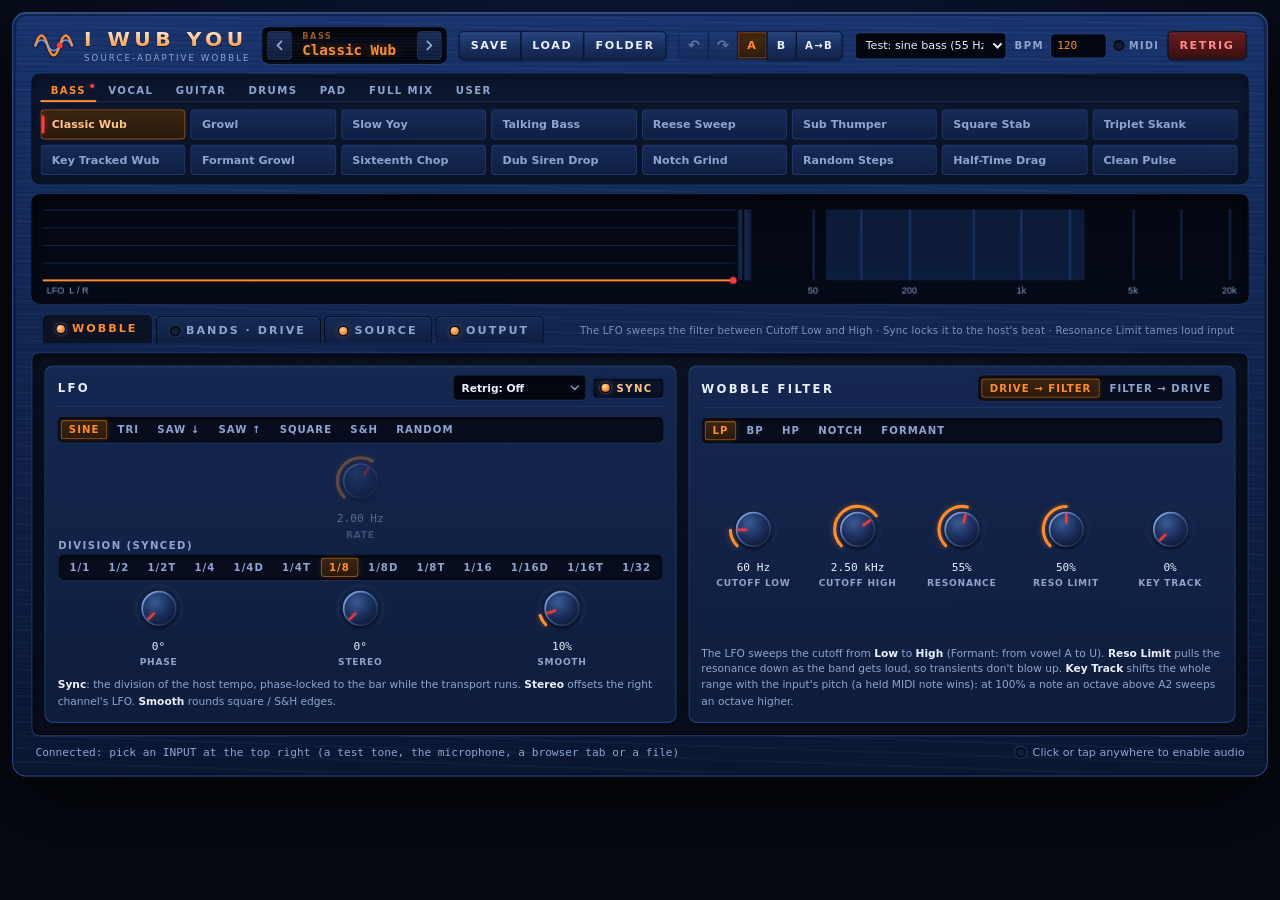
<file: docs/index.html>
<!doctype html>
<!--
  I Wub You v1.0.1, web build. ONE self-contained file: UI, DSP and factory presets.
  GENERATED by vst/webhost/build-web.ps1 from vst/ui + vst/webhost: edit those, not this file.
  Open in Chrome or Edge (works straight from disk with the built-in test sources; start.bat serves it for the
  lower-latency AudioWorklet path and the microphone / tab / file inputs).
-->
<html lang="en">
<head>
  <meta charset="utf-8">
  <meta name="viewport" content="width=device-width, initial-scale=1, minimum-scale=1, maximum-scale=1, user-scalable=no, viewport-fit=cover">
  <title>I Wub You v1.0.1</title>
  <style>
/* ===========================================================================
   I Wub You: a deep-blue chassis with a darker control plate let into it,
   steel-blue hardware, orange lamps and value arcs, red for what is live:
   the filter cutoff, pointers, the wobble lamps and anything dangerous.
   Every colour is a token below; the class names belong to the widgets
   (knob.js, controls.js, scope.js) and to app.js, so a restyle stays here.
   Lettering: Bahnschrift (condensed, like an engraved panel) for labels and
   buttons, Segoe UI for prose, Cascadia Mono for readouts.
   =========================================================================== */
:root {
  --bg: #050912;
  --chassis-1: #142a5a;           /* blue chassis */
  --chassis-2: #0a1733;
  --chassis-edge: #2c4f96;
  --plate: #0a1224;               /* control plate */
  --plate-2: #070d1c;
  --plate-edge: #1c3263;
  --panel: #0f1d3b;               /* panels */
  --panel-2: #142751;
  --panel-edge: #23407a;
  --panel-edge-hi: #3a62b5;
  --screen: #03060e;
  --text: #e9effc;
  --muted: #8ea4cf;
  --faint: #4b6396;
  --blue: #3b82ff;                /* secondary accent: tracks, right-channel traces */
  --blue-hi: #7fb0ff;
  --accent: #ff8c2a;              /* orange: lamps, value arcs, the active tab */
  --accent-hi: #ffc48a;
  --accent-glow: rgba(255, 140, 42, 0.45);
  --accent-dim: #9a4f12;
  --accent-bg: #2a1a0a;
  --red: #ff3b3b;                 /* highlights: pointers, cutoff, wobbling lamps, danger */
  --red-hi: #ff8a8a;
  --red-glow: rgba(255, 59, 59, 0.45);
  --red-dim: #7a1c1c;
  --track: #16264a;
  --danger: #ff8a8a;
  --danger-bg: #2c1010;
  --danger-edge: #6a2222;
  --ok: #8cc28f;
  --scope-grid: #16264a;
  --scope-sweep: rgba(59, 130, 255, 0.16);
  --scope-band: rgba(255, 140, 42, 0.08);
  --sans: "Segoe UI Variable Text", "Segoe UI", system-ui, -apple-system, sans-serif;
  --label: "Bahnschrift", "Segoe UI Variable Small", "Segoe UI", system-ui, sans-serif;
  --mono: "Cascadia Mono", "Consolas", ui-monospace, monospace;
}

* { box-sizing: border-box; }
html, body { margin: 0; }
body {
  min-height: 100vh;
  background: radial-gradient(1400px 700px at 50% -20%, #0f2150 0%, var(--bg) 60%) var(--bg);
  color: var(--text);
  font-family: var(--sans);
  overflow: hidden;
  -webkit-font-smoothing: antialiased;
}
button { font-family: inherit; color: inherit; }

/* the console is laid out at a fixed size and scaled to fit the window (app.js fit()) */
.synth {
  position: absolute; left: 50%; top: 12px; transform-origin: top center;
  width: 1240px;
  /* brushed blue steel: a fine horizontal grain over a gradient, a lit top edge */
  background:
    repeating-linear-gradient(0deg, rgba(0, 0, 0, 0.14) 0 1px, transparent 1px 5px),
    repeating-linear-gradient(2deg, rgba(160, 200, 255, 0.035) 0 2px, transparent 2px 13px),
    linear-gradient(180deg, #1a3570 0%, var(--chassis-1) 28%, var(--chassis-2) 100%);
  border: 1px solid var(--chassis-edge);
  border-radius: 14px;
  padding: 14px 18px 16px;
  box-shadow: 0 30px 80px rgba(0, 0, 0, 0.7), inset 0 1px 0 rgba(170, 200, 255, 0.22),
              inset 0 0 0 3px rgba(10, 20, 50, 0.5), inset 0 -2px 0 rgba(0, 0, 0, 0.4);
  display: flex; flex-direction: column; gap: 10px;
  user-select: none;
}

/* ------------------------------------------------------------- lettering --- */
.ctl-label, .panel-title, .knob-label, .pd-label, .indicator, .cat-tab, .page-tab, .seg button, .power, .pd-btn,
.phase-tag, .modal-title, .strip-title, .meter-db, .sub-title, .detected {
  font-family: var(--label); font-stretch: semi-condensed;
}
.ctl-label, .knob-label, .pd-label {
  font-size: 10px; letter-spacing: 0.14em; text-transform: uppercase; color: var(--muted); font-weight: 600;
}
.panel-title { font-size: 11.5px; letter-spacing: 0.2em; text-transform: uppercase; color: var(--text); font-weight: 700; white-space: nowrap; }

/* ---------------------------------------------------------------- lamps --- */
.led {
  display: inline-block; width: 8px; height: 8px; border-radius: 50%;
  background: #141f3a;
  box-shadow: inset 0 1px 1px rgba(0, 0, 0, 0.7), 0 0 0 1.5px #050a16, 0 0 0 2.5px #22365f;
  flex: none; transition: background 60ms, box-shadow 60ms;
}
.led.on, .power.on .led {
  background: radial-gradient(circle at 40% 35%, #ffe0b8, var(--accent) 55%, #c9641c);
  box-shadow: 0 0 0 1.5px #050a16, 0 0 0 2.5px #22365f, 0 0 9px var(--accent-glow), 0 0 3px var(--accent);
}
.led.red.on, .power.wob.on .led {
  background: radial-gradient(circle at 40% 35%, #ffd0d0, var(--red) 55%, #b01c1c);
  box-shadow: 0 0 0 1.5px #050a16, 0 0 0 2.5px #22365f, 0 0 9px var(--red-glow), 0 0 3px var(--red);
}

/* -------------------------------------------------------------- top bar --- */
.topbar { display: flex; align-items: center; gap: 12px; flex-wrap: nowrap; padding: 0 2px; }
.brand { display: flex; align-items: center; gap: 10px; line-height: 1.1; flex: none; }
.brand-logo { width: 40px; height: 34px; flex: none; filter: drop-shadow(0 1px 1px rgba(0, 0, 0, 0.6)); }
.brand-logo .bl-wave { fill: none; stroke: var(--accent); stroke-width: 2.6; stroke-linecap: round; }
.brand-logo .bl-wave2 { fill: none; stroke: var(--blue-hi); stroke-width: 1.6; stroke-linecap: round; opacity: 0.8; }
.brand-logo .bl-dot { fill: var(--red); }
.brand-text { display: flex; flex-direction: column; white-space: nowrap; }
.brand-mark {
  font-family: var(--label); font-size: 20px; font-weight: 700; letter-spacing: 0.22em;
  background: linear-gradient(180deg, #fff3e4 0%, var(--accent-hi) 45%, var(--accent) 100%);
  -webkit-background-clip: text; background-clip: text; color: transparent;
  filter: drop-shadow(0 1px 0 rgba(0, 0, 0, 0.55));
}
.brand-sub { font-family: var(--label); font-stretch: semi-condensed; font-size: 8.5px; letter-spacing: 0.24em; color: var(--muted); margin-top: 3px; }

/* the preset display: an orange LCD behind glass */
.patch-display {
  position: relative; flex: 1; min-width: 120px; height: 36px; display: flex; align-items: center; gap: 4px;
  background: linear-gradient(180deg, #020408, #060b16 40%, #030610); border: 1px solid #000; border-radius: 6px; padding: 3px 4px;
  box-shadow: inset 0 2px 8px rgba(0, 0, 0, 0.9), 0 1px 0 rgba(170, 200, 255, 0.08);
}
.patch-display::after {
  content: ""; position: absolute; inset: 0; border-radius: 6px; pointer-events: none;
  background: repeating-linear-gradient(180deg, rgba(255, 255, 255, 0.025) 0 1px, transparent 1px 3px);
}
.pd-text { flex: 1; min-width: 0; display: flex; flex-direction: column; justify-content: center; padding: 0 6px; line-height: 1.1; }
.pd-label { font-size: 8px; color: #9a5a1f; letter-spacing: 0.2em; }
.pd-name {
  font-family: var(--mono); color: var(--accent); font-size: 14px; font-weight: 600; text-shadow: 0 0 10px var(--accent-glow);
  white-space: nowrap; overflow: hidden; text-overflow: ellipsis;
}
.pd-step {
  flex: none; width: 24px; height: 28px; padding: 0; display: flex; align-items: center; justify-content: center;
  background: linear-gradient(180deg, #1a2d58, #0f1c3a); border: 1px solid #22386a; border-radius: 4px; cursor: pointer;
}
.pd-step svg { width: 12px; height: 12px; fill: none; stroke: var(--muted); stroke-width: 1.8; stroke-linecap: round; stroke-linejoin: round; }
.pd-step:hover svg { stroke: var(--accent); }
.pd-step:active { transform: translateY(1px); }

/* buttons: dark blue bakelite with a lit top edge; groups are joined into one bar */
.pd-btn {
  background: linear-gradient(180deg, #27437f 0%, #182e5e 60%, #122449 100%); border: 1px solid #0a1430; border-radius: 5px;
  height: 28px; padding: 0 11px; font-size: 11px; font-weight: 700; letter-spacing: 0.14em; color: var(--text); cursor: pointer;
  box-shadow: inset 0 1px 0 rgba(170, 200, 255, 0.16), 0 1px 2px rgba(0, 0, 0, 0.6);
}
.pd-btn:hover { background: linear-gradient(180deg, #30529a, #1d3870 60%, #162b58); }
.pd-btn:active { box-shadow: inset 0 2px 4px rgba(0, 0, 0, 0.6); transform: translateY(1px); }
.pd-btn:disabled { opacity: 0.35; cursor: default; }
.pd-btn.primary { background: linear-gradient(180deg, #5a3110, #351c08); border-color: var(--accent-dim); color: var(--accent); }
.pd-btn.primary:hover { border-color: var(--accent); }
.pd-btn.danger { background: var(--danger-bg); border-color: var(--danger-edge); color: var(--danger); }
.preset-actions, .history { display: flex; }
.preset-actions .pd-btn, .history .pd-btn { border-radius: 0; margin-left: -1px; }
.preset-actions .pd-btn:first-child, .history .pd-btn:first-child { border-radius: 5px 0 0 5px; margin-left: 0; }
.preset-actions .pd-btn:last-child, .history .pd-btn:last-child { border-radius: 0 5px 5px 0; }
.pd-btn.icon { padding: 0 8px; font-size: 14px; letter-spacing: 0; font-family: var(--sans); }
.pd-btn.ab { padding: 0 9px; }
.pd-btn.ab.on { color: var(--accent); background: linear-gradient(180deg, #4a2c10, #2f1d0c); box-shadow: inset 0 0 0 1px var(--accent-dim), inset 0 1px 6px rgba(0, 0, 0, 0.5); }
.pd-btn.ab-copy { padding: 0 8px; font-size: 10px; }
.pd-btn.small { height: 22px; padding: 0 9px; font-size: 9.5px; }
.pd-btn.retrig { background: linear-gradient(180deg, #6a1c1c, #3a1010); border-color: #1a0606; color: var(--red-hi); }
.pd-btn.retrig:hover { background: linear-gradient(180deg, #7e2323, #461414); }
.top-controls { display: flex; align-items: center; gap: 8px; flex: none; }
.input-pick, .tempo-pick { display: flex; align-items: center; gap: 6px; }
.input-pick select, .tempo-pick input { background: var(--screen); color: var(--text); border: 1px solid var(--panel-edge); border-radius: 5px; padding: 5px 6px; font: 11px var(--sans); max-width: 150px; }
.tempo-pick input { width: 56px; font-family: var(--mono); color: var(--accent); }
/* the web build adds the INPUT picker and the BPM field: drop the INPUT label and the BPM readout (the field shows it) */
body.web .input-pick .ctl-label, body.web .indicator.tempo { display: none; }
body:not(.web) .web-only { display: none; }
.indicator { display: flex; align-items: center; gap: 6px; font-size: 9.5px; letter-spacing: 0.14em; color: var(--muted); font-weight: 600; }
#bpm-readout { font-family: var(--mono); color: var(--text); letter-spacing: 0; }

/* ======================================================== preset browser === */
.browser {
  background: linear-gradient(180deg, #0c172f, #091226); border: 1px solid #060c1a; border-radius: 8px; padding: 4px 8px 8px;
  display: flex; flex-direction: column; gap: 7px;
  box-shadow: inset 0 1px 0 rgba(170, 200, 255, 0.04), inset 0 2px 8px rgba(0, 0, 0, 0.5);
}
.cat-tabs { display: flex; flex-wrap: wrap; gap: 2px; border-bottom: 1px solid #1a2c55; }
.cat-tab {
  position: relative; background: transparent; border: none; border-bottom: 2px solid transparent; margin-bottom: -1px; padding: 6px 10px 4px;
  font-size: 10px; font-weight: 700; letter-spacing: 0.14em; text-transform: uppercase; color: var(--muted); cursor: pointer;
}
.cat-tab:hover { color: var(--text); }
.cat-tab.active { color: var(--accent); border-bottom-color: var(--accent); }
.cat-tab.has-current::after { content: ""; position: absolute; top: 5px; right: 2px; width: 4px; height: 4px; border-radius: 50%; background: var(--red); box-shadow: 0 0 4px var(--red-glow); }
/* 16 presets per category: 8 columns x 2 rows, all visible; more (user presets) scroll */
.preset-grid { display: grid; grid-template-columns: repeat(8, minmax(0, 1fr)); grid-auto-rows: 30px; gap: 5px; height: 65px; overflow-y: auto; padding-right: 2px; }
.preset-btn {
  position: relative; display: flex; align-items: center; padding: 0 18px 0 10px;
  background: linear-gradient(180deg, #152a56, #0f1f42); border: 1px solid #22386a; border-radius: 4px;
  font-size: 11px; font-weight: 600; text-align: left; cursor: pointer; min-width: 0; color: var(--muted);
  box-shadow: inset 0 1px 0 rgba(170, 200, 255, 0.05);
}
.preset-btn::before { content: ""; position: absolute; left: 0; top: 5px; bottom: 5px; width: 3px; border-radius: 0 2px 2px 0; background: transparent; }
.preset-btn:hover { border-color: var(--panel-edge-hi); color: var(--text); }
.preset-btn:active { transform: translateY(1px); }
.preset-btn.selected { border-color: var(--accent-dim); background: linear-gradient(180deg, #3a2410, #2a1a0c); color: var(--accent-hi); }
.preset-btn.selected::before { background: var(--red); box-shadow: 0 0 6px var(--red-glow); }
.pb-name { white-space: nowrap; overflow: hidden; text-overflow: ellipsis; }
.pb-del { position: absolute; right: 4px; top: 50%; transform: translateY(-50%); width: 18px; height: 18px; line-height: 17px; text-align: center; border-radius: 4px; color: var(--muted); font-size: 14px; opacity: 0; }
.preset-btn:hover .pb-del { opacity: 1; }
.pb-del:hover { background: #3c1414; color: var(--danger); }
.grid-empty { grid-column: 1 / -1; grid-row: 1 / 3; align-self: center; font-size: 11px; color: var(--muted); line-height: 1.5; padding: 0 4px; }
.path { font-family: var(--mono); color: var(--text); font-size: 11px; word-break: break-all; }
.preset-grid::-webkit-scrollbar { width: 6px; }
.preset-grid::-webkit-scrollbar-thumb { background: #2c4a86; border-radius: 3px; }

/* ================================================================ scope ==== */
.scope-strip {
  background: linear-gradient(180deg, #030711, #050a18); border: 1px solid #000; border-radius: 8px; padding: 6px 10px 4px;
  box-shadow: inset 0 2px 10px rgba(0, 0, 0, 0.9), 0 1px 0 rgba(170, 200, 255, 0.07);
}
.scope { display: block; width: 100%; height: 96px; }

/* ================================================= page tabs + the plate === */
.page-tabs { display: flex; align-items: flex-end; gap: 3px; padding: 0 10px; margin-bottom: -1px; position: relative; z-index: 1; }
.page-tab {
  display: flex; align-items: center; gap: 7px; border: 1px solid #060c1a; border-bottom: none; border-radius: 6px 6px 0 0;
  background: linear-gradient(180deg, #152a56, #0f1f42); padding: 7px 14px 6px; font-size: 11px; font-weight: 700; letter-spacing: 0.18em;
  color: var(--muted); cursor: pointer; white-space: nowrap; flex: none; box-shadow: inset 0 1px 0 rgba(170, 200, 255, 0.08);
}
.page-tab:hover { color: var(--text); }
.page-tab.active { color: var(--accent); background: var(--plate); border-color: var(--plate-edge); padding-bottom: 8px; box-shadow: none; }
.page-hint { margin-left: auto; font-family: var(--sans); font-size: 10px; color: var(--muted); opacity: 0.85; letter-spacing: 0.02em; padding: 0 4px 7px 10px; min-width: 0; white-space: nowrap; overflow: hidden; text-overflow: ellipsis; }
/* the plate: dark blue, let into the chassis; every page fills it */
.pages {
  display: grid; padding: 12px; border: 1px solid var(--plate-edge); border-radius: 8px;
  background:
    repeating-linear-gradient(45deg, rgba(255, 255, 255, 0.012) 0 2px, transparent 2px 4px),
    repeating-linear-gradient(-45deg, rgba(0, 0, 0, 0.12) 0 1px, transparent 1px 3px),
    radial-gradient(120% 90% at 50% 0%, var(--plate) 0%, var(--plate-2) 100%);
  box-shadow: inset 0 2px 10px rgba(0, 0, 0, 0.75), inset 0 0 0 1px rgba(0, 0, 0, 0.5), 0 1px 0 rgba(170, 200, 255, 0.07);
  min-height: 300px;
}
.page { grid-area: 1 / 1; display: flex; flex-direction: column; gap: 12px; min-width: 0; }
.page:not(.active) { visibility: hidden; pointer-events: none; }

/* --------------------------------------------------------------- panels --- */
.row { display: grid; gap: 12px; flex: 1 1 auto; }
.wobble-row { grid-template-columns: minmax(0, 1.5fr) minmax(0, 1.3fr); }
.bands-row-1 { grid-template-columns: minmax(0, 1fr); }
.bands-row-2 { grid-template-columns: repeat(3, minmax(0, 1fr)); }
.source-row { grid-template-columns: minmax(0, 1fr) minmax(0, 1.4fr) minmax(0, 1fr); }
.output-row { grid-template-columns: minmax(0, 1fr) minmax(0, 1.3fr) minmax(0, 0.9fr); }
.panel {
  background: linear-gradient(180deg, var(--panel-2), var(--panel)); border: 1px solid var(--panel-edge); border-radius: 8px;
  padding: 9px 12px 12px; display: flex; flex-direction: column; gap: 10px; min-width: 0;
  box-shadow: inset 0 1px 0 rgba(170, 200, 255, 0.07), 0 2px 6px rgba(0, 0, 0, 0.45); transition: opacity 150ms;
}
.panel.off .knob-row, .panel.off .field-grid, .panel.off .switch-row, .panel.off .seg { opacity: 0.4; }
.panel.inactive { opacity: 0.45; }
.panel-head {
  display: flex; align-items: center; justify-content: space-between; gap: 8px; min-height: 26px;
  padding-bottom: 6px; border-bottom: 1px solid rgba(170, 200, 255, 0.08);
}
.panel-head .seg, .panel-head .param-select { flex: none; }
.panel-head .param-select { width: auto; min-width: 120px; }
.panel-head .head-group { display: flex; align-items: center; gap: 8px; min-width: 0; margin-left: auto; }
.phase-tag {
  font-size: 8.5px; font-weight: 700; letter-spacing: 0.14em; color: var(--faint); border: 1px solid var(--panel-edge);
  border-radius: 4px; padding: 1px 5px; white-space: nowrap;
}
.power {
  display: flex; align-items: center; gap: 7px; background: linear-gradient(180deg, #0c1730, #081024); border: 1px solid #050a16; border-radius: 4px;
  padding: 3px 9px 3px 7px; font-size: 10px; letter-spacing: 0.14em; font-weight: 700; color: var(--muted); cursor: pointer; white-space: nowrap;
  box-shadow: inset 0 1px 3px rgba(0, 0, 0, 0.7), 0 1px 0 rgba(170, 200, 255, 0.06);
}
.power:hover { color: var(--text); }
.power.on { color: var(--accent-hi); }
.power.wob.on { color: var(--red-hi); }
.panel-note { font-size: 10.5px; color: var(--muted); line-height: 1.5; }
.sub-title { font-size: 10px; letter-spacing: 0.18em; text-transform: uppercase; color: var(--muted); font-weight: 700; padding-top: 4px; border-top: 1px solid rgba(170, 200, 255, 0.08); }
.panel-note b { color: var(--text); font-weight: 600; }
.detected { font-size: 10px; letter-spacing: 0.14em; color: var(--muted); font-weight: 700; display: flex; align-items: center; gap: 6px; }
.detected b { color: var(--accent); font-weight: 700; font-family: var(--mono); letter-spacing: 0; }
.detected b.hot { color: var(--red-hi); text-shadow: 0 0 6px var(--red-glow); }
.mini-meter { width: 44px; height: 6px; background: #03060e; border: 1px solid #000; border-radius: 3px; overflow: hidden; box-shadow: inset 0 1px 2px rgba(0, 0, 0, 0.8); }
.mini-meter > div { height: 100%; width: 0; background: linear-gradient(90deg, var(--accent-dim), var(--accent)); transition: width 60ms linear; }

/* ---------------------------------------------------------------- knobs --- */
.knob-row { display: flex; justify-content: space-around; align-items: flex-start; align-content: center; gap: 0; flex-wrap: wrap; flex: 1 1 auto; }
.knob-row.left { justify-content: flex-start; }
.knob { display: flex; flex-direction: column; align-items: center; gap: 3px; width: 60px; }
.knob-svg { width: 56px; height: 56px; cursor: ns-resize; touch-action: none; outline: none; overflow: visible; }
.knob-svg:focus-visible .k-face { stroke: var(--accent); }
.k-track { fill: none; stroke: var(--track); stroke-width: 3.5; stroke-linecap: round; }
.k-value { fill: none; stroke: var(--accent); stroke-width: 3.5; stroke-linecap: round; filter: drop-shadow(0 0 3px var(--accent-glow)); }
.k-tick { fill: var(--faint); }
.k-face { fill: url(#knobFace); stroke: url(#knobRim); stroke-width: 2; filter: drop-shadow(0 2px 2px rgba(0, 0, 0, 0.65)); }
.k-pointer { stroke: var(--red); stroke-width: 2.6; stroke-linecap: round; filter: drop-shadow(0 0 2px var(--red-glow)); }
.knob:hover .k-track { stroke: #22386a; }
.knob-value { font-family: var(--mono); font-size: 11px; color: var(--text); min-height: 14px; white-space: nowrap; }
.knob.active .knob-value { color: var(--accent); text-shadow: 0 0 6px var(--accent-glow); }
.knob-label { font-size: 9px; letter-spacing: 0.08em; white-space: nowrap; }

/* -------------------------------------------------- switches / choices ---- */
.switch-row { display: flex; align-items: center; justify-content: space-between; gap: 6px; flex-wrap: wrap; }
.switch-row.left { justify-content: flex-start; gap: 10px; }
.seg {
  display: inline-flex; background: #070d1c; border: 1px solid #040812; border-radius: 5px; padding: 2px; gap: 2px; flex-wrap: wrap;
  box-shadow: inset 0 1px 3px rgba(0, 0, 0, 0.7), 0 1px 0 rgba(170, 200, 255, 0.06);
}
.seg button { background: transparent; border: none; border-radius: 3px; padding: 4px 8px; font-size: 10px; font-weight: 700; letter-spacing: 0.1em; white-space: nowrap; text-transform: uppercase; color: var(--muted); cursor: pointer; }
.seg button:not(:disabled):hover { color: var(--text); }
.seg button:disabled { opacity: 0.3; cursor: default; }
.seg button.on { background: linear-gradient(180deg, #3b250f, #2a1a0b); color: var(--accent); box-shadow: inset 0 0 0 1px var(--accent-dim), 0 0 6px rgba(255, 140, 42, 0.15); }
.seg button:focus-visible { outline: 1px solid var(--accent); }
.param-select {
  min-width: 0; width: 100%; appearance: none; -webkit-appearance: none;
  background: var(--screen) url("data:image/svg+xml,%3Csvg xmlns='http://www.w3.org/2000/svg' viewBox='0 0 10 6'%3E%3Cpath d='M1 1l4 4 4-4' fill='none' stroke='%238ea4cf' stroke-width='1.5' stroke-linecap='round'/%3E%3C/svg%3E") no-repeat right 5px center / 9px 6px;
  color: var(--text); border: 1px solid #040812; border-radius: 4px; padding: 5px 17px 5px 7px; font: 600 10.5px var(--sans); cursor: pointer;
  box-shadow: inset 0 1px 3px rgba(0, 0, 0, 0.7), 0 1px 0 rgba(170, 200, 255, 0.06);
}
.param-select:hover { color: var(--text); border-color: var(--panel-edge-hi); }
.param-select:focus-visible { outline: 1px solid var(--accent); }
.field { display: flex; flex-direction: column; gap: 4px; min-width: 0; }
.field-grid { display: grid; grid-template-columns: 1fr 1fr; gap: 8px 10px; align-items: end; }
.field-grid.three { grid-template-columns: 1fr 1fr 1fr; }

/* --------------------------------------------------------------- meters --- */
.meter-row { display: flex; gap: 16px; justify-content: center; align-items: flex-end; flex: 1 1 auto; }
.meter { display: flex; flex-direction: column; align-items: center; gap: 4px; }
.meter-well { position: relative; width: 14px; height: 110px; background: #03060e; border: 1px solid #000; border-radius: 3px; overflow: hidden; box-shadow: inset 0 1px 4px rgba(0, 0, 0, 0.9); }
.meter-fill { position: absolute; left: 0; right: 0; bottom: 0; height: 0; background: linear-gradient(180deg, var(--red) 0%, var(--accent) 12%, var(--accent) 70%, var(--blue) 100%); transition: height 40ms linear; }
.meter-peak { position: absolute; left: 0; right: 0; bottom: 0; height: 2px; background: var(--accent-hi); }
.meter-peak.hot { background: var(--red); box-shadow: 0 0 4px var(--red-glow); }
.meter-db { font-family: var(--mono); font-size: 10px; color: var(--muted); min-width: 24px; text-align: center; }

/* --------------------------------------------------------- band strips --- */
.strip-title { font-size: 11px; letter-spacing: 0.22em; font-weight: 700; color: var(--text); }
.strip-range { font-family: var(--mono); font-size: 10px; color: var(--muted); letter-spacing: 0; }
.panel.wobbling .strip-title { color: var(--red-hi); text-shadow: 0 0 8px var(--red-glow); }

/* ------------------------------------------------------------ statusbar --- */
.statusbar { display: flex; justify-content: space-between; align-items: center; gap: 12px; font-size: 11px; color: var(--muted); padding: 0 4px; }
.monitor { font-family: var(--mono); white-space: nowrap; overflow: hidden; text-overflow: ellipsis; }
.audio-status { display: flex; align-items: center; gap: 8px; white-space: nowrap; }

/* ---------------------------------------------------------------- modal --- */
.modal { position: fixed; inset: 0; background: rgba(0, 0, 0, 0.6); display: flex; align-items: center; justify-content: center; z-index: 10; }
.modal.hidden { display: none; }
.modal-card { width: 380px; background: linear-gradient(180deg, var(--panel-2), var(--panel)); border: 1px solid var(--panel-edge-hi); border-radius: 10px; padding: 18px; display: flex; flex-direction: column; gap: 12px; box-shadow: 0 20px 60px rgba(0, 0, 0, 0.7), inset 0 1px 0 rgba(170, 200, 255, 0.08); }
.modal-title { font-size: 13px; font-weight: 700; letter-spacing: 0.16em; text-transform: uppercase; color: var(--accent); }
.modal-body { font-size: 12px; color: var(--muted); line-height: 1.5; }
.modal-body b { color: var(--text); }
#modal-input { background: var(--screen); border: 1px solid var(--panel-edge); border-radius: 6px; color: var(--text); font: 14px var(--sans); padding: 8px 10px; outline: none; box-shadow: inset 0 1px 4px rgba(0, 0, 0, 0.8); }
#modal-input:focus { border-color: var(--accent-dim); }
.modal-actions { display: flex; justify-content: flex-end; gap: 8px; }

</style>
</head>
<body class="plugin">
  <!-- shared SVG defs: steel-blue knob face and rim -->
  <svg width="0" height="0" style="position:absolute" aria-hidden="true" focusable="false">
    <defs>
      <radialGradient id="knobFace" cx="38%" cy="30%" r="80%">
        <stop offset="0%" stop-color="#3a5a96"/>
        <stop offset="55%" stop-color="#1b2f5c"/>
        <stop offset="100%" stop-color="#0b1530"/>
      </radialGradient>
      <linearGradient id="knobRim" x1="0" y1="0" x2="1" y2="1">
        <stop offset="0%" stop-color="#9fc0ff"/>
        <stop offset="45%" stop-color="#3f5f9a"/>
        <stop offset="100%" stop-color="#101c3a"/>
      </linearGradient>
    </defs>
  </svg>

  <main class="synth">
    <header class="topbar">
      <div class="brand">
        <svg class="brand-logo" viewBox="0 0 40 34" aria-hidden="true">
          <path class="bl-wave" d="M2 17 C6 4, 10 4, 14 17 S22 30, 26 17 S34 4, 38 17"/>
          <path class="bl-wave2" d="M2 17 C6 10, 10 10, 14 17 S22 24, 26 17 S34 10, 38 17"/>
          <circle class="bl-dot" cx="26" cy="17" r="3"/>
        </svg>
        <div class="brand-text">
          <span class="brand-mark">I WUB YOU</span>
          <span class="brand-sub">SOURCE-ADAPTIVE WOBBLE</span>
        </div>
      </div>
      <div class="patch-display">
        <button id="preset-prev" type="button" class="pd-step" aria-label="Previous preset">
          <svg viewBox="0 0 12 12" aria-hidden="true"><path d="M8 2 4 6l4 4"/></svg>
        </button>
        <div class="pd-text">
          <span id="preset-cat" class="pd-label">PRESET</span>
          <span id="preset-name" class="pd-name"></span>
        </div>
        <button id="preset-next" type="button" class="pd-step" aria-label="Next preset">
          <svg viewBox="0 0 12 12" aria-hidden="true"><path d="m4 2 4 4-4 4"/></svg>
        </button>
      </div>
      <div class="preset-actions">
        <button id="preset-save" type="button" class="pd-btn">SAVE</button>
        <button id="preset-load" type="button" class="pd-btn">LOAD</button>
        <button id="preset-folder" type="button" class="pd-btn" title="Open the preset folder">FOLDER</button>
      </div>
      <div class="history">
        <button id="undo-btn" type="button" class="pd-btn icon" title="Undo (Ctrl+Z)" aria-label="Undo">&#8630;</button>
        <button id="redo-btn" type="button" class="pd-btn icon" title="Redo (Ctrl+Y)" aria-label="Redo">&#8631;</button>
        <button id="ab-a" type="button" class="pd-btn ab" title="Compare: setting A">A</button>
        <button id="ab-b" type="button" class="pd-btn ab" title="Compare: setting B">B</button>
        <button id="ab-copy" type="button" class="pd-btn ab-copy" title="Copy the current setting to the other slot">A&#8594;B</button>
      </div>
      <div class="top-controls">
        <label class="input-pick web-only">
          <span class="ctl-label">INPUT</span>
          <select id="input-select"><option value="tone">Test: sine bass</option></select>
        </label>
        <label class="tempo-pick web-only" title="Tempo for the synced LFO (the plugin takes the host's)">
          <span class="ctl-label">BPM</span>
          <input id="tempo-input" type="number" min="20" max="300" step="0.1" value="120">
        </label>
        <span class="indicator tempo" title="Host transport"><span class="led" id="play-led"></span><span id="bpm-readout">120</span></span>
        <span class="indicator" title="A MIDI note (retrigger / key tracking)"><span class="led" id="midi-led"></span>MIDI</span>
        <button id="retrig-btn" type="button" class="pd-btn retrig" title="Restart the LFO from phase 0">RETRIG</button>
      </div>
    </header>

    <section class="browser" aria-label="Presets">
      <div class="cat-tabs" id="cat-tabs" role="tablist"></div>
      <div class="preset-grid" id="preset-grid"></div>
    </section>

    <section class="scope-strip">
      <canvas id="scope" class="scope" width="1180" height="96" aria-label="LFO and cutoff display"></canvas>
    </section>

    <nav class="page-tabs" role="tablist" aria-label="Sections">
      <button type="button" class="page-tab" data-page="wobble" role="tab"><span class="led" id="wobble-led"></span>WOBBLE</button>
      <button type="button" class="page-tab" data-page="bands" role="tab"><span class="led" id="bands-led"></span>BANDS · DRIVE</button>
      <button type="button" class="page-tab" data-page="source" role="tab"><span class="led" id="source-led"></span>SOURCE</button>
      <button type="button" class="page-tab" data-page="output" role="tab"><span class="led" id="output-led"></span>OUTPUT</button>
      <span class="page-hint" id="page-hint"></span>
    </nav>
    <div class="pages">
      <div class="page" data-page="wobble">
        <section class="row wobble-row" id="wobble-row"></section>
      </div>
      <div class="page" data-page="bands">
        <section class="row bands-row-1" id="bands-row-1"></section>
        <section class="row bands-row-2" id="bands-row-2"></section>
      </div>
      <div class="page" data-page="source">
        <section class="row source-row" id="source-row"></section>
      </div>
      <div class="page" data-page="output">
        <section class="row output-row" id="output-row"></section>
      </div>
    </div>

    <footer class="statusbar">
      <span id="monitor" class="monitor">Connecting to plugin…</span>
      <span class="audio-status"><span class="led" id="audio-led"></span><span id="audio-info">—</span></span>
    </footer>
  </main>

  <div id="modal" class="modal hidden" role="dialog" aria-modal="true" aria-labelledby="modal-title">
    <div class="modal-card">
      <div id="modal-title" class="modal-title"></div>
      <div id="modal-body" class="modal-body"></div>
      <input id="modal-input" type="text" maxlength="60" spellcheck="false" autocomplete="off">
      <div class="modal-actions">
        <button id="modal-cancel" type="button" class="pd-btn">CANCEL</button>
        <button id="modal-ok" type="button" class="pd-btn primary">OK</button>
      </div>
    </div>
  </div>

  <script>
// ============================================================================
//  Parameter definitions. Must match vst/Source/Params.h exactly (IDs, ranges,
//  defaults, skew, choice lists, ORDER); tests/check-params.ps1 compares them.
//  New parameters are only appended. The web build is generated from this file.
// ============================================================================
'use strict';

const SOURCES = ['Auto', 'Bass', 'Vocal', 'Guitar', 'Drums', 'Pad', 'Full Mix'];
const HARM_MODES = ['Auto', 'Always'];
const HARM_SHAPES = ['Shaper', 'Saw', 'Square'];
const BANDS = ['Single', '3-Band'];
const OVERSAMPLE = ['1x', '2x', '4x'];
const DRIVE_POS = ['Pre Filter', 'Post Filter'];
const FILTER_TYPES = ['Low-pass', 'Band-pass', 'High-pass', 'Notch', 'Formant'];
const LFO_SHAPES = ['Sine', 'Triangle', 'Saw Down', 'Saw Up', 'Square', 'Sample & Hold', 'Smooth Random'];
const LFO_DIVS = ['1/1', '1/2', '1/2T', '1/4', '1/4D', '1/4T', '1/8', '1/8D', '1/8T', '1/16', '1/16D', '1/16T', '1/32'];
const LFO_DIV_BEATS = [4, 2, 4 / 3, 1, 1.5, 2 / 3, 0.5, 0.75, 1 / 3, 0.25, 0.375, 1 / 6, 0.125];
const LFO_RETRIGS = ['Off', 'MIDI Note'];
const STEREO_MODES = ['Stereo', 'Mono Sum', 'Mid-Side'];
const BAND_IDS = ['lo', 'mid', 'hi'];
const BAND_NAMES = ['Low', 'Mid', 'High'];

const NOTE_NAMES = ['C', 'C#', 'D', 'D#', 'E', 'F', 'F#', 'G', 'G#', 'A', 'A#', 'B'];
function midiNoteName(n) { return NOTE_NAMES[((n % 12) + 12) % 12] + (Math.floor(n / 12) - 1); }

// ---- builders (same shapes as Params.h) ----------------------------------------
const P = (id, name, group, min, max, def, unit, extra) =>
  Object.assign({ id, name, group, type: 'float', min, max, def, unit: unit || '' }, extra || {});
const L = (id, name, group, min, max, def, unit) => P(id, name, group, min, max, def, unit, { skew: 'log' });
const B = (id, name, group, def) => ({ id, name, group, type: 'bool', min: 0, max: 1, step: 1, def: def ? 1 : 0, unit: '' });
const C = (id, name, group, choices, def) =>
  ({ id, name, group, type: 'choice', min: 0, max: choices.length - 1, step: 1, def, choices, unit: '' });

// the five controls of one band strip
function bandParams(b) {
  const id = BAND_IDS[b], name = BAND_NAMES[b];
  return [
    B(`${id}Wob`, `${name} Wobble`, 'band', b !== 2 ? 1 : 0),
    P(`${id}Depth`, 'Depth', 'band', 0, 1, 1, '%'),
    P(`${id}Drive`, 'Drive', 'band', 0, 1, 0.3, '%'),
    P(`${id}Tone`, 'Tone', 'band', 0, 1, 0.7, '%'),
    P(`${id}Level`, 'Level', 'band', -24, 12, 0, 'dB'),
  ];
}
// band 0 low, 1 mid, 2 high; field: wob | depth | drive | tone | level
function bandId(band, field) { return BAND_IDS[band] + field[0].toUpperCase() + field.slice(1); }

const PARAM_DEFS = [
  // ---- input
  C('source', 'Source Type', 'input', SOURCES, 0),
  B('autoIn', 'Auto Gain', 'input', 1),
  P('inGain', 'Input', 'input', -24, 24, 0, 'dB'),
  // ---- harmonics (phase 2)
  B('harmOn', 'Harmonics', 'harm', 0),
  C('harmMode', 'Mode', 'harm', HARM_MODES, 0),
  C('harmShape', 'Shape', 'harm', HARM_SHAPES, 0),
  P('harmAmount', 'Amount', 'harm', 0, 1, 0.5, '%'),
  B('subOn', 'Sub Octave', 'harm', 0),
  P('subAmount', 'Sub', 'harm', 0, 1, 0.5, '%'),
  // ---- bands
  C('bands', 'Bands', 'bands', BANDS, 0),
  L('xLow', 'X-Over Low', 'bands', 60, 1000, 200, 'Hz'),
  L('xHigh', 'X-Over High', 'bands', 800, 12000, 2500, 'Hz'),
  C('os', 'Oversampling', 'bands', OVERSAMPLE, 1),
  C('drivePos', 'Drive Position', 'bands', DRIVE_POS, 0),
  ...bandParams(0), ...bandParams(1), ...bandParams(2),
  // ---- wobble filter
  C('filterType', 'Filter', 'filter', FILTER_TYPES, 0),
  L('cutoffLo', 'Cutoff Low', 'filter', 20, 20000, 120, 'Hz'),
  L('cutoffHi', 'Cutoff High', 'filter', 20, 20000, 4000, 'Hz'),
  P('reso', 'Resonance', 'filter', 0, 1, 0.5, '%'),
  P('resoLimit', 'Reso Limit', 'filter', 0, 1, 0.5, '%'),
  P('keyTrack', 'Key Track', 'filter', 0, 1, 0, '%'),
  // ---- LFO
  C('lfoShape', 'Shape', 'lfo', LFO_SHAPES, 0),
  B('lfoSync', 'Sync', 'lfo', 1),
  L('lfoRate', 'Rate', 'lfo', 0.05, 20, 2, 'lfohz'),
  C('lfoDiv', 'Division', 'lfo', LFO_DIVS, 6),
  P('lfoPhase', 'Phase', 'lfo', 0, 360, 0, 'deg'),
  P('lfoStereo', 'Stereo', 'lfo', 0, 180, 0, 'deg'),
  P('lfoSmooth', 'Smooth', 'lfo', 0, 1, 0.1, '%'),
  C('lfoRetrig', 'Retrigger', 'lfo', LFO_RETRIGS, 0),
  // ---- transient preserve (phase 2)
  P('transPreserve', 'Transients', 'trans', 0, 1, 0, '%'),
  // ---- stereo
  C('stereoMode', 'Stereo Mode', 'stereo', STEREO_MODES, 0),
  P('monoBelow', 'Mono Below', 'stereo', 0, 300, 0, 'Hz'),
  // ---- output
  P('duck', 'Duck', 'output', 0, 1, 0, '%'),
  P('mix', 'Mix', 'output', 0, 1, 1, '%'),
  P('outGain', 'Output', 'output', -24, 24, 0, 'dB'),
  B('autoOut', 'Auto Output', 'output', 0),
  B('limiter', 'Limiter', 'output', 1),
];

const PARAM_BY_ID = Object.fromEntries(PARAM_DEFS.map(d => [d.id, d]));

function clamp(v, lo, hi) { return v < lo ? lo : v > hi ? hi : v; }

function defaultParamValues() {
  return Object.fromEntries(PARAM_DEFS.map(d => [d.id, d.def]));
}

// value <-> 0..1 normalized (same mapping the VST host sees)
function paramToNorm(d, v) {
  if (d.skew === 'log') return clamp(Math.log(v / d.min) / Math.log(d.max / d.min), 0, 1);
  return clamp((v - d.min) / (d.max - d.min), 0, 1);
}

function paramFromNorm(d, n) {
  n = clamp(n, 0, 1);
  let v = d.skew === 'log' ? d.min * Math.pow(d.max / d.min, n) : d.min + n * (d.max - d.min);
  if (d.step) v = Math.round(v / d.step) * d.step;
  return clamp(v, d.min, d.max);
}

function formatParam(d, v) {
  if (d.type === 'choice') return d.choices[clamp(Math.round(v), 0, d.choices.length - 1)];
  if (d.type === 'bool') return v >= 0.5 ? 'On' : 'Off';
  const sgn = (x) => (x > 0 ? '+' : '');
  switch (d.unit) {
    case 's':     return v < 1 ? `${Math.round(v * 1000)} ms` : `${v.toFixed(2)} s`;
    case 'Hz':    if (d.id === 'monoBelow' && v < 1) return 'Off';
                  return v >= 1000 ? `${(v / 1000).toFixed(v >= 10000 ? 1 : 2)} kHz` : `${Math.round(v)} Hz`;
    case 'lfohz': return `${v.toFixed(v < 1 ? 3 : v < 10 ? 2 : 1)} Hz`;
    case 'st':    return `${sgn(v)}${Math.round(v)} st`;
    case 'ct':    return `${sgn(v)}${Math.round(v)} ct`;
    case '%':     return `${Math.round(v * 100)}%`;
    case 'bip':   return `${v > 0.004 ? '+' : ''}${Math.round(v * 100)}%`;
    case 'dB':    return `${v > 0.05 ? '+' : ''}${v.toFixed(1)} dB`;
    case 'deg':   return `${Math.round(v)}°`;
    case 'ms':    return `${Math.round(v)} ms`;
    case 'count': return String(Math.round(v));
    case 'note':  return midiNoteName(Math.round(v));
    case 'oct':   return `${v > 0.005 ? '+' : ''}${v.toFixed(1)} oct`;
    default:      return v.toFixed(2);
  }
}

</script>
  <script>
// factory presets (vst/presets/factory_presets.json)
const FACTORY_JSON = {
 "format": "I Wub You Factory Presets",
 "version": 1,
 "note": "preset values = parameter defaults <- template chain (base first) <- preset params. Param ids as in vst/Source/Params.h. The templates srcBass .. srcMix carry each source type's defaults from dsp/Sources.h (the tests check they match), so a preset loads the whole source setup, as picking the type on the SOURCE page does. outGain per preset is set by tests/level-match.ps1 (-18 dBFS on the category's test source).",
 "templates": {
  "base": {
   "params": { "autoIn": 1, "os": 1, "limiter": 1, "mix": 1, "outGain": -6 }
  },
  "srcBass": {
   "base": "base",
   "params": { "source": 1, "bands": 0, "cutoffLo": 60, "cutoffHi": 2500, "reso": 0.55, "loWob": 1, "midWob": 1, "hiWob": 0,
               "loDrive": 0.45, "midDrive": 0.45, "hiDrive": 0.3, "xLow": 200, "xHigh": 2500, "filterType": 0, "monoBelow": 100,
               "transPreserve": 0, "harmOn": 1, "harmAmount": 0.5 }
  },
  "srcVocal": {
   "base": "base",
   "params": { "source": 2, "bands": 0, "cutoffLo": 200, "cutoffHi": 5000, "reso": 0.45, "loWob": 1, "midWob": 1, "hiWob": 0,
               "loDrive": 0.15, "midDrive": 0.15, "hiDrive": 0.1, "xLow": 200, "xHigh": 3500, "filterType": 1, "monoBelow": 0,
               "transPreserve": 0.3, "harmOn": 0, "harmAmount": 0.3 }
  },
  "srcGuitar": {
   "base": "base",
   "params": { "source": 3, "bands": 0, "cutoffLo": 150, "cutoffHi": 4000, "reso": 0.5, "loWob": 1, "midWob": 1, "hiWob": 0,
               "loDrive": 0.35, "midDrive": 0.35, "hiDrive": 0.2, "xLow": 250, "xHigh": 3000, "filterType": 0, "monoBelow": 0,
               "transPreserve": 0.4, "harmOn": 0, "harmAmount": 0.3 }
  },
  "srcDrums": {
   "base": "base",
   "params": { "source": 4, "bands": 1, "cutoffLo": 100, "cutoffHi": 3000, "reso": 0.4, "loWob": 1, "midWob": 1, "hiWob": 0,
               "loDrive": 0.2, "midDrive": 0.2, "hiDrive": 0.1, "xLow": 180, "xHigh": 4000, "filterType": 0, "monoBelow": 120,
               "transPreserve": 0.7, "harmOn": 0, "harmAmount": 0.3 }
  },
  "srcPad": {
   "base": "base",
   "params": { "source": 5, "bands": 0, "cutoffLo": 100, "cutoffHi": 6000, "reso": 0.6, "loWob": 1, "midWob": 1, "hiWob": 1,
               "loDrive": 0.1, "midDrive": 0.1, "hiDrive": 0.1, "xLow": 200, "xHigh": 2500, "filterType": 4, "monoBelow": 0,
               "transPreserve": 0, "harmOn": 0, "harmAmount": 0.3 }
  },
  "srcMix": {
   "base": "base",
   "params": { "source": 6, "bands": 1, "cutoffLo": 120, "cutoffHi": 3500, "reso": 0.4, "loWob": 1, "midWob": 1, "hiWob": 0,
               "loDrive": 0.15, "midDrive": 0.15, "hiDrive": 0.05, "xLow": 150, "xHigh": 3000, "filterType": 0, "monoBelow": 120,
               "transPreserve": 0.5, "harmOn": 0, "harmAmount": 0.3 }
  }
 },
 "categories": [
  {
   "name": "Bass",
   "presets": [
    { "name": "Classic Wub", "base": "srcBass", "params": { "lfoShape": 0, "lfoDiv": 6, "lfoSmooth": 0.1, "outGain": -9.3 } },
    { "name": "Growl", "base": "srcBass", "params": { "lfoShape": 1, "lfoDiv": 3, "midDrive": 0.7, "reso": 0.65, "cutoffLo": 90, "cutoffHi": 1800, "drivePos": 1, "outGain": -10.7 } },
    { "name": "Slow Yoy", "base": "srcBass", "params": { "lfoShape": 1, "lfoDiv": 1, "cutoffLo": 50, "cutoffHi": 3500, "reso": 0.7, "lfoSmooth": 0.2, "outGain": -9.5 } },
    { "name": "Talking Bass", "base": "srcBass", "params": { "filterType": 4, "lfoShape": 0, "lfoDiv": 3, "reso": 0.5, "midDrive": 0.35, "harmMode": 1, "harmShape": 1, "harmAmount": 0.8, "outGain": 13.7 } },
    { "name": "Reese Sweep", "base": "srcBass", "params": { "lfoShape": 2, "lfoDiv": 1, "cutoffLo": 80, "cutoffHi": 3000, "reso": 0.6, "midDrive": 0.55, "harmMode": 1, "harmShape": 1, "harmAmount": 0.6, "lfoSmooth": 0.2, "outGain": -8.0 } },
    { "name": "Sub Thumper", "base": "srcBass", "params": { "subOn": 1, "subAmount": 0.9, "harmOn": 0, "cutoffLo": 50, "cutoffHi": 900, "lfoShape": 0, "lfoDiv": 3, "reso": 0.4, "monoBelow": 150, "outGain": -12.3 } },
    { "name": "Square Stab", "base": "srcBass", "params": { "lfoShape": 4, "lfoDiv": 6, "lfoSmooth": 0.08, "duck": 0.35, "cutoffLo": 70, "cutoffHi": 2200, "reso": 0.6, "outGain": -7.8 } },
    { "name": "Triplet Skank", "base": "srcBass", "params": { "lfoShape": 1, "lfoDiv": 8, "cutoffLo": 90, "cutoffHi": 1800, "reso": 0.5, "midDrive": 0.5, "outGain": -8.1 } },
    { "name": "Key Tracked Wub", "base": "srcBass", "params": { "keyTrack": 1, "cutoffLo": 100, "cutoffHi": 2500, "lfoShape": 0, "lfoDiv": 6, "harmMode": 1, "harmShape": 1, "harmAmount": 0.5, "outGain": -10.0 } },
    { "name": "Formant Growl", "base": "srcBass", "params": { "filterType": 4, "lfoShape": 1, "lfoDiv": 1, "reso": 0.6, "harmMode": 1, "harmShape": 1, "harmAmount": 0.9, "midDrive": 0.5, "drivePos": 1, "outGain": 10.7 } },
    { "name": "Sixteenth Chop", "base": "srcBass", "params": { "lfoShape": 4, "lfoDiv": 9, "lfoSmooth": 0.04, "duck": 0.5, "cutoffLo": 60, "cutoffHi": 3000, "outGain": -7.3 } },
    { "name": "Dub Siren Drop", "base": "srcBass", "params": { "lfoShape": 2, "lfoDiv": 0, "cutoffLo": 40, "cutoffHi": 5000, "reso": 0.7, "lfoSmooth": 0.3, "outGain": -9.6 } },
    { "name": "Notch Grind", "base": "srcBass", "params": { "filterType": 3, "reso": 0.8, "lfoShape": 0, "lfoDiv": 3, "midDrive": 0.7, "os": 2, "cutoffLo": 150, "cutoffHi": 2500, "outGain": -9.9 } },
    { "name": "Random Steps", "base": "srcBass", "params": { "lfoShape": 5, "lfoDiv": 6, "lfoSmooth": 0.06, "cutoffLo": 70, "cutoffHi": 2800, "reso": 0.55, "outGain": -7.3 } },
    { "name": "Half-Time Drag", "base": "srcBass", "params": { "lfoShape": 0, "lfoDiv": 0, "cutoffLo": 55, "cutoffHi": 1500, "reso": 0.5, "lfoSmooth": 0.15, "midDrive": 0.35, "outGain": -8.5 } },
    { "name": "Clean Pulse", "base": "srcBass", "params": { "mix": 0.6, "midDrive": 0.1, "reso": 0.35, "lfoShape": 0, "lfoDiv": 3, "cutoffLo": 90, "cutoffHi": 2000, "duck": 0.2, "outGain": 0.9 } }
   ]
  },
  {
   "name": "Vocal",
   "presets": [
    { "name": "Vowel Wobble", "base": "srcVocal", "params": { "filterType": 4, "lfoShape": 0, "lfoDiv": 3, "lfoSmooth": 0.25, "outGain": 6.3 } },
    { "name": "Robot Chop", "base": "srcVocal", "params": { "filterType": 0, "lfoShape": 4, "lfoDiv": 6, "duck": 0.6, "lfoSmooth": 0.05, "cutoffLo": 300, "cutoffHi": 6000, "outGain": -0.7 } },
    { "name": "Gentle Sweep", "base": "srcVocal", "params": { "filterType": 0, "lfoShape": 0, "lfoDiv": 0, "reso": 0.3, "cutoffLo": 400, "cutoffHi": 8000, "mix": 0.7, "outGain": -1.7 } },
    { "name": "Stutter 16ths", "base": "srcVocal", "params": { "filterType": 1, "lfoShape": 5, "lfoDiv": 9, "lfoSmooth": 0.03, "reso": 0.55, "outGain": 5.1 } },
    { "name": "Telephone Wub", "base": "srcVocal", "params": { "filterType": 1, "cutoffLo": 600, "cutoffHi": 2500, "reso": 0.6, "midDrive": 0.4, "lfoShape": 1, "lfoDiv": 3, "outGain": 2.4 } },
    { "name": "Vocoder Vowels", "base": "srcVocal", "params": { "filterType": 4, "lfoShape": 3, "lfoDiv": 1, "lfoSmooth": 0.2, "reso": 0.6, "outGain": 8.4 } },
    { "name": "Whisper Gate", "base": "srcVocal", "params": { "filterType": 2, "lfoShape": 4, "lfoDiv": 9, "duck": 0.9, "mix": 0.8, "lfoSmooth": 0.06, "cutoffLo": 300, "cutoffHi": 1200, "outGain": 7.5 } },
    { "name": "Slow Formant Pad", "base": "srcVocal", "params": { "filterType": 4, "lfoShape": 0, "lfoDiv": 0, "lfoSmooth": 0.4, "mix": 0.7, "outGain": 5.7 } },
    { "name": "Triplet Tremor", "base": "srcVocal", "params": { "filterType": 1, "lfoShape": 1, "lfoDiv": 5, "reso": 0.5, "cutoffLo": 400, "cutoffHi": 3000, "outGain": 5.9 } },
    { "name": "Air Wobble", "base": "srcVocal", "params": { "filterType": 2, "cutoffLo": 1500, "cutoffHi": 8000, "reso": 0.4, "lfoShape": 0, "lfoDiv": 3, "mix": 0.8, "outGain": 10.1 } },
    { "name": "Wide Chorus Wub", "base": "srcVocal", "params": { "filterType": 0, "lfoStereo": 120, "lfoShape": 0, "lfoDiv": 1, "cutoffLo": 500, "cutoffHi": 6000, "reso": 0.3, "mix": 0.6, "outGain": -1.4 } },
    { "name": "Drill Repeat", "base": "srcVocal", "params": { "filterType": 0, "lfoShape": 4, "lfoDiv": 12, "lfoSmooth": 0.03, "duck": 0.7, "cutoffLo": 400, "cutoffHi": 5000, "outGain": -0.3 } },
    { "name": "Mid-Side Shimmer", "base": "srcVocal", "params": { "stereoMode": 2, "lfoStereo": 90, "filterType": 1, "reso": 0.5, "lfoShape": 0, "lfoDiv": 3, "cutoffLo": 800, "cutoffHi": 5000, "outGain": 4.0 } },
    { "name": "Key Tracked Vowel", "base": "srcVocal", "params": { "filterType": 4, "keyTrack": 0.7, "lfoShape": 0, "lfoDiv": 1, "reso": 0.55, "outGain": 5.0 } },
    { "name": "Grit Wobble", "base": "srcVocal", "params": { "filterType": 0, "midDrive": 0.6, "drivePos": 1, "os": 2, "cutoffLo": 300, "cutoffHi": 4000, "reso": 0.55, "lfoShape": 0, "lfoDiv": 6, "outGain": -10.6 } },
    { "name": "Random Vowels", "base": "srcVocal", "params": { "filterType": 4, "lfoShape": 5, "lfoDiv": 6, "lfoSmooth": 0.15, "reso": 0.5, "outGain": 7.9 } }
   ]
  },
  {
   "name": "Guitar",
   "presets": [
    { "name": "Wah Wobble", "base": "srcGuitar", "params": { "filterType": 1, "lfoShape": 0, "lfoDiv": 3, "reso": 0.6, "cutoffLo": 300, "cutoffHi": 2500, "outGain": 4.0 } },
    { "name": "Chug Gate", "base": "srcGuitar", "params": { "lfoShape": 4, "lfoDiv": 6, "duck": 1, "lfoSmooth": 0.04, "midDrive": 0.6, "cutoffLo": 200, "cutoffHi": 5000, "outGain": -6.7 } },
    { "name": "Dubwise Filter", "base": "srcGuitar", "params": { "lfoShape": 2, "lfoDiv": 0, "reso": 0.55, "cutoffLo": 120, "cutoffHi": 6000, "lfoSmooth": 0.15, "outGain": -7.2 } },
    { "name": "Notch Phaser", "base": "srcGuitar", "params": { "filterType": 3, "lfoShape": 1, "lfoDiv": 1, "reso": 0.7, "cutoffLo": 200, "cutoffHi": 3000, "lfoStereo": 90, "outGain": -5.5 } },
    { "name": "Auto-Wah Tracker", "base": "srcGuitar", "params": { "filterType": 1, "keyTrack": 0.5, "lfoShape": 1, "lfoDiv": 6, "reso": 0.65, "cutoffLo": 350, "cutoffHi": 2200, "outGain": 3.4 } },
    { "name": "Funk Sixteenths", "base": "srcGuitar", "params": { "filterType": 1, "lfoShape": 1, "lfoDiv": 9, "reso": 0.6, "cutoffLo": 300, "cutoffHi": 2500, "midDrive": 0.25, "outGain": 6.0 } },
    { "name": "Fuzz Wub", "base": "srcGuitar", "params": { "midDrive": 0.85, "os": 2, "drivePos": 0, "filterType": 0, "cutoffLo": 120, "cutoffHi": 3500, "reso": 0.55, "lfoShape": 0, "lfoDiv": 6, "midTone": 0.5, "outGain": -12.1 } },
    { "name": "Slow Phaser", "base": "srcGuitar", "params": { "filterType": 3, "lfoShape": 1, "lfoDiv": 0, "reso": 0.75, "lfoStereo": 90, "mix": 0.7, "cutoffLo": 300, "cutoffHi": 2500, "outGain": -4.2 } },
    { "name": "Tremolo Gate", "base": "srcGuitar", "params": { "lfoShape": 4, "lfoDiv": 6, "duck": 1, "lfoSmooth": 0.15, "filterType": 0, "cutoffLo": 3000, "cutoffHi": 8000, "reso": 0.2, "outGain": -2.8 } },
    { "name": "Three-Band Chug", "base": "srcGuitar", "params": { "bands": 1, "loWob": 1, "midWob": 1, "hiWob": 0, "xLow": 250, "xHigh": 3000, "lfoShape": 4, "lfoDiv": 6, "duck": 0.4, "loDrive": 0.6, "midDrive": 0.5, "lfoSmooth": 0.06, "outGain": -9.2 } },
    { "name": "Octave Fat", "base": "srcGuitar", "params": { "subOn": 1, "subAmount": 0.7, "filterType": 0, "cutoffLo": 120, "cutoffHi": 4000, "lfoShape": 0, "lfoDiv": 3, "reso": 0.45, "outGain": -10.4 } },
    { "name": "Random Wah", "base": "srcGuitar", "params": { "filterType": 1, "lfoShape": 6, "lfoDiv": 1, "reso": 0.6, "cutoffLo": 300, "cutoffHi": 2500, "outGain": 4.1 } },
    { "name": "Bright Sweep", "base": "srcGuitar", "params": { "filterType": 2, "lfoShape": 2, "lfoDiv": 0, "cutoffLo": 200, "cutoffHi": 5000, "reso": 0.4, "lfoSmooth": 0.2, "outGain": -0.8 } },
    { "name": "Formant Talkbox", "base": "srcGuitar", "params": { "filterType": 4, "lfoShape": 1, "lfoDiv": 3, "reso": 0.6, "midDrive": 0.45, "lfoSmooth": 0.2, "outGain": 5.1 } },
    { "name": "Dotted Eighth Pulse", "base": "srcGuitar", "params": { "lfoShape": 0, "lfoDiv": 7, "filterType": 0, "cutoffLo": 200, "cutoffHi": 4500, "reso": 0.5, "duck": 0.3, "outGain": -5.5 } },
    { "name": "Clean Stereo Swirl", "base": "srcGuitar", "params": { "lfoStereo": 180, "lfoShape": 0, "lfoDiv": 1, "midDrive": 0.1, "mix": 0.8, "filterType": 0, "cutoffLo": 400, "cutoffHi": 6000, "reso": 0.35, "outGain": -1.6 } }
   ]
  },
  {
   "name": "Drums",
   "presets": [
    { "name": "Wobbly Breaks", "base": "srcDrums", "params": { "lfoShape": 0, "lfoDiv": 6, "outGain": -5.3 } },
    { "name": "Pumping Lows", "base": "srcDrums", "params": { "midWob": 0, "lfoShape": 1, "lfoDiv": 3, "cutoffLo": 60, "cutoffHi": 400, "reso": 0.5, "duck": 0.3, "outGain": -0.8 } },
    { "name": "Crisp Hats Wub", "base": "srcDrums", "params": { "loWob": 0, "lfoShape": 0, "lfoDiv": 6, "cutoffLo": 250, "cutoffHi": 3000, "outGain": -6.8 } },
    { "name": "Smash & Wub", "base": "srcDrums", "params": { "loDrive": 0.6, "midDrive": 0.6, "hiDrive": 0.3, "lfoShape": 5, "lfoDiv": 6, "reso": 0.45, "os": 2, "outGain": -8.1 } },
    { "name": "Kick Pump", "base": "srcDrums", "params": { "duck": 0.7, "lfoShape": 4, "lfoDiv": 3, "lfoSmooth": 0.2, "loWob": 0, "midWob": 0, "hiWob": 0, "outGain": -6.1 } },
    { "name": "Snare Vowel", "base": "srcDrums", "params": { "filterType": 4, "loWob": 0, "midWob": 1, "hiWob": 0, "lfoShape": 5, "lfoDiv": 6, "lfoSmooth": 0.08, "reso": 0.5, "transPreserve": 0.8, "outGain": -6.1 } },
    { "name": "Hat Shimmer", "base": "srcDrums", "params": { "loWob": 0, "midWob": 0, "hiWob": 1, "filterType": 2, "cutoffLo": 2000, "cutoffHi": 10000, "lfoShape": 1, "lfoDiv": 9, "reso": 0.4, "outGain": -6.8 } },
    { "name": "Break Phaser", "base": "srcDrums", "params": { "filterType": 3, "loWob": 0, "midWob": 1, "hiWob": 1, "reso": 0.7, "lfoShape": 1, "lfoDiv": 1, "lfoStereo": 90, "transPreserve": 0.5, "outGain": -7.4 } },
    { "name": "Lo-Fi Crush", "base": "srcDrums", "params": { "loDrive": 0.7, "midDrive": 0.8, "hiDrive": 0.6, "loTone": 0.3, "midTone": 0.3, "hiTone": 0.3, "lfoShape": 0, "lfoDiv": 6, "cutoffLo": 200, "cutoffHi": 4000, "os": 2, "outGain": -7.9 } },
    { "name": "Triplet Roll", "base": "srcDrums", "params": { "lfoShape": 4, "lfoDiv": 8, "duck": 0.6, "lfoSmooth": 0.05, "loWob": 1, "midWob": 1, "hiWob": 0, "outGain": -6.2 } },
    { "name": "Sub Boom", "base": "srcDrums", "params": { "subOn": 1, "subAmount": 0.6, "loWob": 1, "midWob": 0, "hiWob": 0, "cutoffLo": 50, "cutoffHi": 300, "lfoShape": 0, "lfoDiv": 3, "reso": 0.45, "transPreserve": 0.9, "outGain": -4.5 } },
    { "name": "Random Chop", "base": "srcDrums", "params": { "lfoShape": 5, "lfoDiv": 9, "lfoSmooth": 0.04, "duck": 0.5, "loWob": 1, "midWob": 1, "hiWob": 1, "cutoffLo": 150, "cutoffHi": 5000, "outGain": -3.9 } },
    { "name": "Mid Wobble Only", "base": "srcDrums", "params": { "loWob": 0, "midWob": 1, "hiWob": 0, "filterType": 1, "cutoffLo": 300, "cutoffHi": 2500, "reso": 0.6, "lfoShape": 0, "lfoDiv": 6, "outGain": -6.6 } },
    { "name": "Half-Time Swell", "base": "srcDrums", "params": { "lfoShape": 3, "lfoDiv": 0, "loWob": 1, "midWob": 1, "hiWob": 1, "cutoffLo": 100, "cutoffHi": 8000, "lfoSmooth": 0.3, "transPreserve": 0.6, "outGain": -6.9 } },
    { "name": "Mono Thump", "base": "srcDrums", "params": { "stereoMode": 1, "loWob": 1, "midWob": 1, "hiWob": 0, "lfoShape": 1, "lfoDiv": 3, "cutoffLo": 80, "cutoffHi": 2500, "reso": 0.5, "outGain": -3.0 } },
    { "name": "Breakbeat Talk", "base": "srcDrums", "params": { "filterType": 4, "loWob": 0, "midWob": 1, "hiWob": 1, "lfoShape": 0, "lfoDiv": 3, "lfoSmooth": 0.2, "reso": 0.55, "outGain": -6.8 } }
   ]
  },
  {
   "name": "Pad",
   "presets": [
    { "name": "Ocean", "base": "srcPad", "params": { "filterType": 0, "lfoShape": 0, "lfoDiv": 0, "reso": 0.4, "lfoSmooth": 0.3, "outGain": -1.6 } },
    { "name": "Random Drift", "base": "srcPad", "params": { "filterType": 0, "lfoShape": 6, "lfoDiv": 1, "reso": 0.5, "lfoStereo": 120, "outGain": -3.4 } },
    { "name": "Wide Wobble", "base": "srcPad", "params": { "filterType": 0, "lfoShape": 1, "lfoDiv": 3, "lfoStereo": 90, "reso": 0.55, "outGain": -2.8 } },
    { "name": "Vowel Pad", "base": "srcPad", "params": { "filterType": 4, "lfoShape": 0, "lfoDiv": 0, "lfoSmooth": 0.4, "outGain": 9.9 } },
    { "name": "Slow Tide", "base": "srcPad", "params": { "filterType": 0, "lfoShape": 1, "lfoDiv": 0, "lfoSmooth": 0.5, "cutoffLo": 150, "cutoffHi": 5000, "reso": 0.45, "outGain": -2.9 } },
    { "name": "Glass Notch", "base": "srcPad", "params": { "filterType": 3, "lfoShape": 0, "lfoDiv": 1, "reso": 0.8, "lfoStereo": 60, "mix": 0.8, "outGain": -0.9 } },
    { "name": "Breathing Band", "base": "srcPad", "params": { "filterType": 1, "lfoShape": 0, "lfoDiv": 0, "reso": 0.5, "cutoffLo": 300, "cutoffHi": 3000, "mix": 0.7, "outGain": 5.9 } },
    { "name": "Choir Vowels", "base": "srcPad", "params": { "filterType": 4, "lfoShape": 6, "lfoDiv": 0, "lfoSmooth": 0.5, "reso": 0.55, "outGain": 10.1 } },
    { "name": "Pulse Pad", "base": "srcPad", "params": { "filterType": 0, "lfoShape": 4, "lfoDiv": 3, "lfoSmooth": 0.3, "duck": 0.4, "cutoffLo": 200, "cutoffHi": 6000, "reso": 0.4, "outGain": -0.6 } },
    { "name": "Three-Band Drift", "base": "srcPad", "params": { "bands": 1, "xLow": 300, "xHigh": 3000, "filterType": 0, "lfoShape": 6, "lfoDiv": 1, "loDepth": 0.5, "midDepth": 1, "hiDepth": 0.7, "cutoffLo": 150, "cutoffHi": 8000, "reso": 0.45, "outGain": -2.6 } },
    { "name": "Shimmer High", "base": "srcPad", "params": { "filterType": 2, "cutoffLo": 800, "cutoffHi": 8000, "lfoShape": 0, "lfoDiv": 1, "lfoStereo": 120, "reso": 0.4, "mix": 0.7, "outGain": 10.1 } },
    { "name": "Dark Swell", "base": "srcPad", "params": { "filterType": 0, "cutoffLo": 60, "cutoffHi": 1200, "lfoShape": 3, "lfoDiv": 0, "lfoSmooth": 0.4, "reso": 0.5, "outGain": -2.1 } },
    { "name": "Warm Drive Pad", "base": "srcPad", "params": { "filterType": 0, "midDrive": 0.5, "drivePos": 1, "midTone": 0.4, "cutoffLo": 200, "cutoffHi": 4000, "lfoShape": 0, "lfoDiv": 1, "reso": 0.35, "outGain": -8.9 } },
    { "name": "Key Tracked Formant", "base": "srcPad", "params": { "filterType": 4, "keyTrack": 1, "lfoShape": 0, "lfoDiv": 0, "lfoSmooth": 0.4, "reso": 0.6, "outGain": 8.1 } },
    { "name": "Mid-Side Breathe", "base": "srcPad", "params": { "stereoMode": 2, "lfoStereo": 180, "filterType": 0, "cutoffLo": 200, "cutoffHi": 5000, "lfoShape": 0, "lfoDiv": 0, "reso": 0.45, "outGain": -5.2 } },
    { "name": "Sixteenth Shimmer", "base": "srcPad", "params": { "filterType": 1, "lfoShape": 1, "lfoDiv": 9, "reso": 0.5, "cutoffLo": 500, "cutoffHi": 4000, "lfoSmooth": 0.1, "mix": 0.8, "outGain": 7.8 } }
   ]
  },
  {
   "name": "Full Mix",
   "presets": [
    { "name": "Mix Wub", "base": "srcMix", "params": { "lfoShape": 0, "lfoDiv": 6, "outGain": -5.3 } },
    { "name": "Fake Sidechain", "base": "srcMix", "params": { "loWob": 0, "midWob": 0, "lfoShape": 4, "lfoDiv": 3, "duck": 0.8, "lfoSmooth": 0.12, "outGain": -6.4 } },
    { "name": "Lo-Fi Sweep", "base": "srcMix", "params": { "bands": 0, "lfoShape": 2, "lfoDiv": 0, "cutoffLo": 300, "cutoffHi": 12000, "reso": 0.25, "midDrive": 0.3, "outGain": -8.4 } },
    { "name": "Bar Stutter", "base": "srcMix", "params": { "lfoShape": 5, "lfoDiv": 6, "lfoSmooth": 0.02, "reso": 0.5, "outGain": -6.5 } },
    { "name": "Quarter Pump", "base": "srcMix", "params": { "duck": 0.6, "lfoShape": 1, "lfoDiv": 3, "loWob": 0, "midWob": 0, "hiWob": 0, "lfoSmooth": 0.15, "outGain": -0.3 } },
    { "name": "Lows Only Wub", "base": "srcMix", "params": { "loWob": 1, "midWob": 0, "hiWob": 0, "cutoffLo": 60, "cutoffHi": 400, "lfoShape": 0, "lfoDiv": 6, "reso": 0.5, "outGain": -3.1 } },
    { "name": "Radio Filter", "base": "srcMix", "params": { "bands": 0, "filterType": 1, "cutoffLo": 500, "cutoffHi": 3000, "reso": 0.55, "lfoShape": 2, "lfoDiv": 0, "lfoSmooth": 0.3, "midDrive": 0.4, "outGain": 8.1 } },
    { "name": "DJ Sweep Up", "base": "srcMix", "params": { "bands": 0, "filterType": 2, "cutoffLo": 80, "cutoffHi": 8000, "lfoShape": 3, "lfoDiv": 0, "lfoSmooth": 0.2, "reso": 0.35, "outGain": 7.6 } },
    { "name": "Build Riser", "base": "srcMix", "params": { "bands": 0, "filterType": 0, "cutoffLo": 200, "cutoffHi": 12000, "lfoShape": 3, "lfoDiv": 0, "reso": 0.45, "lfoSmooth": 0.2, "outGain": -6.5 } },
    { "name": "Breakdown Chop", "base": "srcMix", "params": { "lfoShape": 4, "lfoDiv": 9, "duck": 0.8, "lfoSmooth": 0.05, "loWob": 1, "midWob": 1, "hiWob": 1, "cutoffLo": 200, "cutoffHi": 6000, "outGain": -5.6 } },
    { "name": "Stereo Widen Wub", "base": "srcMix", "params": { "lfoStereo": 180, "loWob": 0, "midWob": 1, "hiWob": 1, "filterType": 0, "cutoffLo": 300, "cutoffHi": 8000, "reso": 0.35, "lfoShape": 0, "lfoDiv": 1, "monoBelow": 150, "outGain": -6.7 } },
    { "name": "Tape Stop Dip", "base": "srcMix", "params": { "bands": 0, "filterType": 0, "lfoShape": 2, "lfoDiv": 0, "cutoffLo": 60, "cutoffHi": 12000, "lfoSmooth": 0.3, "reso": 0.3, "outGain": -6.9 } },
    { "name": "Mid Growl", "base": "srcMix", "params": { "loWob": 0, "midWob": 1, "hiWob": 0, "midDrive": 0.5, "filterType": 0, "cutoffLo": 200, "cutoffHi": 2500, "reso": 0.6, "lfoShape": 1, "lfoDiv": 6, "outGain": -6.8 } },
    { "name": "Random Mix Gate", "base": "srcMix", "params": { "lfoShape": 5, "lfoDiv": 6, "duck": 0.6, "lfoSmooth": 0.08, "loWob": 0, "midWob": 0, "hiWob": 0, "outGain": -3.2 } },
    { "name": "Formant Mix", "base": "srcMix", "params": { "filterType": 4, "loWob": 0, "midWob": 1, "hiWob": 0, "lfoShape": 0, "lfoDiv": 1, "reso": 0.5, "lfoSmooth": 0.25, "outGain": -6.6 } },
    { "name": "Subtle Movement", "base": "srcMix", "params": { "loWob": 1, "midWob": 1, "hiWob": 0, "mix": 0.5, "reso": 0.3, "lfoShape": 0, "lfoDiv": 0, "cutoffLo": 200, "cutoffHi": 5000, "lfoSmooth": 0.3, "outGain": -2.4 } }
   ]
  }
 ]
};
</script>
<script>
// ============================================================================
//  Factory presets for the web build: resolves vst/presets/factory_presets.json
//  exactly like PresetManager::loadFactory (C++):
//    preset values = parameter defaults <- template chain (base first) <- own params
//  Values are clamped to the parameter range (not rounded), like applyParamObject.
//  Also: the preset-file migration steps (twin of PresetManager::migrate) and the
//  source types' defaults (what picking a type loads), taken from the srcBass ..
//  srcMix templates (the C++ tests keep those equal to dsp/Sources.h).
//  Needs params.js (PARAM_BY_ID, clamp).
// ============================================================================
'use strict';

const WUB_PRESET_VERSION = 1;
const WUB_PRESET_FORMAT = 'I Wub You Preset';
const WUB_PRESET_EXT = '.wubpreset';

// Copies every known { paramId: number } into out. Returns how many were found.
function wubApplyParamObject(obj, out) {
  let found = 0;
  if (!obj || typeof obj !== 'object') return 0;
  for (const id of Object.keys(obj)) {
    const d = PARAM_BY_ID[id];
    const raw = obj[id];
    if (!d || d.noPreset || !(typeof raw === 'number' || typeof raw === 'boolean')) continue;
    out[id] = clamp(Number(raw), d.min, d.max);
    ++found;
  }
  return found;
}

// Resolves a template chain into out (base first, then the template's own params).
function wubApplyTemplate(templates, name, out, depth) {
  if (!name || depth > 8) return;
  const t = templates[name];
  if (!t || typeof t !== 'object') { console.warn(`unknown preset template "${name}"`); return; }
  wubApplyTemplate(templates, t.base, out, depth + 1);
  wubApplyParamObject(t.params, out);
}

// [{ name, category, values }] where values holds only what the template chain + preset set.
function wubFactoryPresets(json) {
  const templates = (json && json.templates) || {};
  const list = [];
  for (const cat of (json && json.categories) || []) {
    for (const p of cat.presets || []) {
      const values = {};
      wubApplyTemplate(templates, p.base, values, 0);
      wubApplyParamObject(p.params, values);
      list.push({ name: String(p.name), category: String(cat.name), values });
    }
  }
  if (!list.length) list.push({ name: 'Init', category: 'Factory', values: {} });
  return list;
}

// What picking a source type loads (PluginProcessor::applySourceType): the type and its
// defaults, read from that type's factory template. Twin of kSourceKeys in dsp/Sources.h.
const WUB_SOURCE_TEMPLATES = ['srcBass', 'srcVocal', 'srcGuitar', 'srcDrums', 'srcPad', 'srcMix'];
const WUB_SOURCE_KEYS = ['bands', 'cutoffLo', 'cutoffHi', 'reso', 'loWob', 'midWob', 'hiWob', 'loDrive', 'midDrive', 'hiDrive',
                         'xLow', 'xHigh', 'filterType', 'monoBelow', 'transPreserve', 'harmOn', 'harmAmount'];
function wubSourceDefaults(json, type) {
  type = clamp(Math.round(type), 0, 6);
  const out = { source: type };
  if (type === 0) return out;   // Auto: nothing to load (phase 2 analyses the input)
  const all = {};
  wubApplyTemplate((json && json.templates) || {}, WUB_SOURCE_TEMPLATES[type - 1], all, 0);
  for (const k of WUB_SOURCE_KEYS) if (all[k] !== undefined) out[k] = all[k];
  return out;
}

// Brings a preset object written by an older version up to WUB_PRESET_VERSION (in place).
// Same steps as PresetManager::migrate. Plain parameter additions need no step.
function wubMigratePreset(json) {
  if (!json || typeof json !== 'object') return json;
  let version = Number.isFinite(Number(json.version)) ? Math.trunc(Number(json.version)) : 1;
  version = Math.max(version, 1);
  // while (version < WUB_PRESET_VERSION) { switch (version) { case 1: /* 1 -> 2 */ break; } ++version; }
  if (version < WUB_PRESET_VERSION) version = WUB_PRESET_VERSION;
  json.version = version;
  return json;
}

</script>
<script>
// ============================================================================
//  I Wub You DSP engine: JavaScript twin of vst/Source/WubEngine.h and
//  vst/Source/dsp/*.h. Kept line-for-line equivalent (same control rate, same
//  RNG, same maths, same order of operations) and checked against the C++
//  build by vst/tests/run-parity.ps1 (tolerance 1e-4).
//
//  This whole function is stringified and loaded as an AudioWorklet module
//  (or run on the main thread as a ScriptProcessor fallback), so it must not
//  reference anything outside itself.
//
//  Every parameter goes through Math.fround first, because the plugin reads
//  float parameters. Nothing allocates on the audio path.
// ============================================================================
function wubWorkletModule() {
  'use strict';

  // ======================================================== dsp/Common.h ===
  const kPi = 3.141592653589793, kTwoPi = 6.283185307179586, kChunk = 32;
  const clampd = (v, lo, hi) => (v < lo ? lo : (v > hi ? hi : v));
  const jlimit = (lo, hi, v) => (v < lo ? lo : (v > hi ? hi : v));
  const dbToGain = (db) => Math.pow(10, db / 20);
  const gainToDb = (g) => 20 * Math.log10(Math.max(g, 1e-12));
  const lround = (x) => (x < 0 ? -Math.round(-x) : Math.round(x)); // std::lround: halves away from zero

  class Rng {
    constructor() { this.s = 0x2545F491; }
    seed(v) { this.s = v >>> 0; }
    next() { this.s = (Math.imul(this.s, 1664525) + 1013904223) >>> 0; return this.s; }
    uni() { return (this.next() >>> 8) * (1 / 16777216); }
    bi() { return this.uni() * 2 - 1; }
  }

  function safetyClip(x) {
    const a = Math.abs(x);
    if (a <= 0.8) return x;
    const y = 0.8 + 0.2 * Math.tanh((a - 0.8) / 0.2);
    return x < 0 ? -y : y;
  }

  class ChunkRamp {
    constructor() { this.cur = 0; this.target = 0; this.inc = 0; }
    set(t) { this.cur = this.target; this.target = t; this.inc = (t - this.cur) / kChunk; }
    jump(t) { this.cur = this.target = t; this.inc = 0; }
    next() { const v = this.cur; this.cur += this.inc; return v; }
  }

  // transposed direct form II; RBJ designs. The coefficients live on the instance, as in the C++ struct.
  class Biquad {
    constructor() { this.b0 = 1; this.b1 = 0; this.b2 = 0; this.a1 = 0; this.a2 = 0; this.s1 = 0; this.s2 = 0; }
    process(x) {
      const y = this.b0 * x + this.s1;
      this.s1 = this.b1 * x - this.a1 * y + this.s2;
      this.s2 = this.b2 * x - this.a2 * y;
      return y;
    }
    reset() { this.s1 = this.s2 = 0; }
    copyCoefs(o) { this.b0 = o.b0; this.b1 = o.b1; this.b2 = o.b2; this.a1 = o.a1; this.a2 = o.a2; }
    setLowpass(f0, q, sr) {
      const w = kTwoPi * f0 / sr, alpha = Math.sin(w) / (2 * q), cw = Math.cos(w), a0 = 1 + alpha;
      this.b0 = (1 - cw) / 2 / a0; this.b1 = (1 - cw) / a0; this.b2 = this.b0;
      this.a1 = -2 * cw / a0; this.a2 = (1 - alpha) / a0;
    }
    setHighpass(f0, q, sr) {
      const w = kTwoPi * f0 / sr, alpha = Math.sin(w) / (2 * q), cw = Math.cos(w), a0 = 1 + alpha;
      this.b0 = (1 + cw) / 2 / a0; this.b1 = -(1 + cw) / a0; this.b2 = this.b0;
      this.a1 = -2 * cw / a0; this.a2 = (1 - alpha) / a0;
    }
  }

  const onePoleCoef = (hz, sr) => 1 - Math.exp(-kTwoPi * hz / sr);
  const tauCoef = (tau, dt) => (tau <= 0 ? 1 : 1 - Math.exp(-dt / tau));

  // ======================================================= dsp/Filters.h ===
  class Svf {
    constructor() { this.ic1 = 0; this.ic2 = 0; this.lp = 0; this.bp = 0; this.hp = 0; this.notch = 0; }
    reset() { this.ic1 = this.ic2 = 0; }
    // writes lp / bp / hp / notch onto the instance (no allocation)
    process(x, g, k) {
      const a1 = 1 / (1 + g * (g + k));
      const a2 = g * a1;
      const a3 = g * a2;
      const v3 = x - this.ic2;
      const v1 = a1 * this.ic1 + a2 * v3;
      const v2 = this.ic2 + a2 * this.ic1 + a3 * v3;
      this.ic1 = 2 * v1 - this.ic1;
      this.ic2 = 2 * v2 - this.ic2;
      this.lp = v2;
      this.bp = v1 * k;
      this.hp = x - k * v1 - v2;
      this.notch = x - k * v1;
    }
  }

  const svfG = (fc, sr) => Math.tan(kPi * clampd(fc, 10, 0.45 * sr) / sr);
  const resoToQ = (reso) => 0.5 * Math.pow(10, clampd(reso, 0, 1) * 1.60206);

  const kNumVowels = 5;
  const kFormantHz = [[800, 1150, 2900], [400, 1600, 2700], [350, 1700, 2700], [450, 800, 2830], [325, 700, 2700]];
  const kFormantAmp = [[1.0, 0.63, 0.10], [1.0, 0.25, 0.03], [1.0, 0.20, 0.03], [1.0, 0.50, 0.05], [1.0, 0.30, 0.03]];
  const formantOut = { hz: 0, amp: 0 };
  function formantAt(morph, i) {
    const m = clampd(morph, 0, 1) * (kNumVowels - 1);
    let v0 = Math.trunc(m);
    if (v0 > kNumVowels - 2) v0 = kNumVowels - 2;
    const t = m - v0;
    formantOut.hz = kFormantHz[v0][i] * Math.pow(kFormantHz[v0 + 1][i] / kFormantHz[v0][i], t);
    formantOut.amp = kFormantAmp[v0][i] + (kFormantAmp[v0 + 1][i] - kFormantAmp[v0][i]) * t;
  }

  class Lr4 {
    constructor() { this.lp1 = new Biquad(); this.lp2 = new Biquad(); this.hp1 = new Biquad(); this.hp2 = new Biquad(); this.lo = 0; this.hi = 0; }
    set(fc, sr) {
      const q = 0.7071067811865476;
      this.lp1.setLowpass(fc, q, sr); this.lp2.copyCoefs(this.lp1);
      this.hp1.setHighpass(fc, q, sr); this.hp2.copyCoefs(this.hp1);
    }
    reset() { this.lp1.reset(); this.lp2.reset(); this.hp1.reset(); this.hp2.reset(); }
    split(x) {   // writes lo / hi onto the instance
      this.lo = this.lp2.process(this.lp1.process(x));
      this.hi = this.hp2.process(this.hp1.process(x));
    }
    allpass(x) { this.split(x); return this.lo + this.hi; }
  }

  class DcBlocker {
    constructor() { this.x1 = 0; this.y1 = 0; this.r = 0.9993; }
    prepare(sr) { this.r = 1 - kTwoPi * 5 / sr; this.x1 = this.y1 = 0; }
    process(x) { const y = x - this.x1 + this.r * this.y1; this.x1 = x; this.y1 = y; return y; }
  }

  class EnvFollower {
    constructor() { this.env = 0; this.aUp = 1; this.aDown = 0.01; }
    prepare(attackSec, releaseSec, sr) { this.aUp = tauCoef(attackSec, 1 / sr); this.aDown = tauCoef(releaseSec, 1 / sr); this.env = 0; }
    process(x) {
      const a = Math.abs(x);
      this.env += (a > this.env ? this.aUp : this.aDown) * (a - this.env);
      return this.env;
    }
  }

  class RmsTracker {
    constructor() { this.ms = 0; this.a = 0.001; }
    prepare(windowSec, sr) { this.a = tauCoef(windowSec, 1 / sr); this.ms = 0; }
    push(x) { this.ms += this.a * (x * x - this.ms); }
    rms() { return Math.sqrt(this.ms); }
  }

  class DelayLine {
    constructor() { this.buf = new Float64Array(16); this.pos = 0; }
    reset() { this.buf.fill(0); this.pos = 0; }
    process(x, delay) {
      this.buf[this.pos] = x;
      const y = this.buf[(this.pos - delay + 16) & 15];
      this.pos = (this.pos + 1) & 15;
      return y;
    }
  }

  // =================================================== dsp/Oversampler.h ===
  class HalfbandDesign {
    constructor(numCoefs, transition) {
      this.n = numCoefs;
      this.c = new Float64Array(12);
      const n = this.n, order = n * 2 + 1;
      let k = Math.tan((1 - 2 * transition) * kPi / 4);
      k *= k;
      const kk = Math.sqrt(Math.sqrt(1 - k * k));
      const e = 0.5 * (1 - kk) / (1 + kk);
      const e4 = e * e * e * e;
      const q = e * (1 + e4 * (2 + e4 * (15 + 150 * e4)));
      for (let idx = 0; idx < n; idx++) {
        const cc = idx + 1;
        let num = 0, den = 0, t;
        let i = 0, j = 1;
        do { t = Math.pow(q, i * (i + 1)) * Math.sin((i * 2 + 1) * cc * kPi / order) * j; num += t; j = -j; i++; } while (Math.abs(t) > 1e-100);
        num *= Math.pow(q, 0.25);
        i = 1; j = -1;
        do { t = Math.pow(q, i * i) * Math.cos(i * 2 * cc * kPi / order) * j; den += t; j = -j; i++; } while (Math.abs(t) > 1e-100);
        den += 0.5;
        const ww = num / den, w2 = ww * ww;
        const x = Math.sqrt((1 - w2 * k) * (1 - w2 / k)) / (1 + w2);
        this.c[idx] = (1 - x) / (1 + x);
      }
    }
  }
  const halfbandA = new HalfbandDesign(8, 0.04);
  const halfbandB = new HalfbandDesign(4, 0.14);

  class HalfbandState {
    constructor() { this.x = new Float64Array(12); this.y = new Float64Array(12); this.s0 = 0; this.s1 = 0; }
    reset() { this.x.fill(0); this.y.fill(0); }
    // runs the chains on this.s0 / this.s1 in place
    run(d) {
      const x = this.x, y = this.y, c = d.c;
      let s0 = this.s0, s1 = this.s1;
      let i = 0;
      for (; i + 1 < d.n; i += 2) {
        const t0 = (s0 - y[i]) * c[i] + x[i];
        const t1 = (s1 - y[i + 1]) * c[i + 1] + x[i + 1];
        x[i] = s0; x[i + 1] = s1;
        y[i] = t0; y[i + 1] = t1;
        s0 = t0; s1 = t1;
      }
      if (i < d.n) {
        const t0 = (s0 - y[i]) * c[i] + x[i];
        x[i] = s0; y[i] = t0; s0 = t0;
      }
      this.s0 = s0; this.s1 = s1;
    }
    // one input -> two outputs (this.s0, this.s1) at twice the rate
    up(d, inp) { this.s0 = inp; this.s1 = inp; this.run(d); }
    // two inputs -> one output at half the rate
    down(d, in0, in1) {
      this.s0 = in1; this.s1 = in0;
      this.run(d);
      return 0.5 * (this.s0 + this.s1);
    }
  }

  class TanhShaper {
    constructor() { this.x1 = 0; }
    reset() { this.x1 = 0; }
    static f(x) { return 4 * Math.tanh(0.25 * x); }
    static F(x) { const a = Math.abs(x); return 16 * (0.25 * a + Math.log(1 + Math.exp(-0.5 * a)) - 0.6931471805599453); }
    process(x) {
      const d = x - this.x1;
      let y;
      if (Math.abs(d) < 1e-6) y = TanhShaper.f(0.5 * (x + this.x1));
      else y = (TanhShaper.F(x) - TanhShaper.F(this.x1)) / d;
      this.x1 = x;
      return y;
    }
    direct(x) { this.x1 = x; return TanhShaper.f(x); }
  }

  class OversampledShaper {
    constructor() {
      this.upA = new HalfbandState(); this.upB = new HalfbandState(); this.downA = new HalfbandState(); this.downB = new HalfbandState();
      this.s1 = new TanhShaper(); this.s2 = new TanhShaper(); this.s4 = new TanhShaper();
    }
    reset() { this.upA.reset(); this.upB.reset(); this.downA.reset(); this.downB.reset(); this.s1.reset(); this.s2.reset(); this.s4.reset(); }
    static latency(osChoice) { return osChoice >= 2 ? 4 : (osChoice === 1 ? 3 : 0); }
    process(x, osChoice) {
      if (osChoice <= 0) return this.s1.direct(x);
      const A = halfbandA;
      this.upA.up(A, x);
      const a0 = this.upA.s0, a1 = this.upA.s1;
      if (osChoice === 1) {
        const y0 = this.s2.process(a0);
        const y1 = this.s2.process(a1);
        return this.downA.down(A, y0, y1);
      }
      const B = halfbandB;
      this.upB.up(B, a0);
      const b0 = this.upB.s0, b1 = this.upB.s1;
      this.upB.up(B, a1);
      const b2 = this.upB.s0, b3 = this.upB.s1;
      const y0 = this.s4.process(b0);
      const y1 = this.s4.process(b1);
      const y2 = this.s4.process(b2);
      const y3 = this.s4.process(b3);
      const c0 = this.downB.down(B, y0, y1);
      const c1 = this.downB.down(B, y2, y3);
      return this.downA.down(A, c0, c1);
    }
  }

  const drivePreGain = (drive) => dbToGain(36 * clampd(drive, 0, 1));
  const driveMakeup = (pre) => 1 / Math.sqrt(pre);

  // =========================================================== dsp/Lfo.h ===
  const kNumDivs = 13;
  const kDivBeats = [4.0, 2.0, 4.0 / 3.0, 1.0, 1.5, 2.0 / 3.0, 0.5, 0.75, 1.0 / 3.0, 0.25, 0.375, 1.0 / 6.0, 0.125];
  const fracPart = (x) => x - Math.floor(x);

  class Lfo {
    constructor() {
      this.phase = 0; this.lastPos = 0; this.shValue = 0; this.rndFrom = 0; this.rndTo = 0.5; this.smoothed = 0; this.started = false;
      this.rng = new Rng();
    }
    reset(seed) {
      this.phase = 0; this.lastPos = 0; this.smoothed = 0; this.started = false;
      this.rng.seed(seed);
      this.shValue = this.rng.uni();
      this.rndFrom = this.rng.uni();
      this.rndTo = this.rng.uni();
    }
    retrigger() { this.phase = 0; this.lastPos = 0; }
    static rateHz(sync, rate, div, bpm) {
      if (!sync) return rate;
      const d = div < 0 ? 0 : (div >= kNumDivs ? kNumDivs - 1 : div);
      return (bpm / 60) / kDivBeats[d];
    }
    next(shape, sync, rate, div, phaseDeg, smooth, dt, bpm, ppq, playing) {
      const hz = Lfo.rateHz(sync, rate, div, bpm);
      if (sync && playing) {
        const d = div < 0 ? 0 : (div >= kNumDivs ? kNumDivs - 1 : div);
        this.phase = fracPart(ppq / kDivBeats[d]);
      } else {
        this.phase = fracPart(this.phase + hz * dt);
      }
      const pos = fracPart(this.phase + phaseDeg / 360);
      const wrapped = this.started && pos < this.lastPos;
      this.lastPos = pos;
      if (wrapped) { this.shValue = this.rng.uni(); this.rndFrom = this.rndTo; this.rndTo = this.rng.uni(); }

      let raw;
      switch (shape) {
        case 1: raw = pos < 0.5 ? 2 * pos : 2 - 2 * pos; break;
        case 2: raw = 1 - pos; break;
        case 3: raw = pos; break;
        case 4: raw = pos < 0.5 ? 1 : 0; break;
        case 5: raw = this.shValue; break;
        case 6: raw = this.rndFrom + (this.rndTo - this.rndFrom) * pos; break;
        default: raw = 0.5 - 0.5 * Math.cos(kTwoPi * pos); break;
      }
      if (!this.started) { this.smoothed = raw; this.started = true; }
      const tau = smooth * smooth * 0.25;
      this.smoothed += tauCoef(tau, dt) * (raw - this.smoothed);
      return this.smoothed;
    }
  }

  // ========================================================= dsp/Pitch.h ===
  class PitchTracker {
    constructor() {
      this.lp = new Biquad();
      this.ring = new Float64Array(1024);
      this.d = new Float64Array(402);
      this.pos = 0; this.decimCount = 0; this.sinceHop = 0;
      this.filled = 0;
      this.decim = 4;
      this.srDec = 12000;
      this.pitch = 0; this.conf = 0; this.lastLp = 0; this.analysed = false;
    }
    prepare(sr) {
      this.lp.setLowpass(2500, 0.7071067811865476, sr);
      this.lp.reset();
      this.ring.fill(0);
      this.pos = this.decimCount = this.sinceHop = 0;
      this.filled = 0;
      this.decim = Math.trunc(sr / 12000 + 0.5);
      if (this.decim < 1) this.decim = 1;
      this.srDec = sr / this.decim;
      this.pitch = 0; this.conf = 0; this.lastLp = 0; this.analysed = false;
    }
    push(x) {
      const y = this.lp.process(x);
      this.lastLp = y;
      if (++this.decimCount < this.decim) return;
      this.decimCount = 0;
      this.ring[this.pos] = y;
      this.pos = (this.pos + 1) & 1023;
      if (this.filled < 912) this.filled++;
      if (++this.sinceHop >= 256) { this.sinceHop = 0; this.analyse(); }
    }
    analyse() {
      const kWin = 512, kMaxLag = 400, kMinLag = 8, kThreshold = 0.15;
      const ring = this.ring, d = this.d;
      if (this.filled < kWin + kMaxLag) return;
      this.analysed = true;
      const start = (this.pos - (kWin + kMaxLag) + 1024) & 1023;
      let energy = 0;
      for (let i = 0; i < kWin; i++) { const v = ring[(start + i) & 1023]; energy += v * v; }
      if (energy < 1e-7 * kWin) { this.conf = 0; return; }

      let running = 0;
      let best = -1, firstDip = -1;
      let bestVal = 1e9;
      for (let tau = 1; tau <= kMaxLag; tau++) {
        let acc = 0;
        for (let i = 0; i < kWin; i++) {
          const diff = ring[(start + i) & 1023] - ring[(start + i + tau) & 1023];
          acc += diff * diff;
        }
        running += acc;
        d[tau] = running > 0 ? acc * tau / running : 1;
        if (tau >= kMinLag) {
          if (firstDip < 0 && d[tau] < kThreshold) firstDip = tau;
          if (d[tau] < bestVal) { bestVal = d[tau]; best = tau; }
        }
      }
      let tau = firstDip;
      if (tau >= 0) {
        while (tau + 1 <= kMaxLag && d[tau + 1] < d[tau]) tau++;
        while (tau - 1 >= kMinLag && d[tau - 1] < d[tau]) tau--;
      } else tau = best;
      if (tau < kMinLag) { this.conf = 0; return; }
      let period = tau;
      if (tau > kMinLag && tau < kMaxLag) {
        const a = d[tau - 1], b = d[tau], c = d[tau + 1];
        const den = a - 2 * b + c;
        if (den > 1e-12) period = tau + 0.5 * (a - c) / den;
      }
      this.pitch = this.srDec / period;
      this.conf = clampd(1 - d[tau], 0, 1);
    }
  }

  class SourceFeatures {
    constructor() {
      this.msX = 0; this.msD = 0; this.prev = 0; this.aFast = 0.001;
      this.peak = 0; this.ms300 = 0; this.aPeakDown = 0.001; this.a300 = 0.001;
      this.lowState = 0; this.aLow = 0.03; this.msLow = 0;
      this.ms20 = 0; this.a20 = 0.001; this.envMean = 0; this.envMs = 0; this.a1s = 0.0001;
      this.started = false; this.startCount = 0; this.startAfter = 4800;
      this.sr = 48000;
    }
    prepare(sampleRate) {
      this.sr = sampleRate;
      this.aFast = tauCoef(0.1, 1 / this.sr);
      this.aPeakDown = tauCoef(0.3, 1 / this.sr);
      this.a300 = tauCoef(0.3, 1 / this.sr);
      this.aLow = onePoleCoef(200, this.sr);
      this.a20 = tauCoef(0.02, 1 / this.sr);
      this.a1s = tauCoef(1.0, 1 / this.sr);
      this.msX = this.msD = this.prev = this.peak = this.ms300 = this.lowState = this.msLow = this.ms20 = this.envMean = this.envMs = 0;
      this.started = false; this.startCount = 0; this.startAfter = Math.trunc(0.1 * this.sr);
    }
    push(x) {
      const dx = x - this.prev;
      this.prev = x;
      this.msX += this.aFast * (x * x - this.msX);
      this.msD += this.aFast * (dx * dx - this.msD);
      const a = Math.abs(x);
      if (a > this.peak) this.peak = a; else this.peak += this.aPeakDown * (a - this.peak);
      this.ms300 += this.a300 * (x * x - this.ms300);
      this.lowState += this.aLow * (x - this.lowState);
      this.msLow += this.a300 * (this.lowState * this.lowState - this.msLow);
      this.ms20 += this.a20 * (x * x - this.ms20);
      const e = Math.sqrt(this.ms20);
      if (!this.started) { if (++this.startCount >= this.startAfter) { this.envMean = e; this.envMs = e * e; this.started = true; } }
      else {
        this.envMean += this.a1s * (e - this.envMean);
        this.envMs += this.a1s * (e * e - this.envMs);
      }
    }
    variation() {
      if (this.envMean < 1e-6) return 0;
      return Math.sqrt(Math.max(this.envMs - this.envMean * this.envMean, 0)) / this.envMean;
    }
    rmsFreq() {
      if (this.msX < 1e-12) return 0;
      const r = clampd(Math.sqrt(this.msD / this.msX) * 0.5, 0, 1);
      return 2 * Math.asin(r) * this.sr / kTwoPi;
    }
    crest() { return this.ms300 > 1e-12 ? this.peak / Math.sqrt(this.ms300) : 0; }
    lowRatio() { return this.ms300 > 1e-12 ? clampd(this.msLow / this.ms300, 0, 1) : 0; }
    rms() { return Math.sqrt(this.ms300); }
    flush() {
      if (this.msX < 1e-30) this.msX = 0;
      if (this.msD < 1e-30) this.msD = 0;
      if (this.ms300 < 1e-30) this.ms300 = 0;
      if (this.msLow < 1e-30) this.msLow = 0;
      if (Math.abs(this.lowState) < 1e-30) this.lowState = 0;
      if (this.peak < 1e-30) this.peak = 0;
      if (this.ms20 < 1e-30) this.ms20 = 0;
      if (this.envMean < 1e-30) this.envMean = 0;
      if (this.envMs < 1e-30) this.envMs = 0;
    }
  }

  function classifySource(confAvg, pitch, rmsFreq, variation, crest, lowRatio) {
    if (variation > 1.2) return 3;
    if (variation > 0.6 && confAvg < 0.6) return 3;
    if (confAvg > 0.6) {
      if (pitch < 130) return 0;
      if (pitch < 1000) return crest > 5 ? 2 : 1;
      return 1;
    }
    if (rmsFreq < 300 && lowRatio > 0.6) return 0;
    return variation < 0.25 ? 4 : 5;
  }

  // ===================================================== dsp/Harmonics.h ===
  function polyBlep(t, dt) {
    if (t < dt) { t /= dt; return t + t - t * t - 1; }
    if (t > 1 - dt) { t = (t - 1) / dt; return t * t + t + t + 1; }
    return 0;
  }

  class HarmOsc {
    constructor() { this.phase = 0; this.inc = 0; this.prevX = 0; this.sinceLock = 0; this.subFlip = 1; this.subLp = 0; this.subCoef = 0.01; this.saw = 0; this.square = 0; this.sub = 0; }
    reset() { this.phase = 0; this.inc = 0; this.prevX = 0; this.sinceLock = 0; this.subFlip = 1; this.subLp = 0; this.saw = this.square = this.sub = 0; }
    setPitch(hz, sr) {
      this.inc = hz > 0 ? hz / sr : 0;
      this.subCoef = onePoleCoef(hz > 0 ? clampd(hz, 20, 2000) : 100, sr);
    }
    process(x) {
      this.sinceLock++;
      if (this.inc > 0 && this.prevX <= 0 && x > 0 && this.sinceLock >= Math.trunc(0.8 / this.inc)) {
        this.phase = 0;
        this.sinceLock = 0;
        this.subFlip = -this.subFlip;
      }
      this.prevX = x;
      if (this.inc > 0) {
        this.phase += this.inc;
        if (this.phase >= 1) this.phase -= 1;
        this.saw = 2 * this.phase - 1 - polyBlep(this.phase, this.inc);
        let sq = (this.phase < 0.5 ? 1 : -1) + polyBlep(this.phase, this.inc);
        let t2 = this.phase + 0.5;
        if (t2 >= 1) t2 -= 1;
        sq -= polyBlep(t2, this.inc);
        this.square = sq;
      } else { this.saw = 0; this.square = 0; }
      this.subLp += this.subCoef * (this.subFlip - this.subLp);
      this.sub = this.subLp;
    }
  }

  function shaperResidue(x, meanAbs) {
    const odd = 3 * (0.2 * Math.tanh(5 * x) - x);
    const even = 1.2 * (Math.abs(x) - meanAbs);
    return odd + even;
  }

  // ======================================================= dsp/Limiter.h ===
  class AutoOutput {
    constructor() { this.inRms = new RmsTracker(); this.wetRms = new RmsTracker(); this.gain = 1; this.a = 0.001; }
    prepare(sr) {
      this.inRms.prepare(1.0, sr);
      this.wetRms.prepare(1.0, sr);
      this.gain = 1;
      this.a = tauCoef(1.0, kChunk / sr);
    }
    update(enabled) {
      const inp = this.inRms.rms(), wet = this.wetRms.rms();
      let target = 1;
      if (enabled) {
        const lim = dbToGain(12);
        target = (inp > 1e-4 && wet > 1e-4) ? clampd(inp / wet, 1 / lim, lim) : this.gain;
      }
      this.gain += this.a * (target - this.gain);
      return this.gain;
    }
    flush() {
      if (this.inRms.ms < 1e-30) this.inRms.ms = 0;
      if (this.wetRms.ms < 1e-30) this.wetRms.ms = 0;
    }
  }

  class TruePeakLimiter {
    constructor() {
      this.upA = [new HalfbandState(), new HalfbandState()]; this.upB = [new HalfbandState(), new HalfbandState()];
      this.delay = [new Float64Array(256), new Float64Array(256)];
      this.need = new Float64Array(256).fill(1);
      this.pos = 0; this.look = 48;
      this.env = 1; this.aAttack = 0.1; this.aRelease = 0.001;
      this.reduction = 1;
      this.L = 0; this.R = 0;
    }
    static lookaheadSamples(sr) { const n = Math.trunc(0.001 * sr + 0.5); return n > 256 ? 256 : (n < 1 ? 1 : n); }
    prepare(sr) {
      this.look = TruePeakLimiter.lookaheadSamples(sr);
      for (let c = 0; c < 2; c++) { this.upA[c].reset(); this.upB[c].reset(); this.delay[c].fill(0); }
      this.need.fill(1);
      this.pos = 0;
      this.env = 1;
      this.aAttack = tauCoef(0.0003, 1 / sr);
      this.aRelease = tauCoef(0.05, 1 / sr);
      this.reduction = 1;
    }
    truePeak(c, x) {
      const A = this.upA[c], B = this.upB[c];
      A.up(halfbandA, x);
      const a0 = A.s0, a1 = A.s1;
      B.up(halfbandB, a0);
      const b0 = B.s0, b1 = B.s1;
      B.up(halfbandB, a1);
      const b2 = B.s0, b3 = B.s1;
      let p = Math.abs(b0);
      if (Math.abs(b1) > p) p = Math.abs(b1);
      if (Math.abs(b2) > p) p = Math.abs(b2);
      if (Math.abs(b3) > p) p = Math.abs(b3);
      return p;
    }
    // writes this.L / this.R
    process(L, R) {
      const kCeiling = 0.9660;
      const pk = Math.max(this.truePeak(0, L), this.truePeak(1, R));
      const need = this.need, look = this.look, pos = this.pos;
      need[pos] = pk > kCeiling ? kCeiling / pk : 1;
      let target = 1;
      for (let i = 0; i < look; i++) if (need[i] < target) target = need[i];
      this.env += (target < this.env ? this.aAttack : this.aRelease) * (target - this.env);
      if (this.env < this.reduction) this.reduction = this.env;
      const outL = this.delay[0][pos], outR = this.delay[1][pos];
      this.delay[0][pos] = L; this.delay[1][pos] = R;
      this.pos = (pos + 1) % look;
      this.L = outL * this.env;
      this.R = outR * this.env;
    }
    takeReductionDb() { const r = this.reduction; this.reduction = 1; return gainToDb(r); }
    flush() {
      for (let c = 0; c < 2; c++)
        for (let i = 0; i < 12; i++) {
          if (Math.abs(this.upA[c].x[i]) < 1e-30) this.upA[c].x[i] = 0;
          if (Math.abs(this.upA[c].y[i]) < 1e-30) this.upA[c].y[i] = 0;
          if (Math.abs(this.upB[c].x[i]) < 1e-30) this.upB[c].x[i] = 0;
          if (Math.abs(this.upB[c].y[i]) < 1e-30) this.upB[c].y[i] = 0;
        }
    }
  }

  // =================================================== dsp/TestSignals.h ===
  class TestSource {
    constructor() {
      this.type = 1; this.freq = 55; this.level = 0.5; this.sr = 48000;
      this.c = 1; this.s = 0; this.dc = 1; this.ds = 0; this.ph = 0; this.ph2 = 0; this.ph3 = 0;
      this.rng = new Rng();
      this.pos = 0; this.kickC = 1; this.kickS = 0; this.kickEnv = 0; this.snareEnv = 0; this.hatEnv = 0; this.hatPrev = 0; this.snareC = 1; this.snareS = 0;
      this.L = 0; this.R = 0;
    }
    prepare(type, freq, level, sampleRate) {
      this.type = type; this.freq = freq; this.level = level; this.sr = sampleRate;
      this.rng.seed(0x57554231);
      this.c = 1; this.s = 0;
      const w = kTwoPi * freq / sampleRate;
      this.dc = Math.cos(w); this.ds = Math.sin(w);
      this.ph = this.ph2 = this.ph3 = 0;
      this.pos = 0; this.kickC = 1; this.kickS = 0; this.kickEnv = this.snareEnv = this.hatEnv = 0; this.hatPrev = 0; this.snareC = 1; this.snareS = 0;
    }
    saw(which, inc) {   // which: 0 ph, 1 ph2, 2 ph3
      let p = which === 0 ? this.ph : (which === 1 ? this.ph2 : this.ph3);
      p += inc;
      if (p >= 1) p -= 1;
      if (which === 0) this.ph = p; else if (which === 1) this.ph2 = p; else this.ph3 = p;
      return 2 * p - 1;
    }
    next() {   // writes this.L / this.R
      let l = 0, r = 0;
      const inc = this.freq / this.sr;
      switch (this.type) {
        case 1: {
          const nc = this.c * this.dc - this.s * this.ds, ns = this.s * this.dc + this.c * this.ds;
          this.c = nc; this.s = ns;
          const n = 0.5 * (3 - (this.c * this.c + this.s * this.s));
          this.c *= n; this.s *= n;
          l = r = this.s;
          break;
        }
        case 2: l = r = this.saw(0, inc); break;
        case 3: { this.saw(0, inc); l = r = this.ph < 0.5 ? 1 : -1; break; }
        case 4: l = r = (this.saw(0, inc) + this.saw(1, inc * 1.25) + this.saw(2, inc * 1.5)) / 3; break;
        case 5: l = r = this.rng.bi(); break;
        case 6: {
          const sr = this.sr;
          const beat = Math.trunc(0.5 * sr), eighth = Math.trunc(beat / 2);
          const inBar = this.pos % (4 * beat);
          if (inBar % beat === 0) {
            const b = Math.trunc(inBar / beat);
            if (b === 0 || b === 2) { this.kickEnv = 1; this.kickC = 1; this.kickS = 0; }
            else { this.snareEnv = 1; }
          }
          if (this.pos % eighth === 0) this.hatEnv = 1;
          const kw = kTwoPi * 55 / sr, kc = Math.cos(kw), ks = Math.sin(kw);
          const nc = this.kickC * kc - this.kickS * ks, ns = this.kickS * kc + this.kickC * ks;
          this.kickC = nc; this.kickS = ns;
          this.kickEnv *= Math.exp(-6.9078 / (0.35 * sr));
          const sw = kTwoPi * 200 / sr, sc = Math.cos(sw), ss = Math.sin(sw);
          const nsc = this.snareC * sc - this.snareS * ss, nss = this.snareS * sc + this.snareC * ss;
          this.snareC = nsc; this.snareS = nss;
          this.snareEnv *= Math.exp(-6.9078 / (0.15 * sr));
          const noise = this.rng.bi();
          this.hatEnv *= Math.exp(-6.9078 / (0.05 * sr));
          const hat = (noise - this.hatPrev) * 0.5;
          this.hatPrev = noise;
          l = r = this.kickS * this.kickEnv * 1.0 + (noise * 0.6 + this.snareS * 0.4) * this.snareEnv * 0.7 + hat * this.hatEnv * 0.5;
          this.pos++;
          break;
        }
        case 7: l = this.saw(0, inc); r = this.saw(1, inc * 1.25); break;
        default: break;
      }
      this.L = l * this.level;
      this.R = r * this.level;
    }
  }

  // ======================================================== WubEngine.h ===
  function newEngineParams() {
    return {
      source: 0, autoIn: true, inGain: 1,
      harmOn: false, harmMode: 0, harmShape: 0, harmAmount: 0.5, subOn: false, subAmount: 0.5,
      bands: 0, xLow: 200, xHigh: 2500, os: 1, drivePos: 0,
      wob: [true, true, false], depth: [1, 1, 1], drive: [0.3, 0.3, 0.3], tone: [0.7, 0.7, 0.7], level: [1, 1, 1],
      filterType: 0, cutoffLo: 120, cutoffHi: 4000, reso: 0.5, resoLimit: 0.5, keyTrack: 0,
      lfoShape: 0, lfoSync: true, lfoRate: 2, lfoDiv: 6, lfoPhase: 0, lfoStereo: 0, lfoSmooth: 0.1, lfoRetrig: 0,
      transPreserve: 0, stereoMode: 0, monoBelow: 0,
      duck: 0, mix: 1, outGain: 1, autoOut: false, limiter: true,
    };
  }

  // EngineParamsFromValues.h: raw parameter values (floats in the plugin: Math.fround) -> the snapshot, in place
  const BAND_IDS = ['lo', 'mid', 'hi'];
  function makeEngineParams(values, p) {
    const num = (id) => Math.fround(values[id]);
    const choice = (id, maxIndex) => jlimit(0, maxIndex, lround(Math.fround(values[id])));
    const on = (id) => Math.fround(values[id]) >= 0.5;
    p.source = choice('source', 6);
    p.autoIn = on('autoIn');
    p.inGain = dbToGain(num('inGain'));
    p.harmOn = on('harmOn');
    p.harmMode = choice('harmMode', 1);
    p.harmShape = choice('harmShape', 2);
    p.harmAmount = num('harmAmount');
    p.subOn = on('subOn');
    p.subAmount = num('subAmount');
    p.bands = choice('bands', 1);
    p.xLow = num('xLow');
    p.xHigh = num('xHigh');
    p.os = choice('os', 2);
    p.drivePos = choice('drivePos', 1);
    for (let b = 0; b < 3; b++) {
      const id = BAND_IDS[b];
      p.wob[b] = on(id + 'Wob');
      p.depth[b] = num(id + 'Depth');
      p.drive[b] = num(id + 'Drive');
      p.tone[b] = num(id + 'Tone');
      p.level[b] = dbToGain(num(id + 'Level'));
    }
    p.filterType = choice('filterType', 4);
    p.cutoffLo = num('cutoffLo');
    p.cutoffHi = num('cutoffHi');
    p.reso = num('reso');
    p.resoLimit = num('resoLimit');
    p.keyTrack = num('keyTrack');
    p.lfoShape = choice('lfoShape', 6);
    p.lfoSync = on('lfoSync');
    p.lfoRate = num('lfoRate');
    p.lfoDiv = choice('lfoDiv', kNumDivs - 1);
    p.lfoPhase = num('lfoPhase');
    p.lfoStereo = num('lfoStereo');
    p.lfoSmooth = num('lfoSmooth');
    p.lfoRetrig = choice('lfoRetrig', 1);
    p.transPreserve = num('transPreserve');
    p.stereoMode = choice('stereoMode', 2);
    p.monoBelow = num('monoBelow');
    p.duck = num('duck');
    p.mix = num('mix');
    p.outGain = dbToGain(num('outGain'));
    p.autoOut = on('autoOut');
    p.limiter = on('limiter');
    return p;
  }

  class Band {
    constructor() {
      this.shaper = new OversampledShaper();
      this.toneState = 0; this.toneCoef = 1;
      this.svf = [new Svf(), new Svf(), new Svf()];
      this.env = new EnvFollower();
      this.g = new ChunkRamp(); this.k = new ChunkRamp(); this.pre = new ChunkRamp(); this.makeup = new ChunkRamp(); this.level = new ChunkRamp();
      this.fg = [new ChunkRamp(), new ChunkRamp(), new ChunkRamp()];
      this.famp = [new ChunkRamp(), new ChunkRamp(), new ChunkRamp()];
      this.fk = 0.1;
    }
  }
  class Channel {
    constructor() {
      this.dc = new DcBlocker();
      this.xa = new Lr4(); this.xb = new Lr4(); this.apb = new Lr4();
      this.band = [new Band(), new Band(), new Band()];
      this.lfo = new Lfo();
      this.duckGain = new ChunkRamp();
      this.dry = new DelayLine();
      this.lfoVal = 0;
      this.meanAbs = 0;
      this.fastEnv = new EnvFollower(); this.slowEnv = 0; this.aSlow = 0.001;
      this.transGain = new ChunkRamp();
    }
  }

  class WubEngine {
    constructor() {
      this.params = newEngineParams();
      this.sr = 48000;
      this.ch = [new Channel(), new Channel()];
      this.monoSplit = new Lr4();
      this.rms = new RmsTracker();
      this.agGain = 1;
      this.inGainRamp = new ChunkRamp(); this.outGainRamp = new ChunkRamp(); this.mixRamp = new ChunkRamp();
      this.lastXLow = -1; this.lastXHigh = -1; this.lastMono = -1;
      this.chunkLeft = 0;
      this.bpm = 120; this.ppq = 0; this.playing = false;
      this.peakIn = 0; this.peakOut = 0;
      this.cutoffStat = [0, 0, 0];
      this.lastNote = -1;
      // analysis (phase 2)
      this.dcMono = new DcBlocker();
      this.tracker = new PitchTracker();
      this.features = new SourceFeatures();
      this.osc = new HarmOsc();
      this.harmEnv = new EnvFollower();
      this.pitchSm = 110; this.confSm = 0; this.confAvg = 0; this.confStarted = false; this.thinSm = 0; this.gateSm = 0; this.ktLog = 0; this.aMeanAbs = 0.001;
      this.harmRamp = new ChunkRamp(); this.subRamp = new ChunkRamp();
      this.detected = -1; this.candidate = -1; this.candidateCount = 0;
      // output (phase 3)
      this.autoOut = new AutoOutput();
      this.autoOutRamp = new ChunkRamp();
      this.limiter = new TruePeakLimiter();
      this.fg = new Float64Array(3); this.fa = new Float64Array(3);   // per-sample formant ramps (scratch)
      this.bandIn = new Float64Array(3);
      this.xin = new Float64Array(2);
      this.o = new Float64Array(2);
    }
    static latencySamples(osChoice) { return OversampledShaper.latency(osChoice); }
    static totalLatency(osChoice, limiterOn, sr) { return WubEngine.latencySamples(osChoice) + (limiterOn ? TruePeakLimiter.lookaheadSamples(sr) : 0); }
    static kRmsTarget() { return 0.12589254117941673; }

    prepare(sampleRate) {
      const sr = this.sr = sampleRate;
      this.autoOut.prepare(sr);
      this.limiter.prepare(sr);
      this.autoOutRamp.jump(1);
      for (let c = 0; c < 2; c++) {
        const C = this.ch[c];
        C.dc.prepare(sr);
        C.xa.reset(); C.xb.reset(); C.apb.reset();
        C.lfo.reset((0x57554231 + c) >>> 0);
        C.dry.reset();
        C.duckGain.jump(1);
        C.lfoVal = 0;
        C.meanAbs = 0;
        C.fastEnv.prepare(0, 0.02, sr);
        C.slowEnv = 0; C.aSlow = tauCoef(0.06, 1 / sr);
        C.transGain.jump(0);
        for (let b = 0; b < 3; b++) {
          const B = C.band[b];
          B.shaper.reset();
          B.toneState = 0;
          B.toneCoef = 1;
          for (const f of B.svf) f.reset();
          B.env.prepare(0, 0.12, sr);
          B.g.jump(svfG(1000, sr)); B.k.jump(1);
          B.pre.jump(1); B.makeup.jump(1); B.level.jump(1);
          for (let i = 0; i < 3; i++) { B.fg[i].jump(svfG(1000, sr)); B.famp[i].jump(0); }
          B.fk = 0.1;
        }
      }
      this.monoSplit.reset();
      this.rms.prepare(0.3, sr);
      this.agGain = 1;
      this.inGainRamp.jump(this.params.inGain);
      this.outGainRamp.jump(this.params.outGain);
      this.mixRamp.jump(this.params.mix);
      this.lastXLow = this.lastXHigh = this.lastMono = -1;
      this.chunkLeft = 0;
      this.bpm = 120; this.ppq = 0; this.playing = false;
      this.peakIn = this.peakOut = 0;
      this.cutoffStat[0] = this.cutoffStat[1] = this.cutoffStat[2] = 0;
      this.lastNote = -1;
      this.dcMono.prepare(sr);
      this.tracker.prepare(sr);
      this.features.prepare(sr);
      this.osc.reset();
      this.harmEnv.prepare(0, 0.05, sr);
      this.pitchSm = 110; this.confSm = 0; this.confAvg = 0; this.confStarted = false; this.thinSm = 0; this.gateSm = 0; this.ktLog = 0;
      this.aMeanAbs = tauCoef(0.05, 1 / sr);
      this.harmRamp.jump(0); this.subRamp.jump(0);
      this.detected = -1; this.candidate = -1; this.candidateCount = 0;
      this.updateCrossovers();
    }
    setParams(p) { this.params = p; }
    setTransport(bpm, ppq, playing) { this.bpm = bpm > 1 ? bpm : 120; this.ppq = ppq; this.playing = playing; }
    setTempo(bpm) { this.bpm = bpm > 1 ? bpm : 120; }
    noteOn(note) { this.lastNote = note; if (this.params.lfoRetrig === 1) this.retrigger(); }
    noteOff(note) { if (note === this.lastNote) this.lastNote = -1; }
    retrigger() { this.ch[0].lfo.retrigger(); this.ch[1].lfo.retrigger(); }

    takePeakIn() { const p = this.peakIn; this.peakIn = 0; return p; }
    takePeakOut() { const p = this.peakOut; this.peakOut = 0; return p; }
    lfoValue(c) { return this.ch[c & 1].lfoVal; }
    cutoffHz(b) { return this.cutoffStat[b < 0 ? 0 : (b > 2 ? 2 : b)]; }
    autoGainDb() { return gainToDb(this.agGain); }
    detectedSource() { return this.detected; }
    bandActive(b) { return this.params.bands === 1 || b === 1; }
    heldNote() { return this.lastNote; }
    pitchHz() { return this.tracker.pitch; }
    pitchConfidence() { return this.confSm; }
    harmonicsBlend() { return this.harmRamp.target; }
    rmsFrequency() { return this.features.rmsFreq(); }
    crestFactor() { return this.features.crest(); }
    autoOutputDb() { return gainToDb(this.autoOut.gain); }
    takeLimiterReductionDb() { return this.limiter.takeReductionDb(); }

    drive(B, y, pre, mk) {
      y = B.shaper.process(y * pre, this.params.os) * mk;
      B.toneState += B.toneCoef * (y - B.toneState);
      return B.toneState;
    }
    filter(B, y, g, k, fg, fa) {
      const p = this.params;
      if (p.filterType === 4) {
        let acc = 0;
        for (let f = 0; f < 3; f++) {
          const s = B.svf[f];
          s.process(y, fg[f], B.fk);
          acc += s.bp * fa[f];
        }
        return acc * 1.5;
      }
      const s = B.svf[0];
      s.process(y, g, k);
      switch (p.filterType) {
        case 1: return s.bp;
        case 2: return s.hp;
        case 3: return s.notch;
        default: return s.lp;
      }
    }
    updateCrossovers() {
      const p = this.params;
      if (p.xLow !== this.lastXLow || p.xHigh !== this.lastXHigh) {
        this.lastXLow = p.xLow; this.lastXHigh = p.xHigh;
        for (const C of this.ch) { C.xa.set(p.xLow, this.sr); C.xb.set(p.xHigh, this.sr); C.apb.set(p.xHigh, this.sr); }
      }
      if (p.monoBelow !== this.lastMono) {
        this.lastMono = p.monoBelow;
        this.monoSplit.set(p.monoBelow < 1 ? 1 : p.monoBelow, this.sr);
      }
    }
    static flushSvf(s) {
      if (Math.abs(s.ic1) < 1e-30) s.ic1 = 0;
      if (Math.abs(s.ic2) < 1e-30) s.ic2 = 0;
    }
    static flushBiquad(b) {
      if (Math.abs(b.s1) < 1e-30) b.s1 = 0;
      if (Math.abs(b.s2) < 1e-30) b.s2 = 0;
    }
    static flushLr4(x) { WubEngine.flushBiquad(x.lp1); WubEngine.flushBiquad(x.lp2); WubEngine.flushBiquad(x.hp1); WubEngine.flushBiquad(x.hp2); }

    analysis(dt) {
      const p = this.params, tracker = this.tracker, features = this.features;
      const a = tauCoef(0.03, dt);
      this.confSm += a * (tracker.conf - this.confSm);
      if (tracker.analysed && !this.confStarted) { this.confAvg = tracker.conf; this.confStarted = true; }
      this.confAvg += tauCoef(1.0, dt) * (tracker.conf - this.confAvg);
      if (tracker.conf > 0.5 && tracker.pitch > 0) this.pitchSm += a * (tracker.pitch - this.pitchSm);
      let keyPitch = this.pitchSm;
      if (this.lastNote >= 0) keyPitch = 440 * Math.pow(2, (this.lastNote - 69) / 12);
      const ktTarget = p.keyTrack * Math.log(clampd(keyPitch, 20, 5000) / 110);
      this.ktLog += tauCoef(0.02, dt) * (ktTarget - this.ktLog);
      const rf = features.rmsFreq();
      const thin = (this.confSm > 0.5 && this.pitchSm > 0) ? clampd((1.8 - rf / this.pitchSm) / 0.6, 0, 1) : 0;
      this.thinSm += tauCoef(0.1, dt) * (thin - this.thinSm);
      const gate = this.confSm > 0.5 ? 1 : 0;
      this.gateSm += tauCoef(0.05, dt) * (gate - this.gateSm);
      const blend = p.harmOn ? p.harmAmount * (p.harmMode === 0 ? this.thinSm : 1) * (p.harmShape === 0 ? 1 : this.gateSm) : 0;
      this.harmRamp.set(blend);
      this.subRamp.set(p.subOn ? p.subAmount * this.gateSm : 0);
      this.osc.setPitch(this.pitchSm, this.sr);

      if (tracker.analysed) {
        tracker.analysed = false;
        if (features.rms() > 1e-4) {
          const type = classifySource(this.confAvg, this.pitchSm, rf, features.variation(), features.crest(), features.lowRatio());
          if (type === this.candidate) this.candidateCount++; else { this.candidate = type; this.candidateCount = 1; }
          if (this.candidateCount >= 70 || (this.detected < 0 && this.candidateCount >= 48)) this.detected = this.candidate;
        }
      }
      features.flush();
      if (Math.abs(this.osc.subLp) < 1e-30) this.osc.subLp = 0;
    }

    control() {
      const p = this.params, sr = this.sr;
      const dt = kChunk / sr;
      this.updateCrossovers();

      let target = 1;
      if (p.autoIn) {
        const r = this.rms.rms();
        target = r > 1e-4 ? clampd(0.12589254117941673 / r, 1 / 15.848931924611133, 15.848931924611133) : this.agGain;
      }
      this.agGain += tauCoef(0.4, dt) * (target - this.agGain);
      this.inGainRamp.set(p.inGain * this.agGain);
      this.outGainRamp.set(p.outGain);
      this.mixRamp.set(p.mix);

      if (this.playing) this.ppq += dt * this.bpm / 60;

      this.analysis(dt);
      const ktMul = Math.exp(this.ktLog);
      this.autoOutRamp.set(this.autoOut.update(p.autoOut));
      this.autoOut.flush();
      this.limiter.flush();

      const q0 = resoToQ(p.reso);
      const fk = 1 / (4 + 16 * p.reso);
      for (let c = 0; c < 2; c++) {
        const C = this.ch[c];
        C.lfoVal = C.lfo.next(p.lfoShape, p.lfoSync, p.lfoRate, p.lfoDiv, p.lfoPhase + (c === 1 ? p.lfoStereo : 0),
                              p.lfoSmooth, dt, this.bpm, this.ppq, this.playing);
        C.duckGain.set(1 - p.duck * (1 - C.lfoVal));
        const attack = C.slowEnv > 1e-6 ? clampd((C.fastEnv.env / C.slowEnv - 1) * 0.5, 0, 1) : 0;
        C.transGain.set(p.transPreserve * attack);
        WubEngine.flushLr4(C.xa); WubEngine.flushLr4(C.xb); WubEngine.flushLr4(C.apb);
        if (C.fastEnv.env < 1e-30) C.fastEnv.env = 0;
        if (C.slowEnv < 1e-30) C.slowEnv = 0;
        if (C.meanAbs < 1e-30) C.meanAbs = 0;
        for (let b = 0; b < 3; b++) {
          const B = C.band[b];
          const pos = 0.5 + p.depth[b] * (C.lfoVal - 0.5);
          const cutoff = p.cutoffLo * ktMul * Math.pow(p.cutoffHi / p.cutoffLo, pos);
          if (c === 0) this.cutoffStat[b] = clampd(cutoff, 10, 0.45 * sr);
          const over = Math.max(0, q0 * B.env.env / 0.5 - 1);
          const q = q0 / (1 + p.resoLimit * over);
          B.g.set(svfG(cutoff, sr));
          B.k.set(1 / q);
          for (let f = 0; f < 3; f++) {
            formantAt(pos, f);
            B.fg[f].set(svfG(formantOut.hz * ktMul, sr));
            B.famp[f].set(formantOut.amp);
          }
          B.fk = fk;
          const pre = drivePreGain(p.drive[b]);
          B.pre.set(pre);
          B.makeup.set(driveMakeup(pre));
          B.level.set(p.level[b]);
          const toneHz = 800 * Math.pow(25, p.tone[b]);
          B.toneCoef = p.tone[b] >= 0.999 ? 1 : onePoleCoef(Math.min(toneHz, 0.45 * sr), sr);
          for (const s of B.svf) WubEngine.flushSvf(s);
          if (Math.abs(B.toneState) < 1e-30) B.toneState = 0;
          if (B.env.env < 1e-30) B.env.env = 0;
        }
      }
      WubEngine.flushLr4(this.monoSplit);
      if (this.harmEnv.env < 1e-30) this.harmEnv.env = 0;
    }

    // inL / inR: Float32Array (inR may be null); outL / outR: Float32Array (outR may be null); off: offset into all four
    render(inL, inR, outL, outR, off, n) {
      const p = this.params;
      const lat = WubEngine.latencySamples(p.os);
      const xin = this.xin, o = this.o, bandIn = this.bandIn, fg = this.fg, fa = this.fa;
      for (let i = 0; i < n; i++) {
        if (this.chunkLeft === 0) { this.control(); this.chunkLeft = kChunk; }
        this.chunkLeft--;

        const iL = inL[off + i], iR = inR !== null ? inR[off + i] : iL;
        if (p.stereoMode === 1) { xin[0] = xin[1] = 0.5 * (iL + iR); }
        else if (p.stereoMode === 2) { xin[0] = 0.5 * (iL + iR); xin[1] = 0.5 * (iL - iR); }
        else { xin[0] = iL; xin[1] = iR; }

        const gIn = this.inGainRamp.next();
        const mixv = this.mixRamp.next();
        const gOut = this.outGainRamp.next();
        const harmB = this.harmRamp.next();
        const subB = this.subRamp.next();
        const gAuto = this.autoOutRamp.next();

        const xm = this.dcMono.process(0.5 * (iL + iR)) * gIn;
        this.tracker.push(xm);
        this.features.push(xm);
        const env = this.harmEnv.process(xm);
        this.osc.process(this.tracker.lastLp);
        const gen = p.harmShape === 1 ? this.osc.saw : (p.harmShape === 2 ? this.osc.square : 0);

        const channels = p.stereoMode === 1 ? 1 : 2;
        o[0] = 0; o[1] = 0;
        for (let c = 0; c < channels; c++) {
          const C = this.ch[c];
          const raw = C.dc.process(xin[c]);
          this.rms.push(raw);
          let x = raw * gIn;
          C.meanAbs += this.aMeanAbs * (Math.abs(x) - C.meanAbs);
          if (harmB > 0) x += harmB * (p.harmShape === 0 ? shaperResidue(x, C.meanAbs) : gen * env);
          if (subB > 0) x += subB * this.osc.sub * env;
          const ax = Math.abs(x);
          if (ax > this.peakIn) this.peakIn = ax;
          C.slowEnv += C.aSlow * (C.fastEnv.process(x) - C.slowEnv);

          bandIn[0] = 0; bandIn[1] = 0; bandIn[2] = 0;
          if (p.bands === 1) {
            C.xa.split(x);
            const lo = C.xa.lo, rest = C.xa.hi;
            C.xb.split(rest);
            bandIn[0] = C.apb.allpass(lo);
            bandIn[1] = C.xb.lo;
            bandIn[2] = C.xb.hi;
          } else bandIn[1] = x;

          let sum = 0;
          for (let b = 0; b < 3; b++) {
            const B = C.band[b];
            const g = B.g.next(), k = B.k.next(), pre = B.pre.next(), mk = B.makeup.next(), lv = B.level.next();
            for (let f = 0; f < 3; f++) { fg[f] = B.fg[f].next(); fa[f] = B.famp[f].next(); }
            if (!this.bandActive(b)) continue;
            let y = bandIn[b];
            B.env.process(y);
            if (p.drivePos === 0) y = this.drive(B, y, pre, mk);
            if (p.wob[b]) y = this.filter(B, y, g, k, fg, fa);
            if (p.drivePos === 1) y = this.drive(B, y, pre, mk);
            sum += y * lv;
          }
          const dry = C.dry.process(x, lat);
          const tg = C.transGain.next();
          const wetPre = sum + tg * (dry - sum);
          this.autoOut.inRms.push(x);
          this.autoOut.wetRms.push(wetPre);
          const wet = wetPre * gAuto * C.duckGain.next();
          o[c] = dry + (wet - dry) * mixv;
        }
        if (channels === 1) o[1] = o[0];

        let L, R;
        if (p.stereoMode === 2) { L = o[0] + o[1]; R = o[0] - o[1]; }
        else { L = o[0]; R = o[1]; }
        if (p.monoBelow >= 1) {
          const m = 0.5 * (L + R);
          this.monoSplit.split(0.5 * (L - R));
          const hi = this.monoSplit.hi;
          L = m + hi; R = m - hi;
        }
        L *= gOut;
        R *= gOut;
        if (p.limiter) { this.limiter.process(L, R); L = this.limiter.L; R = this.limiter.R; }
        L = safetyClip(L);
        R = safetyClip(R);
        const aL = Math.abs(L), aR = Math.abs(R);
        if (aL > this.peakOut) this.peakOut = aL;
        if (aR > this.peakOut) this.peakOut = aR;
        outL[off + i] = L;
        if (outR !== null) outR[off + i] = R;
      }
    }
  }

  // ========================================================== processor ===
  // Messages in (from web-host.js, or the parity runner):
  //   param {id,value} · params {values} · midi {data:[status,d1,d2]} · noteOn {note,vel} · noteOff {note} · retrig ·
  //   transport {bpm,ppq,playing} · tempo {bpm} · source {gen,freq,level} (a built-in test source replaces the
  //   input; gen -1 = use the input bus)
  // Messages out: stats (the fields the plugin editor sends)
  class WubProcessor extends AudioWorkletProcessor {
    constructor(options) {
      super();
      const opts = (options && options.processorOptions) || {};
      this.values = Object.assign({}, opts.params || {});
      this.engine = new WubEngine();
      this.P = newEngineParams();
      this.dirty = true;
      this.applyParams();
      this.engine.prepare(sampleRate);
      this.engine.setTransport(opts.bpm || 120, 0, true);
      this.blockCount = 0;
      this.src = new TestSource();
      this.srcType = -1;
      if (opts.source) this.setSource(opts.source);
      this.genL = new Float32Array(128); this.genR = new Float32Array(128);
      this.port.onmessage = (e) => this.onMessage(e.data);
    }

    // { gen: TestSource type (-1 = use the input bus), freq, level }
    setSource(s) {
      this.srcType = (s.gen === undefined || s.gen === null ? -1 : s.gen) | 0;
      if (this.srcType >= 0) this.src.prepare(this.srcType, +s.freq || 55, +s.level || 0.5, sampleRate);
    }

    onMessage(m) {
      const e = this.engine;
      switch (m.type) {
        case 'param': this.values[m.id] = m.value; this.dirty = true; break;
        case 'params': Object.assign(this.values, m.values); this.dirty = true; break;
        case 'midi': this.applyParams(); this.midi(m.data); break;
        case 'noteOn': this.applyParams(); e.noteOn(m.note | 0); break;
        case 'noteOff': this.applyParams(); e.noteOff(m.note | 0); break;
        case 'retrig': e.retrigger(); break;
        case 'transport': e.setTransport(+m.bpm, +m.ppq || 0, !!m.playing); break;
        case 'tempo': e.setTempo(+m.bpm); break;
        case 'source': this.setSource(m); break;
      }
    }

    midi(d) {
      const e = this.engine, st = d[0];
      if (st >= 0xf0 || st < 0x80) return;
      const cmd = st & 0xf0;
      if (cmd === 0x90 && d[2] > 0) e.noteOn(d[1]);
      else if (cmd === 0x80 || cmd === 0x90) e.noteOff(d[1]);
      else if (cmd === 0xb0 && (d[1] === 120 || d[1] === 123)) e.noteOff(e.heldNote());
    }

    applyParams() {
      if (!this.dirty) return;
      this.engine.setParams(makeEngineParams(this.values, this.P));
      this.dirty = false;
    }

    process(inputs, outputs) {
      const out = outputs[0];
      const L = out && out[0];
      if (!L) return true;
      const R = out.length > 1 ? out[1] : null;
      const n = L.length;
      this.applyParams();
      let inL, inR;
      if (this.srcType >= 0) {
        if (this.genL.length < n) { this.genL = new Float32Array(n); this.genR = new Float32Array(n); }
        for (let i = 0; i < n; i++) { this.src.next(); this.genL[i] = this.src.L; this.genR[i] = this.src.R; }
        inL = this.genL; inR = this.genR;
      } else {
        const inp = inputs[0];
        if (inp && inp.length > 0 && inp[0].length === n) { inL = inp[0]; inR = inp.length > 1 ? inp[1] : null; }
        else { this.genL.fill(0); inL = this.genL; inR = null; }
      }
      this.engine.render(inL, inR, L, R, 0, n);

      if (++this.blockCount >= 12) {   // ~31 Hz at 128 samples / 48 kHz, like the plugin editor's timer
        const e = this.engine;
        this.port.postMessage({
          type: 'stats', peakIn: e.takePeakIn(), peakOut: e.takePeakOut(), lfo: e.lfoValue(0), lfoR: e.lfoValue(1),
          cutoff: [e.cutoffHz(0), e.cutoffHz(1), e.cutoffHz(2)], autoGain: e.autoGainDb(), detected: e.detectedSource(),
          bpm: e.bpm, playing: e.playing, note: e.heldNote(), pitch: e.pitchHz(), pitchConf: e.pitchConfidence(), harm: e.harmonicsBlend(),
          autoOut: e.autoOutputDb(), limiter: e.takeLimiterReductionDb(),
        });
        this.blockCount = 0;
      }
      return true;
    }
  }

  registerProcessor('i-wub-you', WubProcessor);
}

</script>
<script>
// ============================================================================
//  Web host: stands in for the plugin's C++ side when the UI runs in a
//  browser. It provides window.__JUCE__.backend with exactly the events the
//  JUCE editor uses (see PluginEditor.cpp), so vst/ui runs unchanged:
//    audio    Web Audio: AudioWorklet (or ScriptProcessor fallback on file://)
//             running dsp-worklet.js, the JS twin of WubEngine.h
//    input    built-in test sources (sine bass, saw, chord, drum loop, noise:
//             generated inside the engine), the microphone / line-in, a browser
//             tab or the whole screen's audio, or an audio file (looped)
//    tempo    a BPM field (the plugin takes the host's tempo and transport)
//    MIDI     Web MIDI, all inputs: notes retrigger the LFO (Retrigger: MIDI Note)
//    presets  factory (FACTORY_JSON via factory.js), this browser (localStorage),
//             or a linked folder on disk (File System Access API), the same
//             .wubpreset format as the plugin, rescanned every 2 s
//  Needs params.js, factory.js, dsp-worklet.js and FACTORY_JSON loaded first.
// ============================================================================
(function () {
  'use strict';

  // ---------------------------------------------------------- the bridge ---
  const listeners = {};
  const handlers = {};
  const toUi = (ev, data) => queueMicrotask(() => (listeners[ev] || []).forEach(f => f(data)));
  window.__JUCE__ = {
    backend: {
      addEventListener(ev, fn) { (listeners[ev] = listeners[ev] || []).push(fn); },
      // handled synchronously so file pickers / permission prompts keep the click's user activation
      emitEvent(ev, data) { const h = handlers[ev]; if (h) h(data || {}); },
    },
  };
  const message = (text) => toUi('message', { text });
  const store = {
    get(k) { try { return localStorage.getItem(k); } catch (e) { return null; } },
    set(k, v) { try { localStorage.setItem(k, v); return true; } catch (e) { return false; } },
  };

  // ------------------------------------------------------ factory presets ---
  const FACTORY = wubFactoryPresets(FACTORY_JSON).map((p, i) =>
    ({ id: `factory:${i}`, name: p.name, category: p.category, factory: true, values: p.values }));

  // ---------------------------------------------------------------- state ---
  const values = defaultParamValues();
  let current = { id: '', name: '', category: '' };
  let bpm = clamp(Number(store.get('wub.bpm')) || 120, 20, 300);

  // Every preset parameter: the preset's value, else the default (like PluginProcessor::applyPreset).
  // Stepped parameters snap like the plugin's int / choice params.
  function presetValues(pv) {
    const out = {};
    for (const d of PARAM_DEFS) {
      if (d.noPreset) continue;
      let v = Number(pv[d.id]);
      if (pv[d.id] === undefined || pv[d.id] === null || isNaN(v)) v = d.def;
      v = clamp(v, d.min, d.max);
      if (d.step) v = Math.round(v / d.step) * d.step;
      out[d.id] = v;
    }
    return out;
  }
  function applyPreset(pv, info) {
    const all = presetValues(pv);
    Object.assign(values, all);
    audio.post({ type: 'params', values: all });
    current = info;
    toUi('params', Object.assign({}, values));
    toUi('preset', current);
  }

  // a fresh instance starts on the first factory preset, like the plugin
  Object.assign(values, presetValues(FACTORY[0].values));
  current = { id: FACTORY[0].id, name: FACTORY[0].name, category: FACTORY[0].category };

  // a parameter change made by the host side (source type defaults): the engine and the UI both see it
  function hostSetParam(id, v) {
    const d = PARAM_BY_ID[id];
    if (!d) return;
    v = clamp(Number(v), d.min, d.max);
    if (d.step) v = Math.round(v / d.step) * d.step;
    if (values[id] === v) return;
    values[id] = v;
    audio.post({ type: 'param', id, value: v });
    toUi('params', { [id]: v });
  }

  // ---------------------------------------------------------------- audio ---
  // built-in sources are generated inside the engine (type = TestSource type); the rest feed the worklet's input
  const BUILTIN = [
    { id: 'tone', name: 'Test: sine bass (55 Hz)', type: 1, freq: 55, level: 0.5 },
    { id: 'saw', name: 'Test: saw (110 Hz)', type: 2, freq: 110, level: 0.4 },
    { id: 'chord', name: 'Test: saw chord', type: 4, freq: 110, level: 0.4 },
    { id: 'drums', name: 'Test: drum loop (120 BPM)', type: 6, freq: 0, level: 0.6 },
    { id: 'noise', name: 'Test: white noise', type: 5, freq: 0, level: 0.3 },
  ];
  const LIVE = [
    { id: 'mic', name: 'Microphone / line-in' },
    { id: 'tab', name: 'A browser tab or the screen (share its audio)' },
    { id: 'file', name: 'Audio file (looped)…' },
  ];
  const audio = {
    ctx: null, node: null, port: null, mode: '', error: '', input: store.get('wub.input') || 'tone', liveNode: null, liveStream: null, fileName: '',
    post(m) { if (this.port) this.port.postMessage(m); },
    get running() { return !!this.ctx && this.ctx.state === 'running'; },

    async start() {
      const ctx = new (window.AudioContext || window.webkitAudioContext)({ latencyHint: 'interactive' });
      this.ctx = ctx;
      ctx.onstatechange = sendConfig;
      const src = `(${wubWorkletModule.toString()})();`;
      const builtin = BUILTIN.find(b => b.id === this.input) || BUILTIN[0];
      const options = { params: values, bpm, source: { gen: builtin.type, freq: builtin.freq, level: builtin.level } };
      let built = null;
      if (ctx.audioWorklet && location.protocol !== 'file:') {
        try {
          const url = URL.createObjectURL(new Blob([src], { type: 'application/javascript' }));
          try { await ctx.audioWorklet.addModule(url); } finally { URL.revokeObjectURL(url); }
          const node = new AudioWorkletNode(ctx, 'i-wub-you', {
            numberOfInputs: 1, numberOfOutputs: 1, outputChannelCount: [2], channelCount: 2, channelCountMode: 'explicit', processorOptions: options,
          });
          node.port.onmessage = (e) => onDspMessage(e.data);
          // an exception inside the audio thread silences the node: say so instead of failing quietly
          node.onprocessorerror = (e) => {
            audio.error = 'the audio engine stopped (processor error); reload the page';
            console.error('AudioWorklet processor error', e);
            message(`Audio engine error: ${(e && e.message) || 'processor error'}. Reload the page.`);
            sendConfig();
          };
          built = { node, port: node.port, mode: 'AudioWorklet' };
        } catch (e) { console.warn('AudioWorklet unavailable, using ScriptProcessor', e); }
      }
      if (!built) built = this.scriptProcessor(ctx, src, options);
      this.node = built.node; this.port = built.port; this.mode = built.mode;
      this.node.connect(ctx.destination);
      this.post({ type: 'params', values: Object.assign({}, values) }); // anything changed while starting
      this.post({ type: 'tempo', bpm });
      if (!BUILTIN.some(b => b.id === this.input)) this.selectInput(this.input, false);
      sendConfig();
    },

    // Chrome/Edge block worklet modules on file://: run the same DSP on the main thread
    scriptProcessor(ctx, src, options) {
      class AudioWorkletProcessorShim { constructor() { this.port = { postMessage: onDspMessage, onmessage: null }; } }
      let Processor = null;
      new Function('AudioWorkletProcessor', 'registerProcessor', 'sampleRate', src)(
        AudioWorkletProcessorShim, (name, cls) => { Processor = cls; }, ctx.sampleRate);
      const proc = new Processor({ processorOptions: options });
      const L128 = new Float32Array(128), R128 = new Float32Array(128), iL = new Float32Array(128), iR = new Float32Array(128);
      const node = ctx.createScriptProcessor(1024, 2, 2);
      node.onaudioprocess = (e) => {
        const L = e.outputBuffer.getChannelData(0), R = e.outputBuffer.getChannelData(1);
        const inL = e.inputBuffer.getChannelData(0), inR = e.inputBuffer.numberOfChannels > 1 ? e.inputBuffer.getChannelData(1) : inL;
        for (let off = 0; off < L.length; off += 128) {
          iL.set(inL.subarray(off, off + 128)); iR.set(inR.subarray(off, off + 128));
          proc.process([[iL, iR]], [[L128, R128]]);
          L.set(L128, off); R.set(R128, off);
        }
      };
      return { node, port: { postMessage: (m) => proc.port.onmessage({ data: m }) }, mode: 'ScriptProcessor' };
    },

    // the input source: a built-in generator (inside the engine), or a live node into the worklet
    async selectInput(id, announce) {
      const ctx = this.ctx;
      if (!ctx) { this.input = id; return; }
      const builtin = BUILTIN.find(b => b.id === id);
      const stopLive = () => {
        if (this.liveNode) { try { this.liveNode.disconnect(); } catch (e) { /* already */ } this.liveNode = null; }
        if (this.liveStream) { this.liveStream.getTracks().forEach(t => t.stop()); this.liveStream = null; }
      };
      try {
        if (builtin) {
          stopLive();
          // the message type is 'source'; the generator type travels as `gen`
          this.post({ type: 'source', gen: builtin.type, freq: builtin.freq, level: builtin.level });
        } else if (id === 'mic') {
          const stream = await navigator.mediaDevices.getUserMedia({ audio: { echoCancellation: false, noiseSuppression: false, autoGainControl: false }, video: false });
          stopLive();
          this.liveStream = stream;
          this.liveNode = ctx.createMediaStreamSource(stream);
          this.liveNode.connect(this.node);
          this.post({ type: 'source', gen: -1 });
          if (announce) message('Input: microphone / line-in (use headphones). Auto Gain brings it to -18 dBFS.');
        } else if (id === 'tab') {
          const stream = await navigator.mediaDevices.getDisplayMedia({ video: true, audio: true });
          stream.getVideoTracks().forEach(t => t.stop());
          if (!stream.getAudioTracks().length) throw new Error('no audio was shared: tick "Share tab audio" / "Share system audio" in the picker');
          stopLive();
          this.liveStream = stream;
          this.liveNode = ctx.createMediaStreamSource(stream);
          this.liveNode.connect(this.node);
          this.post({ type: 'source', gen: -1 });
          stream.getAudioTracks()[0].onended = () => { if (this.input === 'tab') { this.selectInput('tone', true); toUi('inputs', inputList()); } };
          if (announce) message('Input: the shared tab / screen audio. Note the original keeps playing too unless you muted the tab.');
        } else if (id === 'file') {
          const file = await pickFile();
          if (!file) { toUi('inputs', inputList()); return; }
          const buffer = await ctx.decodeAudioData(await file.arrayBuffer());
          stopLive();
          const node = ctx.createBufferSource();
          node.buffer = buffer;
          node.loop = true;
          node.connect(this.node);
          node.start();
          this.liveNode = node;
          this.fileName = file.name;
          this.post({ type: 'source', gen: -1 });
          if (announce) message(`Input: ${file.name} (${buffer.duration.toFixed(1)} s, looped)`);
        }
        this.input = id;
        store.set('wub.input', id);
      } catch (e) {
        if (!(e && e.name === 'AbortError')) message(`Input: ${e.message || e}`);
        this.input = BUILTIN[0].id;
        this.post({ type: 'source', gen: BUILTIN[0].type, freq: BUILTIN[0].freq, level: BUILTIN[0].level });
      }
      toUi('inputs', inputList());
    },
  };

  function inputList() {
    const list = BUILTIN.map(b => ({ id: b.id, name: b.name })).concat(LIVE.map(l => ({ id: l.id, name: l.id === 'file' && audio.fileName ? `File: ${audio.fileName}` : l.name })));
    return { inputs: list, selected: audio.input };
  }

  const fileInputAudio = document.createElement('input');
  fileInputAudio.type = 'file';
  fileInputAudio.accept = 'audio/*,.wav,.mp3,.flac,.ogg,.m4a';
  fileInputAudio.style.display = 'none';
  let filePick = null;
  fileInputAudio.addEventListener('change', () => { const f = fileInputAudio.files && fileInputAudio.files[0]; fileInputAudio.value = ''; if (filePick) filePick(f || null); filePick = null; });
  function pickFile() {
    return new Promise((res) => { filePick = res; fileInputAudio.click(); });
  }

  // what the engine reports: stats for the scope, the meters and the lamps; and, with Source Type = Auto,
  // the analysis' decision loads that type's defaults (once per decision), like the plugin's timer
  let appliedDetected = -1;
  function onDspMessage(m) {
    if (m.type !== 'stats') return;
    toUi('stats', { peakIn: m.peakIn, peakOut: m.peakOut, lfo: m.lfo, lfoR: m.lfoR, cutoff: m.cutoff, autoGain: m.autoGain, detected: m.detected,
                    bpm: m.bpm, playing: m.playing, note: m.note, pitch: m.pitch, pitchConf: m.pitchConf, harm: m.harm, autoOut: m.autoOut, limiter: m.limiter });
    if (Math.round(values.source) === 0) {
      if (m.detected >= 0 && m.detected !== appliedDetected) {
        appliedDetected = m.detected;
        const defaults = wubSourceDefaults(FACTORY_JSON, m.detected + 1);
        for (const id of Object.keys(defaults)) if (id !== 'source') hostSetParam(id, defaults[id]);
        message(`Auto: ${SOURCES[m.detected + 1]} detected, its defaults loaded`);
      }
    } else appliedDetected = -1;
  }

  function sendConfig() {
    const c = audio.ctx;
    let text;
    if (audio.error) text = `Audio error: ${audio.error}`;
    else if (!audio.running) text = 'Click or tap anywhere to enable audio';
    else text = `Web · ${audio.mode} · ${(c.sampleRate / 1000).toFixed(1)} kHz · ~${(((c.baseLatency || 0) + (c.outputLatency || 0)) * 1000).toFixed(1)} ms`;
    toUi('config', { wrapper: 'Web', sampleRate: c ? c.sampleRate : 0, blockSize: 128, audio: text, running: audio.running, startPage: '' });
  }

  const started = audio.start().catch((e) => { audio.error = e.message || String(e); console.error(e); sendConfig(); });
  function unlockAudio() {
    if (audio.running || audio.error) return;
    started.then(() => audio.ctx && audio.ctx.resume()).then(sendConfig).catch(() => {});
  }
  document.addEventListener('pointerdown', unlockAudio, true);
  document.addEventListener('keydown', unlockAudio, true);
  if (document.readyState === 'loading') document.addEventListener('DOMContentLoaded', () => document.body.appendChild(fileInputAudio));
  else document.body.appendChild(fileInputAudio);

  // ----------------------------------------------------------------- MIDI ---
  if (typeof navigator.requestMIDIAccess === 'function') {
    navigator.requestMIDIAccess({ sysex: false }).then((access) => {
      const bind = () => { for (const input of access.inputs.values()) input.onmidimessage = (e) => audio.post({ type: 'midi', data: Array.from(e.data) }); };
      access.onstatechange = bind;
      bind();
      const n = Array.from(access.inputs.values()).length;
      if (n) message(`MIDI ready: ${n} input(s). Notes retrigger the LFO when Retrigger is set to MIDI Note.`);
    }).catch(() => {});
  }

  // -------------------------------------------------------------- presets ---
  const LS_KEY = 'wub.userPresets.v1';
  const local = {
    read() { try { return JSON.parse(store.get(LS_KEY)) || {}; } catch (e) { return {}; } },
    write(obj) { return store.set(LS_KEY, JSON.stringify(obj)); },
  };
  const localPresets = () => Object.keys(local.read()).sort((a, b) => a.localeCompare(b, undefined, { numeric: true }))
    .map(name => ({ id: `local:${name}`, name, category: 'User', factory: false }));

  const fsSupported = typeof window.showDirectoryPicker === 'function';
  const folder = { handle: null, granted: false, files: [], sig: '' };
  const idb = {
    open() {
      return new Promise((res, rej) => {
        const r = indexedDB.open('i-wub-you', 1);
        r.onupgradeneeded = () => r.result.createObjectStore('kv');
        r.onsuccess = () => res(r.result);
        r.onerror = () => rej(r.error);
      });
    },
    async get(key) {
      const db = await this.open();
      return new Promise((res) => { const r = db.transaction('kv').objectStore('kv').get(key); r.onsuccess = () => res(r.result); r.onerror = () => res(undefined); });
    },
    async set(key, val) {
      const db = await this.open();
      return new Promise((res) => { const tx = db.transaction('kv', 'readwrite'); tx.objectStore('kv').put(val, key); tx.oncomplete = () => res(true); tx.onerror = () => res(false); });
    },
  };

  async function scanFolder() {
    if (!folder.handle || !folder.granted) return false;
    const files = [];
    async function walk(dir, path) {
      for await (const [name, h] of dir.entries()) {
        const rel = path ? `${path}/${name}` : name;
        if (h.kind === 'directory') await walk(h, rel);
        else if (name.toLowerCase().endsWith(WUB_PRESET_EXT)) {
          const f = await h.getFile();
          files.push({ id: `user:${rel}`, name: name.slice(0, -WUB_PRESET_EXT.length), category: path || 'User',
                       factory: false, handle: h, parent: dir, fileName: name, stamp: `${f.size}:${f.lastModified}` });
        }
      }
    }
    try { await walk(folder.handle, ''); } catch (e) { folder.granted = false; return true; }
    files.sort((a, b) => a.category.localeCompare(b.category, undefined, { numeric: true }) || a.name.localeCompare(b.name, undefined, { numeric: true }));
    const sig = files.map(f => `${f.id}|${f.stamp}`).join(';');
    if (sig === folder.sig) return false;
    folder.sig = sig;
    folder.files = files;
    return true;
  }

  function allPresets() { return [...FACTORY, ...folder.files, ...localPresets()]; }
  function sendPresetList() {
    toUi('presetList', {
      presets: allPresets().map(({ id, name, category, factory }) => ({ id, name, category, factory })),
      folder: folder.granted ? `${folder.handle.name} (linked folder)` : 'this browser: click FOLDER to link a folder on disk',
    });
  }

  async function linkFolder(handle, ask) {
    folder.handle = handle;
    folder.sig = '';
    let state = await handle.queryPermission({ mode: 'readwrite' });
    if (state !== 'granted' && ask) state = await handle.requestPermission({ mode: 'readwrite' });
    folder.granted = state === 'granted';
    await idb.set('presetFolder', handle);
    if (folder.granted) await scanFolder();
    sendPresetList();
    return folder.granted;
  }
  if (fsSupported && window.indexedDB) {
    idb.get('presetFolder').then(async (h) => {
      if (h && !(await linkFolder(h, false))) message(`Click FOLDER to reconnect the preset folder "${h.name}"`);
    }).catch(() => {});
  }
  setInterval(async () => { if (await scanFolder()) sendPresetList(); }, 2000); // autoload, like the plugin

  // Same rules as PresetManager::readJson: migrate, then at least one known parameter.
  function parsePresetText(text, fallbackName) {
    let json;
    try { json = JSON.parse(text); } catch (e) { throw new Error(`Not a valid preset file: ${fallbackName}`); }
    if (!json || typeof json !== 'object') throw new Error(`Not an I Wub You preset: ${fallbackName}`);
    wubMigratePreset(json);
    const params = {};
    if (wubApplyParamObject(json.params, params) === 0) throw new Error(`No I Wub You settings found in ${fallbackName}`);
    return { name: String(json.name || '').trim() || fallbackName, category: String(json.category || ''), params };
  }
  function presetText(name, category) {
    const params = {};
    for (const d of PARAM_DEFS) {
      if (d.noPreset) continue;
      params[d.id] = +Number(values[d.id]).toPrecision(6);   // like PresetManager::toJson: 6 significant digits
    }
    return JSON.stringify({ format: WUB_PRESET_FORMAT, version: WUB_PRESET_VERSION, name, category, params }, null, 2);
  }
  const legalName = (s) => s.trim().replace(/[\\/:*?"<>|]/g, '_').slice(0, 60);

  async function loadPresetById(id) {
    const p = allPresets().find(x => x.id === id);
    if (!p) { message('Preset not found (was it moved or deleted?)'); toUi('preset', current); return; }
    try {
      const info = { id, name: p.name, category: p.category };
      if (p.factory) applyPreset(p.values, info);
      else {
        const text = id.startsWith('local:') ? local.read()[p.name] : await (await p.handle.getFile()).text();
        const parsed = parsePresetText(text, p.name);
        applyPreset(parsed.params, info);
      }
    } catch (e) { message(e.message || String(e)); toUi('preset', current); }
  }

  async function savePreset(rawName, overwrite) {
    const name = legalName(rawName);
    const result = (r) => toUi('saveResult', Object.assign({ name, ok: false, exists: false, error: '' }, r));
    if (!name) return result({ error: 'Enter a name for the preset' });
    try {
      if (folder.granted) {
        const fileName = name + WUB_PRESET_EXT;
        if (!overwrite) {
          let exists = true;
          try { await folder.handle.getFileHandle(fileName); } catch (e) { exists = false; }
          if (exists) return result({ exists: true });
        }
        const w = await (await folder.handle.getFileHandle(fileName, { create: true })).createWritable();
        await w.write(presetText(name, 'User'));
        await w.close();
        await scanFolder();
        current = { id: `user:${fileName}`, name, category: 'User' };
      } else {
        const all = local.read();
        if (!overwrite && all[name]) return result({ exists: true });
        all[name] = presetText(name, 'User');
        if (!local.write(all)) throw new Error('browser storage is unavailable (private window?)');
        current = { id: `local:${name}`, name, category: 'User' };
      }
      sendPresetList();
      toUi('preset', current);
      result({ ok: true });
    } catch (e) { result({ error: e.message || String(e) }); }
  }

  async function deletePreset(id) {
    const p = allPresets().find(x => x.id === id);
    try {
      if (!p || p.factory) throw new Error('Only user presets can be deleted');
      if (id.startsWith('local:')) { const all = local.read(); delete all[p.name]; local.write(all); }
      else { await p.parent.removeEntry(p.fileName); await scanFolder(); }
      if (current.id === id) current = { id: '', name: current.name, category: 'User' };
      message(`Deleted preset "${p.name}"`);
    } catch (e) { message(e.message || String(e)); }
    sendPresetList();
    toUi('preset', current);
  }

  const fileInput = document.createElement('input');
  fileInput.type = 'file';
  fileInput.accept = `${WUB_PRESET_EXT},application/json`;
  fileInput.style.display = 'none';
  if (document.readyState === 'loading') document.addEventListener('DOMContentLoaded', () => document.body.appendChild(fileInput));
  else document.body.appendChild(fileInput);   // dev.html loads this after the document is ready
  fileInput.addEventListener('change', async () => {
    const f = fileInput.files && fileInput.files[0];
    fileInput.value = '';
    if (!f) return;
    try {
      const p = parsePresetText(await f.text(), f.name.replace(/\.[^.]+$/, ''));
      applyPreset(p.params, { id: `file:${f.name}`, name: p.name, category: 'File' });
      message(`Loaded ${f.name}`);
    } catch (e) { message(e.message || String(e)); }
  });

  async function folderButton() {
    if (!fsSupported) { message('Linking a preset folder needs Chrome or Edge: presets are saved in this browser instead.'); return; }
    try {
      if (folder.handle && !folder.granted) { if (await linkFolder(folder.handle, true)) message(`Reconnected "${folder.handle.name}"`); return; }
      const handle = await window.showDirectoryPicker({ id: 'wub-presets', mode: 'readwrite', startIn: 'documents' });
      await linkFolder(handle, true);
      message(`Preset folder linked: ${handle.name}, ${folder.files.length} preset(s). Link Documents\\I Wub You\\Presets to share presets with the VST.`);
    } catch (e) { if (e && e.name !== 'AbortError') message(`Folder: ${e.message || e}`); }
  }

  // ------------------------------------------------- UI -> host events ---
  Object.assign(handlers, {
    uiReady() {
      sendConfig();
      sendPresetList();
      toUi('params', Object.assign({}, values));
      toUi('preset', current);
      toUi('inputs', inputList());
      toUi('stats', { peakIn: 0, peakOut: 0, lfo: 0, lfoR: 0, cutoff: [0, 0, 0], autoGain: 0, detected: -1, bpm, playing: true, note: -1, pitch: 0, pitchConf: 0, harm: 0, autoOut: 0, limiter: 0 });
    },
    paramMenu() {}, // no host automation menu in a browser
    setParam({ id, value }) {
      const d = PARAM_BY_ID[id];
      if (!d) return;
      let v = clamp(Number(value), d.min, d.max);
      if (d.step) v = Math.round(v / d.step) * d.step;
      values[id] = v;
      audio.post({ type: 'param', id, value: v });
    },
    gesture() {},
    retrig() { audio.post({ type: 'retrig' }); },
    sourceType({ type }) {
      appliedDetected = -1;   // Auto picked again: its next decision loads afresh
      const defaults = wubSourceDefaults(FACTORY_JSON, type);
      for (const id of Object.keys(defaults)) hostSetParam(id, defaults[id]);
    },
    selectInput({ id }) { if (!audio.running) message('Audio is off: click anywhere on the page once to enable it'); audio.selectInput(id, true); },
    setTempo({ bpm: b }) { bpm = clamp(Number(b) || 120, 20, 300); store.set('wub.bpm', String(bpm)); audio.post({ type: 'tempo', bpm }); },
    selectMidi() {},
    loadPreset({ id }) { loadPresetById(id); },
    savePreset({ name, overwrite }) { savePreset(String(name || ''), overwrite); },
    deletePreset({ id }) { deletePreset(id); },
    loadPresetFile() { fileInput.click(); },
    openPresetFolder() { folderButton(); },
  });

  // Test hook (tests/run-web-tests.ps1): a read-only view of the host state, a tap on what goes to
  // the DSP, and the MIDI entry point (as if a device sent the bytes).
  window.__wubWebHost = {
    values, factory: FACTORY, get current() { return current; }, get audioMode() { return audio.mode; }, get input() { return audio.input; },
    get bpm() { return bpm; },
    sent: [], tap: false,
    midi(bytes) { audio.post({ type: 'midi', data: Array.from(bytes) }); },
  };
  const post = audio.post.bind(audio);
  audio.post = (m) => { if (window.__wubWebHost.tap) window.__wubWebHost.sent.push(m); post(m); };
})();

</script>
<script>
// ============================================================================
//  JUCE bridge: talks to the C++ processor through JUCE 8's native
//  integration (window.__JUCE__.backend). In the web build,
//  vst/webhost/web-host.js provides the same backend on top of Web Audio.
// ============================================================================
'use strict';

class JuceEngine {
  constructor() {
    this.backend = (window.__JUCE__ && window.__JUCE__.backend) || null;
    this.connected = !!this.backend;
    this.handlers = {};
    if (this.backend) {
      for (const ev of ['params', 'stats', 'config', 'presetList', 'preset', 'saveResult', 'message', 'inputs', 'midiInputs']) {
        this.backend.addEventListener(ev, (data) => { if (this.handlers[ev]) this.handlers[ev](data); });
      }
    }
  }

  on(event, fn) { this.handlers[event] = fn; }
  emit(id, payload) { if (this.backend) this.backend.emitEvent(id, payload || {}); }

  uiReady() { this.emit('uiReady'); }

  // parameters
  setParam(id, value) { this.emit('setParam', { id, value }); }
  beginGesture(id) { this.emit('gesture', { id, begin: true }); }
  endGesture(id) { this.emit('gesture', { id, begin: false }); }

  // restart the LFOs (the RETRIG button)
  retrig() { this.emit('retrig'); }

  // pick a source type: the host sets it and loads its defaults (cutoff range, drive, crossover, bands)
  sourceType(type) { this.emit('sourceType', { type }); }

  // right-click on a control -> the host's parameter menu (automation, MIDI learn...)
  paramMenu(id, x, y) { this.emit('paramMenu', { id, x: Math.round(x), y: Math.round(y) }); }

  // web build only (the plugin takes audio and tempo from the host)
  selectInput(id) { this.emit('selectInput', { id }); }
  setTempo(bpm) { this.emit('setTempo', { bpm }); }
  selectMidi(id) { this.emit('selectMidi', { id }); }

  // presets
  loadPreset(id) { this.emit('loadPreset', { id }); }
  savePreset(name, overwrite) { this.emit('savePreset', { name, overwrite: !!overwrite }); }
  deletePreset(id) { this.emit('deletePreset', { id }); }
  loadPresetFile() { this.emit('loadPresetFile'); }
  openPresetFolder() { this.emit('openPresetFolder'); }
}

</script>
  <script>
// ============================================================================
//  SVG rotary knob.
//  Drag up/down (Shift = fine), mouse wheel, arrow keys, double-click = default.
//  270° sweep. Bipolar params draw their arc from 12 o'clock.
// ============================================================================
'use strict';

const KNOB_SWEEP = 135; // degrees either side of 12 o'clock

function svgPolar(cx, cy, r, deg) {
  const a = (deg - 90) * Math.PI / 180;
  return [cx + r * Math.cos(a), cy + r * Math.sin(a)];
}

function svgArc(cx, cy, r, a0, a1) {
  if (Math.abs(a1 - a0) < 0.5) return '';
  const lo = Math.min(a0, a1), hi = Math.max(a0, a1);
  const [x0, y0] = svgPolar(cx, cy, r, lo);
  const [x1, y1] = svgPolar(cx, cy, r, hi);
  const large = hi - lo > 180 ? 1 : 0;
  return `M${x0.toFixed(2)} ${y0.toFixed(2)} A${r} ${r} 0 ${large} 1 ${x1.toFixed(2)} ${y1.toFixed(2)}`;
}

class Knob {
  // onGesture(true/false) brackets a drag so the DAW records it as one automation gesture.
  constructor(def, value, onChange, onGesture, label) {
    this.def = def;
    this.onChange = onChange;
    this.onGesture = onGesture || null;
    this.value = value;
    this.drag = null;

    const el = document.createElement('div');
    el.className = 'knob';
    let ticks = '';
    if (def.type === 'choice') {
      const steps = def.max - def.min;
      for (let i = 0; i <= steps; i++) {
        const [x, y] = svgPolar(32, 32, 31, -KNOB_SWEEP + (2 * KNOB_SWEEP * i) / steps);
        ticks += `<circle class="k-tick" cx="${x.toFixed(2)}" cy="${y.toFixed(2)}" r="1.4"/>`;
      }
    }
    el.innerHTML = `
      <svg class="knob-svg" viewBox="0 0 64 64" tabindex="0" role="slider"
           aria-label="${def.name}" aria-valuemin="${def.min}" aria-valuemax="${def.max}">
        <path class="k-track" d="${svgArc(32, 32, 26, -KNOB_SWEEP, KNOB_SWEEP)}"/>
        ${ticks}
        <path class="k-value" d=""/>
        <circle class="k-face" cx="32" cy="32" r="19"/>
        <g class="k-rot"><line class="k-pointer" x1="32" y1="24" x2="32" y2="15"/></g>
      </svg>
      <div class="knob-value"></div>
      <div class="knob-label">${label || def.name}</div>`;
    this.el = el;
    this.svg = el.querySelector('svg');
    this.valuePath = el.querySelector('.k-value');
    this.rot = el.querySelector('.k-rot');
    this.readout = el.querySelector('.knob-value');
    this.bindEvents();
    this.render();
  }

  get norm() { return paramToNorm(this.def, this.value); }

  setValue(v, notify = false) {
    v = clamp(v, this.def.min, this.def.max);
    if (v === this.value) return;
    this.value = v;
    this.render();
    if (notify && this.onChange) this.onChange(v);
  }

  setNorm(n) { this.setValue(paramFromNorm(this.def, n), true); }

  nudge(dir, fine) {
    const d = this.def;
    if (d.step) this.setValue(this.value + dir * d.step, true);
    else this.setNorm(this.norm + dir * (fine ? 0.002 : 0.01));
  }

  render() {
    const d = this.def;
    const angle = -KNOB_SWEEP + this.norm * 2 * KNOB_SWEEP;
    const startAngle = d.bipolar ? 0 : -KNOB_SWEEP;
    this.valuePath.setAttribute('d', svgArc(32, 32, 26, startAngle, angle));
    this.rot.setAttribute('transform', `rotate(${angle.toFixed(2)} 32 32)`);
    this.readout.textContent = formatParam(d, this.value);
    this.svg.setAttribute('aria-valuenow', String(this.value));
    this.svg.setAttribute('aria-valuetext', formatParam(d, this.value));
  }

  bindEvents() {
    const svg = this.svg;
    svg.addEventListener('pointerdown', (e) => {
      e.preventDefault();
      svg.setPointerCapture(e.pointerId);
      svg.focus();
      this.drag = { y: e.clientY, norm: this.norm };
      this.el.classList.add('active');
      if (this.onGesture) this.onGesture(true);
    });
    svg.addEventListener('pointermove', (e) => {
      if (!this.drag) return;
      const dy = this.drag.y - e.clientY;
      this.drag.y = e.clientY;
      this.drag.norm = clamp(this.drag.norm + dy * (e.shiftKey ? 0.001 : 0.005), 0, 1);
      this.setNorm(this.drag.norm);
    });
    const end = () => {
      if (!this.drag) return;
      this.drag = null;
      this.el.classList.remove('active');
      if (this.onGesture) this.onGesture(false);
    };
    svg.addEventListener('pointerup', end);
    svg.addEventListener('pointercancel', end);
    svg.addEventListener('dblclick', () => this.setValue(this.def.def, true));
    svg.addEventListener('wheel', (e) => {
      e.preventDefault();
      this.nudge(e.deltaY < 0 ? 1 : -1, e.shiftKey);
    }, { passive: false });
    svg.addEventListener('keydown', (e) => {
      const dir = { ArrowUp: 1, ArrowRight: 1, ArrowDown: -1, ArrowLeft: -1 }[e.key];
      if (dir) { e.preventDefault(); e.stopPropagation(); this.nudge(dir, e.shiftKey); }
    });
  }
}

</script>
  <script>
// ============================================================================
//  Parameter controls besides the knob. Same conventions as Knob:
//  setValue(v) updates the display, onChange(v) fires on user edits.
//    ToggleButton - bool param   (click; double-click = default)
//    Segmented    - choice param (click; wheel / arrow keys step; double-click = default)
//    SelectBox    - choice param (native dropdown; wheel steps; double-click = default)
//    Meter        - a level meter (not a control): setLevel(0..1 peak)
// ============================================================================
'use strict';

class ToggleButton {
  constructor(def, value, onChange, label) {
    this.def = def;
    this.onChange = onChange;
    const b = document.createElement('button');
    b.type = 'button';
    b.className = 'power';
    b.innerHTML = `<span class="led"></span><span>${label || 'ON'}</span>`;
    b.addEventListener('click', () => this.onChange(this.value >= 0.5 ? 0 : 1));
    this.el = b;
    this.setValue(value);
  }
  setValue(v) {
    this.value = v;
    this.el.classList.toggle('on', v >= 0.5);
    this.el.setAttribute('aria-pressed', v >= 0.5);
  }
}

class Segmented {
  constructor(def, value, onChange, labels) {
    this.def = def;
    this.onChange = onChange;
    const wrap = document.createElement('div');
    wrap.className = 'seg';
    wrap.setAttribute('role', 'radiogroup');
    wrap.setAttribute('aria-label', def.name);
    this.buttons = (labels || def.choices).map((label, i) => {
      const b = document.createElement('button');
      b.type = 'button';
      b.textContent = label;
      b.setAttribute('role', 'radio');
      b.addEventListener('click', () => this.pick(i));
      wrap.appendChild(b);
      return b;
    });
    wrap.addEventListener('wheel', (e) => { e.preventDefault(); this.pick(this.value + (e.deltaY < 0 ? 1 : -1)); }, { passive: false });
    wrap.addEventListener('keydown', (e) => {
      const dir = { ArrowUp: 1, ArrowRight: 1, ArrowDown: -1, ArrowLeft: -1 }[e.key];
      if (dir) { e.preventDefault(); e.stopPropagation(); this.pick(this.value + dir); this.buttons[this.value].focus(); }
    });
    wrap.addEventListener('dblclick', () => this.pick(this.def.def));
    this.el = wrap;
    this.setValue(value);
  }
  pick(i) {
    i = clamp(Math.round(i), 0, this.buttons.length - 1);
    if (this.buttons[i].disabled) return;
    if (i !== this.value) this.onChange(i);
  }
  setValue(v) {
    this.value = clamp(Math.round(v), 0, this.buttons.length - 1);
    this.buttons.forEach((b, i) => { b.classList.toggle('on', i === this.value); b.setAttribute('aria-checked', i === this.value); });
  }
}

class SelectBox {
  constructor(def, value, onChange, labels) {
    this.def = def;
    this.onChange = onChange;
    const s = document.createElement('select');
    s.className = 'param-select';
    s.setAttribute('aria-label', def.name);
    (labels || def.choices).forEach((label, i) => s.appendChild(new Option(label, String(i))));
    s.addEventListener('change', () => this.onChange(Number(s.value)));
    s.addEventListener('wheel', (e) => {
      e.preventDefault();
      const i = clamp(this.value + (e.deltaY < 0 ? -1 : 1), 0, s.options.length - 1);
      if (i !== this.value) this.onChange(i);
    }, { passive: false });
    s.addEventListener('dblclick', () => { if (this.value !== this.def.def) this.onChange(this.def.def); });
    s.addEventListener('keydown', (e) => e.stopPropagation()); // arrow keys belong to the dropdown
    this.el = s;
    this.setValue(value);
  }
  setValue(v) {
    this.value = clamp(Math.round(v), 0, this.el.options.length - 1);
    this.el.value = String(this.value);
  }
}

// A vertical peak meter with a slow-falling peak mark. setLevel(peak 0..1) at the stats rate.
class Meter {
  constructor(label) {
    const el = document.createElement('div');
    el.className = 'meter';
    el.innerHTML = `<div class="meter-well"><div class="meter-fill"></div><div class="meter-peak"></div></div><span class="ctl-label">${label}</span><span class="meter-db">-∞</span>`;
    this.el = el;
    this.fill = el.querySelector('.meter-fill');
    this.peakEl = el.querySelector('.meter-peak');
    this.db = el.querySelector('.meter-db');
    this.level = 0; this.hold = 0; this.holdAge = 0;
  }
  // dBFS -> 0..1 of the meter height, -60 dB at the bottom
  static pos(db) { return clamp((db + 60) / 60, 0, 1); }
  setLevel(peak) {
    const db = 20 * Math.log10(Math.max(peak, 1e-6));
    const p = Meter.pos(db);
    this.level = Math.max(p, this.level * 0.8);
    if (p >= this.hold) { this.hold = p; this.holdAge = 0; } else if (++this.holdAge > 30) this.hold = Math.max(p, this.hold - 0.01);
    this.fill.style.height = `${this.level * 100}%`;
    this.peakEl.style.bottom = `${this.hold * 100}%`;
    this.peakEl.classList.toggle('hot', this.hold > Meter.pos(-1));
    this.db.textContent = peak < 1e-5 ? '-∞' : `${db.toFixed(0)}`;
  }
}

</script>
  <script>
// ============================================================================
//  The wobble scope: a canvas that draws the LFO's recent history (left and
//  right), the sweep range and the current cutoff of each active band on a
//  log frequency axis, and the input / output levels. Fed by the host's
//  `stats` events at ~30 Hz; drawn with requestAnimationFrame, paused while
//  hidden. Colours come from the CSS custom properties.
// ============================================================================
'use strict';

class Scope {
  constructor(canvas) {
    this.canvas = canvas;
    this.ctx = canvas.getContext('2d');
    this.hist = new Float32Array(240).fill(0);   // ~8 s of LFO at 30 Hz
    this.histR = new Float32Array(240).fill(0);
    this.pos = 0;
    this.stats = { lfo: 0, lfoR: 0, cutoff: [0, 0, 0], peakIn: 0, peakOut: 0 };
    this.range = { lo: 120, hi: 4000, bands: 0, wob: [1, 1, 0], type: 0, xLow: 200, xHigh: 2500 };
    this.frames = 0;
    this.visible = true;
    this.colors = null;
    this.raf = 0;
    this.tick = this.tick.bind(this);
    this.raf = requestAnimationFrame(this.tick);
  }

  // the formant table of dsp/Filters.h (A E I O U), morphed by a 0..1 position
  static formants(pos) {
    const HZ = [[800, 1150, 2900], [400, 1600, 2700], [350, 1700, 2700], [450, 800, 2830], [325, 700, 2700]];
    const AMP = [[1, 0.63, 0.1], [1, 0.25, 0.03], [1, 0.2, 0.03], [1, 0.5, 0.05], [1, 0.3, 0.03]];
    const m = clamp(pos, 0, 1) * 4;
    const v0 = Math.min(Math.trunc(m), 3), t = m - v0;
    return {
      hz: [0, 1, 2].map(i => HZ[v0][i] * Math.pow(HZ[v0 + 1][i] / HZ[v0][i], t)),
      amp: [0, 1, 2].map(i => AMP[v0][i] + (AMP[v0 + 1][i] - AMP[v0][i]) * t),
    };
  }
  static vowelName(pos) { return ['A', 'E', 'I', 'O', 'U'][Math.round(clamp(pos, 0, 1) * 4)]; }

  // called from app.js whenever the filter / band parameters change
  setRange(r) { Object.assign(this.range, r); }
  setVisible(v) { this.visible = v; if (v && !this.raf) this.raf = requestAnimationFrame(this.tick); }

  push(s) {
    this.stats = s;
    this.hist[this.pos] = s.lfo;
    this.histR[this.pos] = s.lfoR;
    this.pos = (this.pos + 1) % this.hist.length;
  }

  readColors() {
    const cs = getComputedStyle(document.documentElement);
    const v = (n, d) => (cs.getPropertyValue(n) || d).trim();
    this.colors = {
      grid: v('--scope-grid', '#1b2d55'), lfo: v('--accent', '#ff8c2a'), lfoR: v('--blue-hi', '#5aa0ff'),
      sweep: v('--scope-sweep', 'rgba(59,130,255,0.18)'), cutoff: v('--red', '#ff3b3b'), text: v('--muted', '#8da3c9'),
      band: v('--scope-band', 'rgba(255,140,42,0.10)'), meter: v('--accent', '#ff8c2a'), hot: v('--red', '#ff3b3b'),
    };
  }

  tick() {
    this.raf = 0;
    if (!this.visible) return;
    this.draw();
    this.frames++;
    this.raf = requestAnimationFrame(this.tick);
  }

  draw() {
    const c = this.canvas, g = this.ctx;
    const W = c.width, H = c.height;
    if (!this.colors) this.readColors();
    const col = this.colors;
    g.clearRect(0, 0, W, H);

    // ---- layout: LFO history on the left 60%, the spectrum strip on the right
    const lfoW = Math.floor(W * 0.58), specX = lfoW + 14, specW = W - specX - 8;
    const top = 8, bottom = H - 18;

    // grid
    g.strokeStyle = col.grid; g.lineWidth = 1;
    g.beginPath();
    for (let i = 0; i <= 4; i++) { const y = top + (bottom - top) * i / 4; g.moveTo(0, y + 0.5); g.lineTo(lfoW, y + 0.5); }
    g.stroke();

    // LFO history (oldest left, newest right); L in orange, R in blue
    const n = this.hist.length;
    const trace = (arr, color, width) => {
      g.strokeStyle = color; g.lineWidth = width;
      g.beginPath();
      for (let i = 0; i < n; i++) {
        const v = arr[(this.pos + i) % n];
        const x = i / (n - 1) * lfoW, y = bottom - v * (bottom - top);
        if (i === 0) g.moveTo(x, y); else g.lineTo(x, y);
      }
      g.stroke();
    };
    trace(this.histR, col.lfoR, 1.2);
    trace(this.hist, col.lfo, 2);
    // the current value as a dot
    const cur = this.hist[(this.pos + n - 1) % n];
    g.fillStyle = col.cutoff;
    g.beginPath(); g.arc(lfoW - 2, bottom - cur * (bottom - top), 3.5, 0, Math.PI * 2); g.fill();

    // ---- frequency strip: 20 Hz .. 20 kHz log
    const fx = (hz) => specX + Math.log(clamp(hz, 20, 20000) / 20) / Math.log(1000) * specW;
    g.strokeStyle = col.grid;
    g.beginPath();
    for (const hz of [20, 50, 100, 200, 500, 1000, 2000, 5000, 10000, 20000]) { const x = Math.round(fx(hz)) + 0.5; g.moveTo(x, top); g.lineTo(x, bottom); }
    g.stroke();
    g.fillStyle = col.text; g.font = '9px Bahnschrift, "Segoe UI", sans-serif'; g.textAlign = 'center';
    for (const [hz, t] of [[50, '50'], [200, '200'], [1000, '1k'], [5000, '5k'], [20000, '20k']]) g.fillText(t, fx(hz), H - 5);
    g.textAlign = 'left';
    g.fillText('LFO  L / R', 4, H - 5);

    // band ranges (3-band mode): tint each active band's region
    const r = this.range;
    if (r.bands === 1) {
      const edges = [20, r.xLow, r.xHigh, 20000];
      for (let b = 0; b < 3; b++) {
        if (!r.wob[b]) continue;
        g.fillStyle = col.band;
        g.fillRect(fx(edges[b]), top, fx(edges[b + 1]) - fx(edges[b]), bottom - top);
      }
    }
    // the sweep range
    g.fillStyle = col.sweep;
    g.fillRect(fx(r.lo), top, Math.max(2, fx(r.hi) - fx(r.lo)), bottom - top);
    // the current cutoff of each active band; in Formant mode the three formants of the current vowel instead
    const s = this.stats;
    for (let b = 0; b < 3; b++) {
      const active = r.bands === 1 ? r.wob[b] : (b === 1 && r.wob[1]);
      if (!active || !s.cutoff || !s.cutoff[b]) continue;
      if (r.type === 4) {
        // the engine reports the swept cutoff; its position in the Low..High range is the vowel position
        const pos = clamp(Math.log(s.cutoff[b] / r.lo) / Math.log(Math.max(r.hi / r.lo, 1.0001)), 0, 1);
        const f = Scope.formants(pos);
        for (let i = 0; i < 3; i++) {
          const x = fx(f.hz[i]);
          g.strokeStyle = col.cutoff; g.lineWidth = 2; g.globalAlpha = 0.35 + 0.65 * f.amp[i];
          g.beginPath(); g.moveTo(x, bottom); g.lineTo(x, top + (bottom - top) * (1 - f.amp[i]) * 0.6); g.stroke();
          g.globalAlpha = 1;
        }
        g.fillStyle = col.text; g.textAlign = 'center'; g.font = 'bold 11px Bahnschrift, "Segoe UI", sans-serif';
        g.fillText(Scope.vowelName(pos), fx(f.hz[0]), top + 11);
        g.font = '9px Bahnschrift, "Segoe UI", sans-serif'; g.textAlign = 'left';
        continue;
      }
      const x = fx(s.cutoff[b]);
      g.strokeStyle = col.cutoff; g.lineWidth = 2;
      g.beginPath(); g.moveTo(x, top); g.lineTo(x, bottom); g.stroke();
      // a little resonance bump
      g.fillStyle = col.cutoff;
      g.beginPath(); g.arc(x, top + 6, 3, 0, Math.PI * 2); g.fill();
    }

    // meters: in / out as two thin bars at the far right edge of the LFO area
    const mx = lfoW + 3, mw = 4;
    const bar = (x, peak) => {
      const db = 20 * Math.log10(Math.max(peak, 1e-6));
      const h = clamp((db + 60) / 60, 0, 1) * (bottom - top);
      g.fillStyle = db > -1 ? col.hot : col.meter;
      g.fillRect(x, bottom - h, mw, h);
    };
    g.fillStyle = col.grid; g.fillRect(mx, top, mw, bottom - top); g.fillRect(mx + 6, top, mw, bottom - top);
    bar(mx, s.peakIn || 0); bar(mx + 6, s.peakOut || 0);
  }
}

</script>
  <script>
// ============================================================================
//  UI wiring, shared by the plugin and the web build.
//   - talks only to JuceEngine (engine-juce.js). In the plugin that is JUCE's
//     native bridge to C++; in the web build vst/webhost/web-host.js provides
//     the same bridge on top of Web Audio + Web MIDI.
//   - the host owns all parameter state; automation and preset loads flow
//     back in as events
//   - the whole panel scales to fit the window
// ============================================================================
(function () {
  'use strict';

  const $ = (sel) => document.querySelector(sel);
  function el(tag, cls, html) {
    const e = document.createElement(tag);
    if (cls) e.className = cls;
    if (html !== undefined) e.innerHTML = html;
    return e;
  }
  const store = {
    get(k) { try { return localStorage.getItem(k); } catch (e) { return null; } },
    set(k, v) { try { localStorage.setItem(k, v); } catch (e) { /* storage unavailable */ } },
  };

  // ---------------------------------------------------------------- state ---
  const values = defaultParamValues();      // replaced by the plugin's state on connect
  let presetList = [];                      // [{id, name, category, factory}] factory first, then user
  let presetFolder = '';
  let current = { id: '', name: '—', category: '' };
  let presetDirty = false;
  let activeCat = null;

  const engine = new JuceEngine();
  const knobs = {};
  const bound = {};             // id -> [controls with setValue()]
  const dragging = new Set();   // params being dragged in the UI
  const lastLocal = {};         // id -> time of last UI-side change
  const refreshers = [];        // functions run after values change: (changedIds:Set|null) => void

  // ---------------------------------------------------- parameter plumbing ---
  function applyValue(id, v) {
    values[id] = v;
    if (knobs[id]) knobs[id].setValue(v);
    (bound[id] || []).forEach(c => c.setValue(v));
  }

  function refresh(ids) { refreshers.forEach(fn => fn(ids)); }

  // A change made in this UI
  function setParam(id, v) {
    if (!replaying && values[id] !== v && !PARAM_BY_ID[id].noPreset) remember(id);
    lastLocal[id] = performance.now();
    values[id] = v;
    if (knobs[id]) knobs[id].setValue(v);
    (bound[id] || []).forEach(c => c.setValue(v));
    engine.setParam(id, v);
    if (!PARAM_BY_ID[id].noPreset && !presetDirty) { presetDirty = true; renderPresetName(); }
    refresh(new Set([id]));
  }

  const gesture = {
    begin(id) { dragging.add(id); engine.beginGesture(id); },
    end(id) { dragging.delete(id); engine.endGesture(id); },
  };
  const gestureFn = (id, begin) => (begin ? gesture.begin(id) : gesture.end(id));

  function addKnob(parent, id, label) {
    const k = new Knob(PARAM_BY_ID[id], values[id], (v) => setParam(id, v), (begin) => gestureFn(id, begin), label);
    knobs[id] = k;
    k.el.dataset.param = id;
    parent.appendChild(k.el);
    return k;
  }

  // Bind a non-knob control (ToggleButton / Segmented / SelectBox) to a param
  function control(Cls, id, ...extra) {
    const c = new Cls(PARAM_BY_ID[id], values[id], (v) => setParam(id, v), ...extra);
    (bound[id] = bound[id] || []).push(c);
    c.el.dataset.param = id;
    return c;
  }

  // Changes coming from the plugin (automation, presets, state restore)
  engine.on('params', (obj) => {
    const now = performance.now();
    const changed = new Set();
    for (const id in obj) {
      if (!PARAM_BY_ID[id]) continue;
      // don't fight the user's hand: skip params being dragged or changed here in the last 300 ms
      if (dragging.has(id) || (lastLocal[id] !== undefined && now - lastLocal[id] < 300)) continue;
      applyValue(id, obj[id]);
      changed.add(id);
    }
    if (changed.size) refresh(changed);
  });

  // ------------------------------------------------------------ presets ----
  const esc = (s) => String(s).replace(/[&<>"']/g, c => ({ '&': '&amp;', '<': '&lt;', '>': '&gt;', '"': '&quot;', "'": '&#39;' }[c]));

  engine.on('presetList', ({ presets, folder }) => {
    presetList = presets;
    presetFolder = folder;
    if (!activeCat || !categories().includes(activeCat)) activeCat = current.category || (presets[0] && presets[0].category);
    renderBrowser();
  });

  engine.on('preset', (p) => {
    const changed = p.id !== current.id || p.name !== current.name;
    current = p;
    if (changed) presetDirty = false;
    if (p.category && categories().includes(p.category)) activeCat = p.category;
    renderPresetName();
    renderBrowser();
  });

  engine.on('message', ({ text }) => log(text));

  function categories() {
    const cats = [];
    for (const p of presetList) if (!cats.includes(p.category)) cats.push(p.category);
    if (!presetList.some(p => !p.factory) && !cats.includes('User')) cats.push('User');
    return cats;
  }

  function loadPreset(p) {
    remember('preset:' + p.id);
    presetDirty = false;
    current = { id: p.id, name: p.name, category: p.category };
    for (const id in lastLocal) delete lastLocal[id]; // let all incoming values through
    renderPresetName();
    renderBrowser();
    engine.loadPreset(p.id); // the plugin applies the values and sends them back
  }

  function stepPreset(dir) {
    if (!presetList.length) return;
    const i = presetList.findIndex(p => p.id === current.id);
    const next = i < 0 ? 0 : (i + dir + presetList.length) % presetList.length;
    loadPreset(presetList[next]);
  }

  function renderPresetName() {
    $('#preset-name').textContent = current.name + (presetDirty ? ' *' : '');
    $('#preset-cat').textContent = (current.category || 'Preset').toUpperCase();
  }

  const tabsEl = $('#cat-tabs');
  const gridEl = $('#preset-grid');
  function renderBrowser() {
    const cats = categories();
    tabsEl.innerHTML = '';
    for (const c of cats) {
      const t = el('button', 'cat-tab', esc(c));
      t.type = 'button';
      t.setAttribute('role', 'tab');
      t.setAttribute('aria-selected', c === activeCat);
      t.classList.toggle('active', c === activeCat);
      t.classList.toggle('has-current', c === current.category);
      t.addEventListener('click', () => { activeCat = c; renderBrowser(); });
      tabsEl.appendChild(t);
    }
    gridEl.innerHTML = '';
    const items = presetList.filter(p => p.category === activeCat);
    if (!items.length) {
      gridEl.appendChild(el('div', 'grid-empty',
        `No user presets yet. Click <b>SAVE</b> to store the current sound. Files in <span class="path">${esc(presetFolder)}</span> show up here automatically.`));
      return;
    }
    for (const p of items) {
      const b = el('button', 'preset-btn', `<span class="pb-name">${esc(p.name)}</span>`);
      b.type = 'button';
      b.title = p.name;
      b.classList.toggle('selected', p.id === current.id);
      b.addEventListener('click', () => loadPreset(p));
      if (!p.factory) {
        const del = el('span', 'pb-del', '×');
        del.title = 'Delete preset';
        del.addEventListener('click', (e) => {
          e.stopPropagation();
          openModal({
            title: 'Delete preset', body: `Move <b>${esc(p.name)}</b> to the Recycle Bin?`,
            ok: 'DELETE', danger: true, onOk: () => engine.deletePreset(p.id),
          });
        });
        b.appendChild(del);
      }
      gridEl.appendChild(b);
    }
  }

  function savePrompt() {
    openModal({
      title: 'Save preset',
      body: `Saved to <span class="path">${esc(presetFolder)}</span>`,
      input: current.category === 'User' || !current.id.startsWith('factory:') ? current.name : `${current.name} (copy)`,
      ok: 'SAVE',
      onOk: (name) => { if (name.trim()) engine.savePreset(name.trim(), false); },
    });
  }
  engine.on('saveResult', ({ ok, exists, name, error }) => {
    if (ok) { presetDirty = false; renderPresetName(); log(`Saved preset "${name}"`); }
    else if (exists) {
      openModal({
        title: 'Replace preset?', body: `A preset named <b>${esc(name)}</b> already exists. Replace it?`,
        ok: 'REPLACE', danger: true, onOk: () => engine.savePreset(name, true),
      });
    } else log(`Save failed: ${error}`);
  });

  $('#preset-prev').addEventListener('click', () => stepPreset(-1));
  $('#preset-next').addEventListener('click', () => stepPreset(1));
  $('#preset-save').addEventListener('click', savePrompt);
  $('#preset-load').addEventListener('click', () => engine.loadPresetFile());
  $('#preset-folder').addEventListener('click', () => engine.openPresetFolder());

  // ------------------------------------------------------------- modal -----
  const modal = $('#modal'), modalInput = $('#modal-input'), modalOk = $('#modal-ok');
  let modalOnOk = null;
  function openModal({ title, body, input, ok, danger, onOk }) {
    $('#modal-title').textContent = title;
    $('#modal-body').innerHTML = body || '';
    modalOk.textContent = ok || 'OK';
    modalOk.classList.toggle('danger', !!danger);
    modalInput.style.display = input === undefined ? 'none' : '';
    modalInput.value = input || '';
    modalOnOk = onOk;
    modal.classList.remove('hidden');
    if (input !== undefined) { modalInput.focus(); modalInput.select(); } else modalOk.focus();
  }
  function closeModal(accept) {
    if (modal.classList.contains('hidden')) return;
    modal.classList.add('hidden');
    const fn = modalOnOk;
    modalOnOk = null;
    if (accept && fn) fn(modalInput.value);
  }
  modalOk.addEventListener('click', () => closeModal(true));
  $('#modal-cancel').addEventListener('click', () => closeModal(false));
  modal.addEventListener('pointerdown', (e) => { if (e.target === modal) closeModal(false); });
  modal.addEventListener('keydown', (e) => {
    e.stopPropagation();
    if (e.key === 'Enter') { e.preventDefault(); closeModal(true); }
    else if (e.key === 'Escape') { e.preventDefault(); closeModal(false); }
  });
  modal.addEventListener('keyup', (e) => e.stopPropagation());

  // ------------------------------------------------------------- pages -----
  const PAGE_HINTS = {
    wobble: 'The LFO sweeps the filter between Cutoff Low and High · Sync locks it to the host\'s beat · Resonance Limit tames loud input',
    bands: 'Single band, or a Linkwitz-Riley split: wobble and drive each band on its own · hats can stay crisp while the lows wub',
    source: 'Pick what you are feeding in, or let Auto listen · the type loads a sensible cutoff range, drive and crossover · harmonics and a sub for thin sources · transients kept',
    output: 'Stereo, mono-summed or mid/side · keep the lows mono · duck with the LFO · dry/wet and output trim · Auto Out matches the level, the true-peak limiter catches the rest',
  };
  let activePage = location.hash.slice(1) || store.get('wub.page') || 'wobble'; // #bands opens a page directly (tests)
  function showPage(name) {
    if (!PAGE_HINTS[name]) name = 'wobble';
    activePage = name;
    store.set('wub.page', name);
    document.querySelectorAll('.page-tab').forEach(t => t.classList.toggle('active', t.dataset.page === name));
    document.querySelectorAll('.page').forEach(p => p.classList.toggle('active', p.dataset.page === name));
    $('#page-hint').textContent = PAGE_HINTS[name];
    refresh(null);
  }
  document.querySelectorAll('.page-tab').forEach(t => t.addEventListener('click', () => showPage(t.dataset.page)));

  function makePanel(title, extraHeader, phase) {
    const p = el('div', 'panel');
    const h = el('div', 'panel-head', `<span class="panel-title">${title}</span>`);
    if (phase) h.appendChild(el('span', 'phase-tag', `PHASE ${phase}`));
    if (extraHeader) (Array.isArray(extraHeader) ? extraHeader : [extraHeader]).forEach(x => h.appendChild(x.el || x));
    p.appendChild(h);
    return p;
  }
  function knobRow(parent, ids, cls) {
    const row = el('div', 'knob-row' + (cls ? ' ' + cls : ''));
    ids.forEach(id => (Array.isArray(id) ? addKnob(row, id[0], id[1]) : addKnob(row, id)));
    parent.appendChild(row);
    return row;
  }
  function field(label, ctl) {
    const f = el('div', 'field', `<span class="ctl-label">${label}</span>`);
    f.appendChild(ctl.el);
    return f;
  }
  function headGroup(...items) {   // a label and a control side by side, right-aligned in a panel head
    const g = el('div', 'head-group');
    items.forEach(x => g.appendChild(x.el || x));
    return g;
  }
  function fields(parent, list, three) {
    const g = el('div', 'field-grid' + (three ? ' three' : ''));
    list.forEach(([label, ctl]) => g.appendChild(field(label, ctl)));
    parent.appendChild(g);
    return g;
  }
  function onOff(panel, id) {   // panel dims while its switch is off
    refreshers.push((ids) => { if (!ids || ids.has(id)) panel.classList.toggle('off', values[id] < 0.5); });
  }

  // =============================================================== scope ====
  const scope = new Scope($('#scope'));
  window.__wubScope = scope;   // the web tests read its frame counter
  const scopeIds = ['cutoffLo', 'cutoffHi', 'bands', 'loWob', 'midWob', 'hiWob', 'filterType', 'xLow', 'xHigh'];
  refreshers.push((ids) => {
    if (ids && !scopeIds.some(id => ids.has(id))) return;
    scope.setRange({ lo: values.cutoffLo, hi: values.cutoffHi, bands: Math.round(values.bands), wob: [values.loWob >= 0.5, values.midWob >= 0.5, values.hiWob >= 0.5],
                     type: Math.round(values.filterType), xLow: values.xLow, xHigh: values.xHigh });
  });
  document.addEventListener('visibilitychange', () => scope.setVisible(!document.hidden));

  // ========================================================= WOBBLE page ====
  {
    const row = $('#wobble-row');
    {
      const sync = control(ToggleButton, 'lfoSync', 'SYNC');
      const p = makePanel('LFO', [headGroup(control(SelectBox, 'lfoRetrig', ['Retrig: Off', 'Retrig: MIDI Note']), sync)]);
      p.appendChild(control(Segmented, 'lfoShape', ['Sine', 'Tri', 'Saw ↓', 'Saw ↑', 'Square', 'S&H', 'Random']).el);
      const rateRow = el('div', 'knob-row');
      addKnob(rateRow, 'lfoRate');
      const div = control(Segmented, 'lfoDiv');
      div.el.classList.add('div-seg');
      const divField = field('Division (synced)', div);
      rateRow.appendChild(divField);
      addKnob(rateRow, 'lfoPhase');
      addKnob(rateRow, 'lfoStereo');
      addKnob(rateRow, 'lfoSmooth');
      p.appendChild(rateRow);
      p.appendChild(el('div', 'panel-note', '<b>Sync</b>: the division of the host tempo, phase-locked to the bar while the transport runs. <b>Stereo</b> offsets the right channel\'s LFO. <b>Smooth</b> rounds square / S&H edges.'));
      refreshers.push((ids) => {
        if (ids && !ids.has('lfoSync')) return;
        const s = values.lfoSync >= 0.5;
        knobs.lfoRate.el.style.opacity = s ? 0.35 : 1;
        divField.style.opacity = s ? 1 : 0.35;
      });
      row.appendChild(p);
    }
    {
      const p = makePanel('WOBBLE FILTER', control(Segmented, 'drivePos', ['Drive → Filter', 'Filter → Drive']));
      p.appendChild(control(Segmented, 'filterType', ['LP', 'BP', 'HP', 'Notch', 'Formant']).el);
      knobRow(p, ['cutoffLo', 'cutoffHi', 'reso', 'resoLimit', 'keyTrack']);
      p.appendChild(el('div', 'panel-note', 'The LFO sweeps the cutoff from <b>Low</b> to <b>High</b> (Formant: from vowel A to U). <b>Reso Limit</b> pulls the resonance down as the band gets loud, so transients don\'t blow up. <b>Key Track</b> shifts the whole range with the input\'s pitch (a held MIDI note wins): at 100% a note an octave above A2 sweeps an octave higher.'));
      row.appendChild(p);
    }
    refreshers.push(() => $('#wobble-led').classList.toggle('on', values.loWob >= 0.5 || values.midWob >= 0.5 || values.hiWob >= 0.5));
  }

  // ========================================================== BANDS page ====
  const strips = [];
  {
    const r1 = $('#bands-row-1'), r2 = $('#bands-row-2');
    {
      const p = makePanel('SPLIT', [headGroup(el('span', 'ctl-label', 'OVERSAMPLING'), control(Segmented, 'os'))]);
      const rowEl = el('div', 'knob-row');
      const bandsSeg = control(Segmented, 'bands');
      rowEl.appendChild(field('Bands', bandsSeg));
      addKnob(rowEl, 'xLow');
      addKnob(rowEl, 'xHigh');
      p.appendChild(rowEl);
      p.appendChild(el('div', 'panel-note', 'Linkwitz-Riley 4th order: the bands sum back flat. In <b>Single</b> mode the whole signal goes through the middle strip. <b>Oversampling</b> runs the drive at 2x / 4x (the plugin reports the few samples of latency to the host).'));
      r1.appendChild(p);
    }
    const RANGES = [() => `20 Hz – ${formatParam(PARAM_BY_ID.xLow, values.xLow)}`, () => `${formatParam(PARAM_BY_ID.xLow, values.xLow)} – ${formatParam(PARAM_BY_ID.xHigh, values.xHigh)}`, () => `${formatParam(PARAM_BY_ID.xHigh, values.xHigh)} – 20 kHz`];
    for (let b = 0; b < 3; b++) {
      const wob = control(ToggleButton, bandId(b, 'wob'), 'WOBBLE');
      wob.el.classList.add('wob');
      const title = el('span', 'strip-title', BAND_NAMES[b].toUpperCase());
      const range = el('span', 'strip-range', '');
      const p = el('div', 'panel strip');
      const head = el('div', 'panel-head');
      head.appendChild(title); head.appendChild(range); head.appendChild(wob.el);
      p.appendChild(head);
      knobRow(p, [bandId(b, 'depth'), bandId(b, 'drive'), bandId(b, 'tone'), bandId(b, 'level')]);
      r2.appendChild(p);
      strips.push({ p, title, range, b });
    }
    refreshers.push((ids) => {
      const three = Math.round(values.bands) === 1;
      for (const s of strips) {
        const active = three || s.b === 1;
        s.p.classList.toggle('inactive', !active);
        s.title.textContent = three ? BAND_NAMES[s.b].toUpperCase() : (s.b === 1 ? 'FULL SIGNAL' : BAND_NAMES[s.b].toUpperCase());
        s.range.textContent = three ? RANGES[s.b]() : (s.b === 1 ? '20 Hz – 20 kHz' : 'off in Single mode');
        s.p.classList.toggle('wobbling', active && values[bandId(s.b, 'wob')] >= 0.5);
      }
      $('#bands-led').classList.toggle('on', three);
    });
  }

  // ========================================================= SOURCE page ====
  let detectedEl = null;
  {
    const row = $('#source-row');
    {
      const p = makePanel('INPUT', control(ToggleButton, 'autoIn', 'AUTO GAIN'));
      knobRow(p, ['inGain']);
      p.appendChild(el('div', 'detected', 'AUTO GAIN <b id="autogain-readout">0.0 dB</b>'));
      p.appendChild(el('div', 'detected pitch-read', 'PITCH <b id="pitch-readout">—</b> <span class="mini-meter" title="Pitch confidence"><div id="pitch-conf"></div></span>'));
      p.appendChild(el('div', 'panel-note', 'A DC blocker, then the input gain. <b>Auto Gain</b> tracks the RMS level and brings any source to about -18 dBFS (±24 dB, 0.4 s), so quiet and loud material hit the drive and the filter the same way. The pitch (YIN, 30 Hz .. 1.5 kHz) feeds Key Track, the tracked harmonics and the Auto type.'));
      row.appendChild(p);
    }
    {
      // picking a type asks the host to load its defaults too
      const type = new SelectBox(PARAM_BY_ID.source, values.source, (v) => {
        lastLocal.source = performance.now(); applyValue('source', v); engine.sourceType(v);
        presetDirty = true; renderPresetName(); refresh(new Set(['source']));
      });
      type.el.dataset.param = 'source';
      (bound.source = bound.source || []).push(type);
      const p = makePanel('SOURCE TYPE', type);
      detectedEl = el('div', 'detected', 'DETECTED <b>—</b>');
      p.appendChild(detectedEl);
      const seg = el('div', 'seg', '');
      SOURCES.slice(1).forEach((name, i) => {
        const b = el('button', '', name);
        b.type = 'button';
        b.addEventListener('click', () => type.onChange(i + 1));
        seg.appendChild(b);
      });
      seg.dataset.param = 'source';
      p.appendChild(seg);
      refreshers.push((ids) => {
        if (ids && !ids.has('source')) return;
        const v = Math.round(values.source);
        seg.querySelectorAll('button').forEach((b, i) => b.classList.toggle('on', i + 1 === v));
      });
      p.appendChild(el('div', 'panel-note', 'Picking a type loads its defaults: cutoff range, resonance, drive, bands and crossover, mono-below. Everything stays editable. <b>Auto</b> listens (pitch and its confidence, the envelope\'s variation, the RMS frequency) and loads the type it hears, once it has held for a second and a half.'));
      row.appendChild(p);
    }
    {
      const p = makePanel('HARMONICS · TRANSIENTS', control(ToggleButton, 'harmOn', 'HARMONICS'));
      fields(p, [['Mode', control(Segmented, 'harmMode')], ['Shape', control(Segmented, 'harmShape')]]);
      const rowEl = el('div', 'knob-row');
      addKnob(rowEl, 'harmAmount');
      const sub = control(ToggleButton, 'subOn', 'SUB');
      addKnob(rowEl, 'subAmount');
      addKnob(rowEl, 'transPreserve');
      p.appendChild(rowEl);
      const sw = el('div', 'switch-row left');
      sw.appendChild(sub.el);
      sw.appendChild(el('div', 'detected', 'ADDING <b id="harm-readout">0%</b>'));
      p.appendChild(sw);
      p.appendChild(el('div', 'panel-note', 'Thin sources (a sine bass) get harmonics: the <b>Shaper</b>\'s clip and rectifier residue, or a saw / square locked to the tracked pitch; <b>Auto</b> adds them only as far as the source is thin, <b>Always</b> adds Amount. <b>Sub</b> is an octave below the pitch. <b>Transients</b> lets attacks pass partly unfiltered so drums keep their punch.'));
      row.appendChild(p);
    }
    refreshers.push(() => $('#source-led').classList.toggle('on', values.autoIn >= 0.5));
  }

  // ========================================================= OUTPUT page ====
  let meterIn = null, meterOut = null;
  {
    const row = $('#output-row');
    {
      const p = makePanel('STEREO');
      p.appendChild(control(Segmented, 'stereoMode').el);
      knobRow(p, ['monoBelow']);
      p.appendChild(el('div', 'panel-note', '<b>Mid-Side</b> wobbles the centre and the sides as the two channels. <b>Mono Below</b> high-passes the side signal (LR4), keeping the lows in the middle.'));
      row.appendChild(p);
    }
    {
      const p = makePanel('DUCK · MIX');
      knobRow(p, ['duck', 'mix', 'outGain']);
      p.appendChild(el('div', 'panel-note', '<b>Duck</b> lowers the level as the LFO falls (1 - Duck x (1 - LFO)): the pump of a sidechain without one. The dry signal is delayed to line up with the oversampled wet path.'));
      row.appendChild(p);
    }
    {
      const p = makePanel('SAFETY', [control(ToggleButton, 'autoOut', 'AUTO OUT'), control(ToggleButton, 'limiter', 'LIMITER')]);
      const meters = el('div', 'meter-row');
      meterIn = new Meter('IN'); meterOut = new Meter('OUT');
      meters.appendChild(meterIn.el); meters.appendChild(meterOut.el);
      p.appendChild(meters);
      const reads = el('div', 'switch-row');
      reads.appendChild(el('div', 'detected', 'AUTO OUT <b id="autoout-readout">0.0 dB</b>'));
      reads.appendChild(el('div', 'detected', 'LIMITER <b id="limiter-readout">0.0 dB</b>'));
      p.appendChild(reads);
      p.appendChild(el('div', 'panel-note', '<b>Auto Out</b> matches the wet level to the input\'s (±12 dB, over a second, ducking excluded), so resonance and drive don\'t change the loudness. The <b>Limiter</b> is true-peak (4x oversampled) with 1 ms lookahead at -0.3 dBFS; its lookahead is reported to the host as latency. A safety clipper (linear below -1.9 dBFS) stays on behind it.'));
      row.appendChild(p);
    }
    refreshers.push(() => $('#output-led').classList.toggle('on', values.duck > 0.001 || Math.round(values.stereoMode) !== 0 || values.monoBelow >= 1));
  }

  // ------------------------------------------------- undo / redo, A/B --------
  // Snapshots of every preset parameter, taken before a change made in this UI (a drag, a
  // wheel run or repeated clicks on one control within 0.8 s count as one step) and before
  // a preset load. Host automation is not recorded. Ctrl+Z / Ctrl+Y (or Ctrl+Shift+Z).
  var replaying = false;
  const hist = { undo: [], redo: [], lastId: null, lastTime: 0 };
  function snapshot() {
    const o = {};
    PARAM_DEFS.forEach(d => { if (!d.noPreset) o[d.id] = values[d.id]; });
    return o;
  }
  function remember(id) {
    const now = performance.now();
    if (id && id === hist.lastId && now - hist.lastTime < 800) { hist.lastTime = now; return; }
    hist.undo.push(snapshot());
    if (hist.undo.length > 100) hist.undo.shift();
    hist.redo.length = 0;
    hist.lastId = id; hist.lastTime = now;
    renderHistory();
  }
  function restore(snap) {
    replaying = true;
    try { for (const id in snap) if (values[id] !== snap[id]) setParam(id, snap[id]); }
    finally { replaying = false; }
    hist.lastId = null;
    refresh(null);
  }
  function undo() {
    if (!hist.undo.length) return;
    hist.redo.push(snapshot());
    restore(hist.undo.pop());
    renderHistory();
    log('Undo');
  }
  function redo() {
    if (!hist.redo.length) return;
    hist.undo.push(snapshot());
    restore(hist.redo.pop());
    renderHistory();
    log('Redo');
  }
  function renderHistory() {
    $('#undo-btn').disabled = !hist.undo.length;
    $('#redo-btn').disabled = !hist.redo.length;
  }
  $('#undo-btn').addEventListener('click', undo);
  $('#redo-btn').addEventListener('click', redo);
  window.addEventListener('keydown', (e) => {
    if (!(e.ctrlKey || e.metaKey) || /^(INPUT|SELECT|TEXTAREA)$/.test(e.target.tagName)) return;
    const k = e.key.toLowerCase();
    if (k === 'z' && !e.shiftKey) { e.preventDefault(); undo(); }
    else if (k === 'y' || (k === 'z' && e.shiftKey)) { e.preventDefault(); redo(); }
  });

  // A/B compare: two complete settings; switching stores the current one in its slot.
  const ab = { active: 'A', A: null, B: null };
  function abSwitch(slot) {
    if (slot === ab.active) return;
    ab[ab.active] = snapshot();
    if (!ab[slot]) ab[slot] = snapshot();
    remember('ab');
    restore(ab[slot]);
    ab.active = slot;
    renderAb();
    log(`Comparing: ${slot}`);
  }
  function renderAb() {
    $('#ab-a').classList.toggle('on', ab.active === 'A');
    $('#ab-b').classList.toggle('on', ab.active === 'B');
    $('#ab-copy').textContent = ab.active === 'A' ? 'A→B' : 'B→A';
  }
  $('#ab-a').addEventListener('click', () => abSwitch('A'));
  $('#ab-b').addEventListener('click', () => abSwitch('B'));
  $('#ab-copy').addEventListener('click', () => {
    const other = ab.active === 'A' ? 'B' : 'A';
    ab[other] = snapshot();
    log(`Copied ${ab.active} to ${other}`);
  });

  // ---------------------------------------------------------- status / stats ---
  const monitor = $('#monitor');
  function log(text) { monitor.textContent = text; }
  $('#retrig-btn').addEventListener('click', () => { engine.retrig(); log('LFO restarted'); });

  const midiLed = $('#midi-led'), playLed = $('#play-led'), bpmEl = $('#bpm-readout');
  let lastNote = -1, limHold = 0;
  engine.on('stats', (s) => {
    scope.push(s);
    if (meterIn) meterIn.setLevel(s.peakIn || 0);
    if (meterOut) meterOut.setLevel(s.peakOut || 0);
    const ag = $('#autogain-readout');
    if (ag && typeof s.autoGain === 'number') ag.textContent = `${s.autoGain > 0.05 ? '+' : ''}${s.autoGain.toFixed(1)} dB`;
    if (detectedEl) detectedEl.innerHTML = `DETECTED <b>${s.detected >= 0 ? esc(SOURCES[s.detected + 1] || '—') : '—'}</b>${Math.round(values.source) === 0 && s.detected >= 0 ? ' · loaded' : ''}`;
    const pr = $('#pitch-readout'), pc = $('#pitch-conf');
    if (pr && typeof s.pitch === 'number') {
      const conf = clamp(s.pitchConf || 0, 0, 1);
      pr.textContent = s.pitch > 0 && conf > 0.3 ? `${midiNoteName(Math.round(69 + 12 * Math.log2(s.pitch / 440)))} · ${s.pitch.toFixed(s.pitch < 100 ? 1 : 0)} Hz` : '—';
      if (pc) pc.style.width = `${conf * 100}%`;
    }
    const hr = $('#harm-readout');
    if (hr && typeof s.harm === 'number') hr.textContent = `${Math.round(s.harm * 100)}%`;
    const ao = $('#autoout-readout'), lr = $('#limiter-readout');
    if (ao && typeof s.autoOut === 'number') ao.textContent = values.autoOut >= 0.5 ? `${s.autoOut > 0.05 ? '+' : ''}${s.autoOut.toFixed(1)} dB` : 'off';
    if (lr && typeof s.limiter === 'number') {
      limHold = Math.min(limHold * 0.85, s.limiter);   // show the deepest reduction, falling back
      lr.textContent = values.limiter >= 0.5 ? `${limHold.toFixed(1)} dB` : 'off';
      lr.classList.toggle('hot', limHold < -0.5);
    }
    if (typeof s.bpm === 'number') bpmEl.textContent = `${s.bpm.toFixed(s.bpm === Math.round(s.bpm) ? 0 : 1)} BPM`;
    playLed.classList.toggle('on', !!s.playing);
    const note = typeof s.note === 'number' ? s.note : -1;
    midiLed.classList.toggle('on', note >= 0);
    if (note >= 0 && note !== lastNote) log(`MIDI note ${midiNoteName(note)}${Math.round(values.lfoRetrig) === 1 ? ' (LFO retriggered)' : ''}`);
    lastNote = note;
  });

  let connectedOnce = false;
  engine.on('config', ({ sampleRate, blockSize, wrapper, audio, running, startPage }) => {
    if (startPage && PAGE_HINTS[startPage] && !connectedOnce) showPage(startPage);
    const web = wrapper === 'Web';
    document.body.classList.toggle('web', web);
    const sr = sampleRate > 0 ? `${(sampleRate / 1000).toFixed(1)} kHz · ${blockSize} smp` : 'not playing yet';
    $('#audio-info').textContent = audio || `${wrapper} · ${sr}`;
    $('#audio-led').classList.toggle('on', running !== false);
    if (!connectedOnce) log(web ? 'Connected: pick an INPUT at the top right (a test tone, the microphone, a browser tab or a file)' : 'Connected: feed the plugin some audio and it wubs');
    connectedOnce = true;
    fit();
  });

  // ---- input source + tempo (web build) -----------------------------------------
  const inputSelect = $('#input-select');
  engine.on('inputs', ({ inputs, selected }) => {
    inputSelect.innerHTML = '';
    inputs.forEach(d => inputSelect.appendChild(new Option(d.name, d.id)));
    inputSelect.value = Array.from(inputSelect.options).some(o => o.value === selected) ? selected : inputs[0].id;
  });
  inputSelect.addEventListener('change', () => engine.selectInput(inputSelect.value));
  const tempoInput = $('#tempo-input');
  tempoInput.addEventListener('change', () => { const b = clamp(Number(tempoInput.value) || 120, 20, 300); tempoInput.value = b; engine.setTempo(b); });
  tempoInput.addEventListener('keydown', (e) => { e.stopPropagation(); if (e.key === 'Enter') tempoInput.blur(); });

  // --------------------------------------------------------- fit window ----
  const synth = $('.synth');
  function fit() {
    const w = synth.offsetWidth + 24, h = synth.offsetHeight + 24;
    const s = Math.min(window.innerWidth / w, window.innerHeight / h);
    synth.style.transform = `translateX(-50%) scale(${s})`;
  }
  window.addEventListener('resize', fit);

  // Right-click on any control = the host's parameter menu (automation, link to controller...).
  // Elsewhere no browser menu; Shift+right-click still opens it (Inspect).
  document.addEventListener('contextmenu', (e) => {
    if (!engine.connected || e.shiftKey) return;
    e.preventDefault();
    const ctl = e.target.closest('[data-param]');
    if (ctl) engine.paramMenu(ctl.dataset.param, e.clientX, e.clientY);
  });

  // -------------------------------------------------------------- init -----
  renderHistory();
  renderAb();
  renderPresetName();
  renderBrowser();
  showPage(activePage);
  refresh(null);
  fit();
  if (engine.connected) engine.uiReady();
  else log('Not running inside the plugin: no audio engine connected (UI preview only)');
})();

</script>
</body>
</html>
</file>
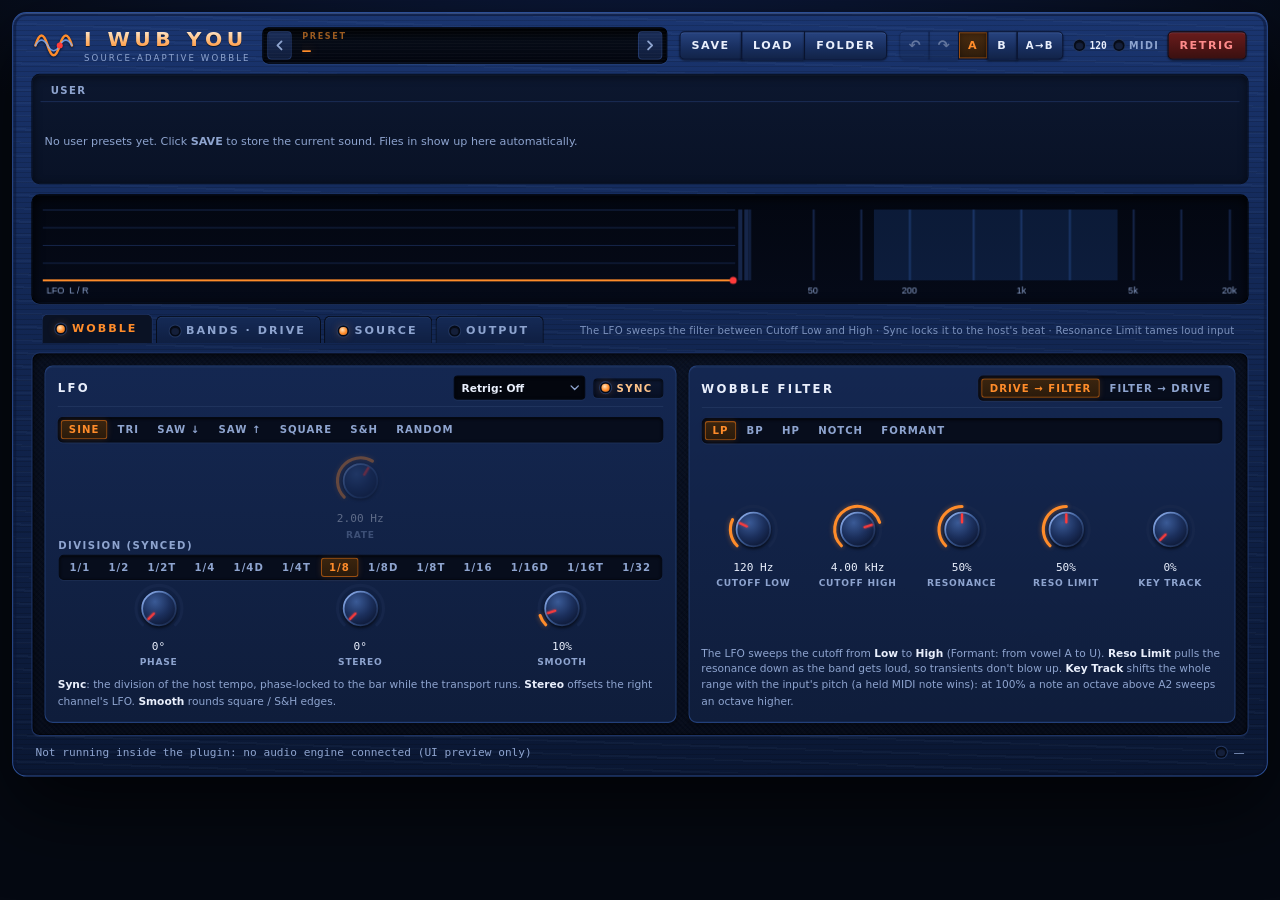
<file: vst/ui/index.html>
<!doctype html>
<html lang="en">
<head>
  <meta charset="utf-8">
  <meta name="viewport" content="width=device-width, initial-scale=1, minimum-scale=1, maximum-scale=1, user-scalable=no, viewport-fit=cover">
  <title>I Wub You</title>
  <link rel="stylesheet" href="css/style.css">
</head>
<body class="plugin">
  <!-- shared SVG defs: steel-blue knob face and rim -->
  <svg width="0" height="0" style="position:absolute" aria-hidden="true" focusable="false">
    <defs>
      <radialGradient id="knobFace" cx="38%" cy="30%" r="80%">
        <stop offset="0%" stop-color="#3a5a96"/>
        <stop offset="55%" stop-color="#1b2f5c"/>
        <stop offset="100%" stop-color="#0b1530"/>
      </radialGradient>
      <linearGradient id="knobRim" x1="0" y1="0" x2="1" y2="1">
        <stop offset="0%" stop-color="#9fc0ff"/>
        <stop offset="45%" stop-color="#3f5f9a"/>
        <stop offset="100%" stop-color="#101c3a"/>
      </linearGradient>
    </defs>
  </svg>

  <main class="synth">
    <header class="topbar">
      <div class="brand">
        <svg class="brand-logo" viewBox="0 0 40 34" aria-hidden="true">
          <path class="bl-wave" d="M2 17 C6 4, 10 4, 14 17 S22 30, 26 17 S34 4, 38 17"/>
          <path class="bl-wave2" d="M2 17 C6 10, 10 10, 14 17 S22 24, 26 17 S34 10, 38 17"/>
          <circle class="bl-dot" cx="26" cy="17" r="3"/>
        </svg>
        <div class="brand-text">
          <span class="brand-mark">I WUB YOU</span>
          <span class="brand-sub">SOURCE-ADAPTIVE WOBBLE</span>
        </div>
      </div>
      <div class="patch-display">
        <button id="preset-prev" type="button" class="pd-step" aria-label="Previous preset">
          <svg viewBox="0 0 12 12" aria-hidden="true"><path d="M8 2 4 6l4 4"/></svg>
        </button>
        <div class="pd-text">
          <span id="preset-cat" class="pd-label">PRESET</span>
          <span id="preset-name" class="pd-name"></span>
        </div>
        <button id="preset-next" type="button" class="pd-step" aria-label="Next preset">
          <svg viewBox="0 0 12 12" aria-hidden="true"><path d="m4 2 4 4-4 4"/></svg>
        </button>
      </div>
      <div class="preset-actions">
        <button id="preset-save" type="button" class="pd-btn">SAVE</button>
        <button id="preset-load" type="button" class="pd-btn">LOAD</button>
        <button id="preset-folder" type="button" class="pd-btn" title="Open the preset folder">FOLDER</button>
      </div>
      <div class="history">
        <button id="undo-btn" type="button" class="pd-btn icon" title="Undo (Ctrl+Z)" aria-label="Undo">&#8630;</button>
        <button id="redo-btn" type="button" class="pd-btn icon" title="Redo (Ctrl+Y)" aria-label="Redo">&#8631;</button>
        <button id="ab-a" type="button" class="pd-btn ab" title="Compare: setting A">A</button>
        <button id="ab-b" type="button" class="pd-btn ab" title="Compare: setting B">B</button>
        <button id="ab-copy" type="button" class="pd-btn ab-copy" title="Copy the current setting to the other slot">A&#8594;B</button>
      </div>
      <div class="top-controls">
        <label class="input-pick web-only">
          <span class="ctl-label">INPUT</span>
          <select id="input-select"><option value="tone">Test: sine bass</option></select>
        </label>
        <label class="tempo-pick web-only" title="Tempo for the synced LFO (the plugin takes the host's)">
          <span class="ctl-label">BPM</span>
          <input id="tempo-input" type="number" min="20" max="300" step="0.1" value="120">
        </label>
        <span class="indicator tempo" title="Host transport"><span class="led" id="play-led"></span><span id="bpm-readout">120</span></span>
        <span class="indicator" title="A MIDI note (retrigger / key tracking)"><span class="led" id="midi-led"></span>MIDI</span>
        <button id="retrig-btn" type="button" class="pd-btn retrig" title="Restart the LFO from phase 0">RETRIG</button>
      </div>
    </header>

    <section class="browser" aria-label="Presets">
      <div class="cat-tabs" id="cat-tabs" role="tablist"></div>
      <div class="preset-grid" id="preset-grid"></div>
    </section>

    <section class="scope-strip">
      <canvas id="scope" class="scope" width="1180" height="96" aria-label="LFO and cutoff display"></canvas>
    </section>

    <nav class="page-tabs" role="tablist" aria-label="Sections">
      <button type="button" class="page-tab" data-page="wobble" role="tab"><span class="led" id="wobble-led"></span>WOBBLE</button>
      <button type="button" class="page-tab" data-page="bands" role="tab"><span class="led" id="bands-led"></span>BANDS · DRIVE</button>
      <button type="button" class="page-tab" data-page="source" role="tab"><span class="led" id="source-led"></span>SOURCE</button>
      <button type="button" class="page-tab" data-page="output" role="tab"><span class="led" id="output-led"></span>OUTPUT</button>
      <span class="page-hint" id="page-hint"></span>
    </nav>
    <div class="pages">
      <div class="page" data-page="wobble">
        <section class="row wobble-row" id="wobble-row"></section>
      </div>
      <div class="page" data-page="bands">
        <section class="row bands-row-1" id="bands-row-1"></section>
        <section class="row bands-row-2" id="bands-row-2"></section>
      </div>
      <div class="page" data-page="source">
        <section class="row source-row" id="source-row"></section>
      </div>
      <div class="page" data-page="output">
        <section class="row output-row" id="output-row"></section>
      </div>
    </div>

    <footer class="statusbar">
      <span id="monitor" class="monitor">Connecting to plugin…</span>
      <span class="audio-status"><span class="led" id="audio-led"></span><span id="audio-info">—</span></span>
    </footer>
  </main>

  <div id="modal" class="modal hidden" role="dialog" aria-modal="true" aria-labelledby="modal-title">
    <div class="modal-card">
      <div id="modal-title" class="modal-title"></div>
      <div id="modal-body" class="modal-body"></div>
      <input id="modal-input" type="text" maxlength="60" spellcheck="false" autocomplete="off">
      <div class="modal-actions">
        <button id="modal-cancel" type="button" class="pd-btn">CANCEL</button>
        <button id="modal-ok" type="button" class="pd-btn primary">OK</button>
      </div>
    </div>
  </div>

  <script src="js/params.js"></script>
  <script src="js/engine-juce.js"></script>
  <script src="js/knob.js"></script>
  <script src="js/controls.js"></script>
  <script src="js/scope.js"></script>
  <script src="js/app.js"></script>
</body>
</html>
</file>
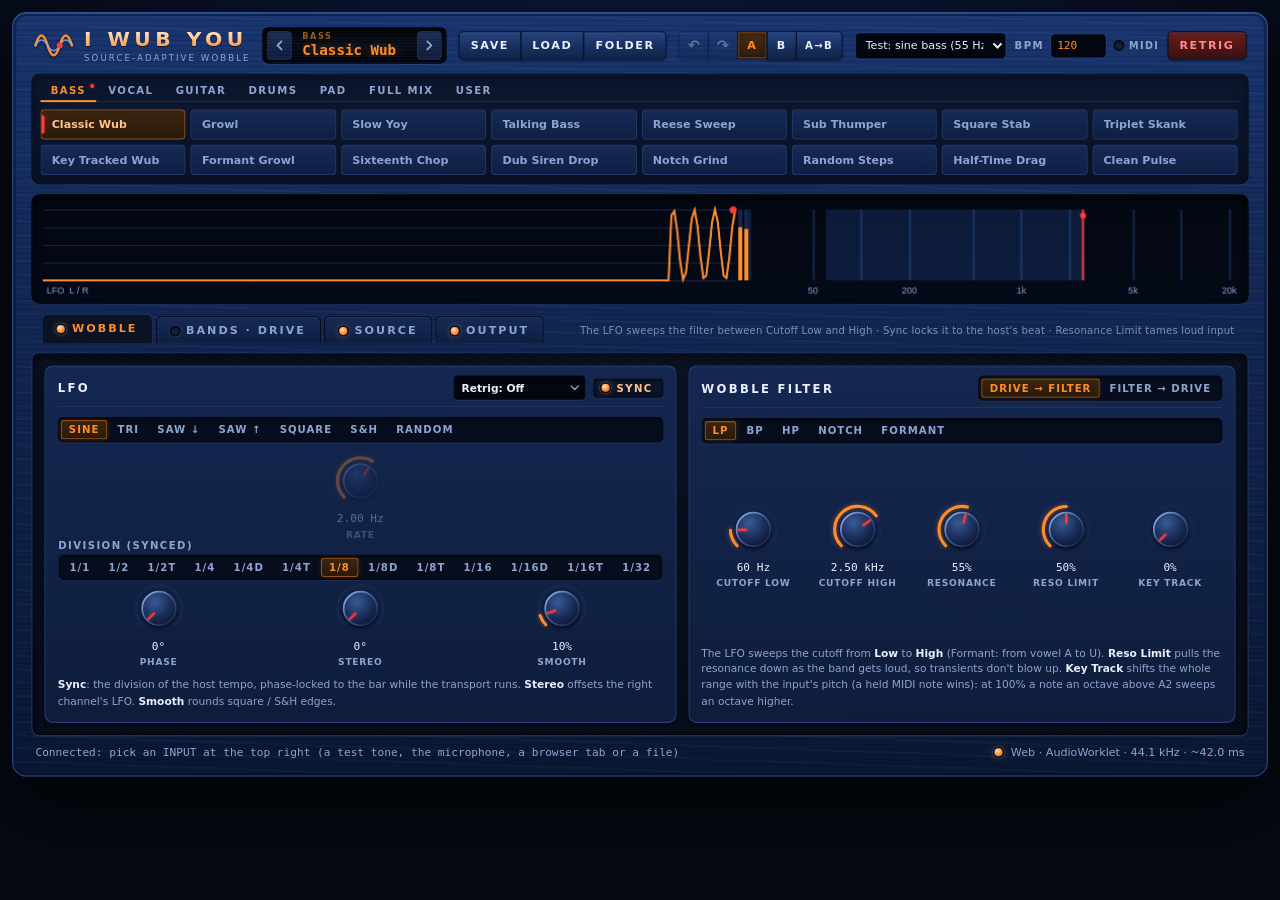
<file: vst/webhost/dev.html>
<!doctype html>
<!--
  Development page: the web build UNBUNDLED. Loads vst/ui (HTML, CSS, JS), the
  factory presets and the web host straight from the source files, so an edit
  only needs a page reload (no build-web.ps1).
  Open it with:  serve.ps1 -Dev   (serves vst/ and opens this page)
-->
<html lang="en">
<head>
  <meta charset="utf-8">
  <meta name="viewport" content="width=device-width, initial-scale=1">
  <title>I Wub You (dev)</title>
  <style>body { background: #050912; color: #8ea4cf; font: 14px system-ui, sans-serif; }</style>
</head>
<body>
  <p id="dev-status">Loading the UI from ../ui …</p>
  <script>
  (async function () {
    'use strict';
    const status = (t) => { const s = document.getElementById('dev-status'); if (s) s.textContent = t; };
    try {
      if (location.protocol === 'file:') throw new Error('open this page through serve.ps1 -Dev (browsers block loading files from file://)');
      const [indexHtml, factory] = await Promise.all([
        fetch('../ui/index.html', { cache: 'no-store' }).then(r => { if (!r.ok) throw new Error('../ui/index.html: ' + r.status); return r.text(); }),
        fetch('../presets/factory_presets.json', { cache: 'no-store' }).then(r => r.json()),
      ]);
      window.FACTORY_JSON = factory;
      const doc = new DOMParser().parseFromString(indexHtml, 'text/html');
      const scripts = [...doc.querySelectorAll('script[src]')].map(s => s.getAttribute('src'));
      doc.querySelectorAll('script').forEach(s => s.remove());
      const css = document.createElement('link');
      css.rel = 'stylesheet';
      css.href = '../ui/css/style.css';
      await new Promise((res) => { css.onload = css.onerror = res; document.head.appendChild(css); });
      document.body.innerHTML = doc.body.innerHTML;
      for (const a of doc.body.attributes) document.body.setAttribute(a.name, a.value);

      // same order as build-web.ps1: the web host goes in right before the bridge (engine-juce.js)
      const order = [];
      for (const src of scripts) {
        if (src.endsWith('engine-juce.js')) order.push('factory.js', 'dsp-worklet.js', 'web-host.js');
        order.push('../ui/' + src);
      }
      for (const src of order) {
        await new Promise((res, rej) => {
          const s = document.createElement('script');
          s.src = src + '?t=' + Date.now();
          s.onload = res;
          s.onerror = () => rej(new Error('could not load ' + src));
          document.body.appendChild(s);
        });
      }
      document.title = 'I Wub You (dev)';
    } catch (e) {
      status('Dev page failed: ' + (e.message || e));
      console.error(e);
    }
  })();
  </script>
</body>
</html>
</file>
<file: vst/ui/css/style.css>
/* ===========================================================================
   I Wub You: a deep-blue chassis with a darker control plate let into it,
   steel-blue hardware, orange lamps and value arcs, red for what is live:
   the filter cutoff, pointers, the wobble lamps and anything dangerous.
   Every colour is a token below; the class names belong to the widgets
   (knob.js, controls.js, scope.js) and to app.js, so a restyle stays here.
   Lettering: Bahnschrift (condensed, like an engraved panel) for labels and
   buttons, Segoe UI for prose, Cascadia Mono for readouts.
   =========================================================================== */
:root {
  --bg: #050912;
  --chassis-1: #142a5a;           /* blue chassis */
  --chassis-2: #0a1733;
  --chassis-edge: #2c4f96;
  --plate: #0a1224;               /* control plate */
  --plate-2: #070d1c;
  --plate-edge: #1c3263;
  --panel: #0f1d3b;               /* panels */
  --panel-2: #142751;
  --panel-edge: #23407a;
  --panel-edge-hi: #3a62b5;
  --screen: #03060e;
  --text: #e9effc;
  --muted: #8ea4cf;
  --faint: #4b6396;
  --blue: #3b82ff;                /* secondary accent: tracks, right-channel traces */
  --blue-hi: #7fb0ff;
  --accent: #ff8c2a;              /* orange: lamps, value arcs, the active tab */
  --accent-hi: #ffc48a;
  --accent-glow: rgba(255, 140, 42, 0.45);
  --accent-dim: #9a4f12;
  --accent-bg: #2a1a0a;
  --red: #ff3b3b;                 /* highlights: pointers, cutoff, wobbling lamps, danger */
  --red-hi: #ff8a8a;
  --red-glow: rgba(255, 59, 59, 0.45);
  --red-dim: #7a1c1c;
  --track: #16264a;
  --danger: #ff8a8a;
  --danger-bg: #2c1010;
  --danger-edge: #6a2222;
  --ok: #8cc28f;
  --scope-grid: #16264a;
  --scope-sweep: rgba(59, 130, 255, 0.16);
  --scope-band: rgba(255, 140, 42, 0.08);
  --sans: "Segoe UI Variable Text", "Segoe UI", system-ui, -apple-system, sans-serif;
  --label: "Bahnschrift", "Segoe UI Variable Small", "Segoe UI", system-ui, sans-serif;
  --mono: "Cascadia Mono", "Consolas", ui-monospace, monospace;
}

* { box-sizing: border-box; }
html, body { margin: 0; }
body {
  min-height: 100vh;
  background: radial-gradient(1400px 700px at 50% -20%, #0f2150 0%, var(--bg) 60%) var(--bg);
  color: var(--text);
  font-family: var(--sans);
  overflow: hidden;
  -webkit-font-smoothing: antialiased;
}
button { font-family: inherit; color: inherit; }

/* the console is laid out at a fixed size and scaled to fit the window (app.js fit()) */
.synth {
  position: absolute; left: 50%; top: 12px; transform-origin: top center;
  width: 1240px;
  /* brushed blue steel: a fine horizontal grain over a gradient, a lit top edge */
  background:
    repeating-linear-gradient(0deg, rgba(0, 0, 0, 0.14) 0 1px, transparent 1px 5px),
    repeating-linear-gradient(2deg, rgba(160, 200, 255, 0.035) 0 2px, transparent 2px 13px),
    linear-gradient(180deg, #1a3570 0%, var(--chassis-1) 28%, var(--chassis-2) 100%);
  border: 1px solid var(--chassis-edge);
  border-radius: 14px;
  padding: 14px 18px 16px;
  box-shadow: 0 30px 80px rgba(0, 0, 0, 0.7), inset 0 1px 0 rgba(170, 200, 255, 0.22),
              inset 0 0 0 3px rgba(10, 20, 50, 0.5), inset 0 -2px 0 rgba(0, 0, 0, 0.4);
  display: flex; flex-direction: column; gap: 10px;
  user-select: none;
}

/* ------------------------------------------------------------- lettering --- */
.ctl-label, .panel-title, .knob-label, .pd-label, .indicator, .cat-tab, .page-tab, .seg button, .power, .pd-btn,
.phase-tag, .modal-title, .strip-title, .meter-db, .sub-title, .detected {
  font-family: var(--label); font-stretch: semi-condensed;
}
.ctl-label, .knob-label, .pd-label {
  font-size: 10px; letter-spacing: 0.14em; text-transform: uppercase; color: var(--muted); font-weight: 600;
}
.panel-title { font-size: 11.5px; letter-spacing: 0.2em; text-transform: uppercase; color: var(--text); font-weight: 700; white-space: nowrap; }

/* ---------------------------------------------------------------- lamps --- */
.led {
  display: inline-block; width: 8px; height: 8px; border-radius: 50%;
  background: #141f3a;
  box-shadow: inset 0 1px 1px rgba(0, 0, 0, 0.7), 0 0 0 1.5px #050a16, 0 0 0 2.5px #22365f;
  flex: none; transition: background 60ms, box-shadow 60ms;
}
.led.on, .power.on .led {
  background: radial-gradient(circle at 40% 35%, #ffe0b8, var(--accent) 55%, #c9641c);
  box-shadow: 0 0 0 1.5px #050a16, 0 0 0 2.5px #22365f, 0 0 9px var(--accent-glow), 0 0 3px var(--accent);
}
.led.red.on, .power.wob.on .led {
  background: radial-gradient(circle at 40% 35%, #ffd0d0, var(--red) 55%, #b01c1c);
  box-shadow: 0 0 0 1.5px #050a16, 0 0 0 2.5px #22365f, 0 0 9px var(--red-glow), 0 0 3px var(--red);
}

/* -------------------------------------------------------------- top bar --- */
.topbar { display: flex; align-items: center; gap: 12px; flex-wrap: nowrap; padding: 0 2px; }
.brand { display: flex; align-items: center; gap: 10px; line-height: 1.1; flex: none; }
.brand-logo { width: 40px; height: 34px; flex: none; filter: drop-shadow(0 1px 1px rgba(0, 0, 0, 0.6)); }
.brand-logo .bl-wave { fill: none; stroke: var(--accent); stroke-width: 2.6; stroke-linecap: round; }
.brand-logo .bl-wave2 { fill: none; stroke: var(--blue-hi); stroke-width: 1.6; stroke-linecap: round; opacity: 0.8; }
.brand-logo .bl-dot { fill: var(--red); }
.brand-text { display: flex; flex-direction: column; white-space: nowrap; }
.brand-mark {
  font-family: var(--label); font-size: 20px; font-weight: 700; letter-spacing: 0.22em;
  background: linear-gradient(180deg, #fff3e4 0%, var(--accent-hi) 45%, var(--accent) 100%);
  -webkit-background-clip: text; background-clip: text; color: transparent;
  filter: drop-shadow(0 1px 0 rgba(0, 0, 0, 0.55));
}
.brand-sub { font-family: var(--label); font-stretch: semi-condensed; font-size: 8.5px; letter-spacing: 0.24em; color: var(--muted); margin-top: 3px; }

/* the preset display: an orange LCD behind glass */
.patch-display {
  position: relative; flex: 1; min-width: 120px; height: 36px; display: flex; align-items: center; gap: 4px;
  background: linear-gradient(180deg, #020408, #060b16 40%, #030610); border: 1px solid #000; border-radius: 6px; padding: 3px 4px;
  box-shadow: inset 0 2px 8px rgba(0, 0, 0, 0.9), 0 1px 0 rgba(170, 200, 255, 0.08);
}
.patch-display::after {
  content: ""; position: absolute; inset: 0; border-radius: 6px; pointer-events: none;
  background: repeating-linear-gradient(180deg, rgba(255, 255, 255, 0.025) 0 1px, transparent 1px 3px);
}
.pd-text { flex: 1; min-width: 0; display: flex; flex-direction: column; justify-content: center; padding: 0 6px; line-height: 1.1; }
.pd-label { font-size: 8px; color: #9a5a1f; letter-spacing: 0.2em; }
.pd-name {
  font-family: var(--mono); color: var(--accent); font-size: 14px; font-weight: 600; text-shadow: 0 0 10px var(--accent-glow);
  white-space: nowrap; overflow: hidden; text-overflow: ellipsis;
}
.pd-step {
  flex: none; width: 24px; height: 28px; padding: 0; display: flex; align-items: center; justify-content: center;
  background: linear-gradient(180deg, #1a2d58, #0f1c3a); border: 1px solid #22386a; border-radius: 4px; cursor: pointer;
}
.pd-step svg { width: 12px; height: 12px; fill: none; stroke: var(--muted); stroke-width: 1.8; stroke-linecap: round; stroke-linejoin: round; }
.pd-step:hover svg { stroke: var(--accent); }
.pd-step:active { transform: translateY(1px); }

/* buttons: dark blue bakelite with a lit top edge; groups are joined into one bar */
.pd-btn {
  background: linear-gradient(180deg, #27437f 0%, #182e5e 60%, #122449 100%); border: 1px solid #0a1430; border-radius: 5px;
  height: 28px; padding: 0 11px; font-size: 11px; font-weight: 700; letter-spacing: 0.14em; color: var(--text); cursor: pointer;
  box-shadow: inset 0 1px 0 rgba(170, 200, 255, 0.16), 0 1px 2px rgba(0, 0, 0, 0.6);
}
.pd-btn:hover { background: linear-gradient(180deg, #30529a, #1d3870 60%, #162b58); }
.pd-btn:active { box-shadow: inset 0 2px 4px rgba(0, 0, 0, 0.6); transform: translateY(1px); }
.pd-btn:disabled { opacity: 0.35; cursor: default; }
.pd-btn.primary { background: linear-gradient(180deg, #5a3110, #351c08); border-color: var(--accent-dim); color: var(--accent); }
.pd-btn.primary:hover { border-color: var(--accent); }
.pd-btn.danger { background: var(--danger-bg); border-color: var(--danger-edge); color: var(--danger); }
.preset-actions, .history { display: flex; }
.preset-actions .pd-btn, .history .pd-btn { border-radius: 0; margin-left: -1px; }
.preset-actions .pd-btn:first-child, .history .pd-btn:first-child { border-radius: 5px 0 0 5px; margin-left: 0; }
.preset-actions .pd-btn:last-child, .history .pd-btn:last-child { border-radius: 0 5px 5px 0; }
.pd-btn.icon { padding: 0 8px; font-size: 14px; letter-spacing: 0; font-family: var(--sans); }
.pd-btn.ab { padding: 0 9px; }
.pd-btn.ab.on { color: var(--accent); background: linear-gradient(180deg, #4a2c10, #2f1d0c); box-shadow: inset 0 0 0 1px var(--accent-dim), inset 0 1px 6px rgba(0, 0, 0, 0.5); }
.pd-btn.ab-copy { padding: 0 8px; font-size: 10px; }
.pd-btn.small { height: 22px; padding: 0 9px; font-size: 9.5px; }
.pd-btn.retrig { background: linear-gradient(180deg, #6a1c1c, #3a1010); border-color: #1a0606; color: var(--red-hi); }
.pd-btn.retrig:hover { background: linear-gradient(180deg, #7e2323, #461414); }
.top-controls { display: flex; align-items: center; gap: 8px; flex: none; }
.input-pick, .tempo-pick { display: flex; align-items: center; gap: 6px; }
.input-pick select, .tempo-pick input { background: var(--screen); color: var(--text); border: 1px solid var(--panel-edge); border-radius: 5px; padding: 5px 6px; font: 11px var(--sans); max-width: 150px; }
.tempo-pick input { width: 56px; font-family: var(--mono); color: var(--accent); }
/* the web build adds the INPUT picker and the BPM field: drop the INPUT label and the BPM readout (the field shows it) */
body.web .input-pick .ctl-label, body.web .indicator.tempo { display: none; }
body:not(.web) .web-only { display: none; }
.indicator { display: flex; align-items: center; gap: 6px; font-size: 9.5px; letter-spacing: 0.14em; color: var(--muted); font-weight: 600; }
#bpm-readout { font-family: var(--mono); color: var(--text); letter-spacing: 0; }

/* ======================================================== preset browser === */
.browser {
  background: linear-gradient(180deg, #0c172f, #091226); border: 1px solid #060c1a; border-radius: 8px; padding: 4px 8px 8px;
  display: flex; flex-direction: column; gap: 7px;
  box-shadow: inset 0 1px 0 rgba(170, 200, 255, 0.04), inset 0 2px 8px rgba(0, 0, 0, 0.5);
}
.cat-tabs { display: flex; flex-wrap: wrap; gap: 2px; border-bottom: 1px solid #1a2c55; }
.cat-tab {
  position: relative; background: transparent; border: none; border-bottom: 2px solid transparent; margin-bottom: -1px; padding: 6px 10px 4px;
  font-size: 10px; font-weight: 700; letter-spacing: 0.14em; text-transform: uppercase; color: var(--muted); cursor: pointer;
}
.cat-tab:hover { color: var(--text); }
.cat-tab.active { color: var(--accent); border-bottom-color: var(--accent); }
.cat-tab.has-current::after { content: ""; position: absolute; top: 5px; right: 2px; width: 4px; height: 4px; border-radius: 50%; background: var(--red); box-shadow: 0 0 4px var(--red-glow); }
/* 16 presets per category: 8 columns x 2 rows, all visible; more (user presets) scroll */
.preset-grid { display: grid; grid-template-columns: repeat(8, minmax(0, 1fr)); grid-auto-rows: 30px; gap: 5px; height: 65px; overflow-y: auto; padding-right: 2px; }
.preset-btn {
  position: relative; display: flex; align-items: center; padding: 0 18px 0 10px;
  background: linear-gradient(180deg, #152a56, #0f1f42); border: 1px solid #22386a; border-radius: 4px;
  font-size: 11px; font-weight: 600; text-align: left; cursor: pointer; min-width: 0; color: var(--muted);
  box-shadow: inset 0 1px 0 rgba(170, 200, 255, 0.05);
}
.preset-btn::before { content: ""; position: absolute; left: 0; top: 5px; bottom: 5px; width: 3px; border-radius: 0 2px 2px 0; background: transparent; }
.preset-btn:hover { border-color: var(--panel-edge-hi); color: var(--text); }
.preset-btn:active { transform: translateY(1px); }
.preset-btn.selected { border-color: var(--accent-dim); background: linear-gradient(180deg, #3a2410, #2a1a0c); color: var(--accent-hi); }
.preset-btn.selected::before { background: var(--red); box-shadow: 0 0 6px var(--red-glow); }
.pb-name { white-space: nowrap; overflow: hidden; text-overflow: ellipsis; }
.pb-del { position: absolute; right: 4px; top: 50%; transform: translateY(-50%); width: 18px; height: 18px; line-height: 17px; text-align: center; border-radius: 4px; color: var(--muted); font-size: 14px; opacity: 0; }
.preset-btn:hover .pb-del { opacity: 1; }
.pb-del:hover { background: #3c1414; color: var(--danger); }
.grid-empty { grid-column: 1 / -1; grid-row: 1 / 3; align-self: center; font-size: 11px; color: var(--muted); line-height: 1.5; padding: 0 4px; }
.path { font-family: var(--mono); color: var(--text); font-size: 11px; word-break: break-all; }
.preset-grid::-webkit-scrollbar { width: 6px; }
.preset-grid::-webkit-scrollbar-thumb { background: #2c4a86; border-radius: 3px; }

/* ================================================================ scope ==== */
.scope-strip {
  background: linear-gradient(180deg, #030711, #050a18); border: 1px solid #000; border-radius: 8px; padding: 6px 10px 4px;
  box-shadow: inset 0 2px 10px rgba(0, 0, 0, 0.9), 0 1px 0 rgba(170, 200, 255, 0.07);
}
.scope { display: block; width: 100%; height: 96px; }

/* ================================================= page tabs + the plate === */
.page-tabs { display: flex; align-items: flex-end; gap: 3px; padding: 0 10px; margin-bottom: -1px; position: relative; z-index: 1; }
.page-tab {
  display: flex; align-items: center; gap: 7px; border: 1px solid #060c1a; border-bottom: none; border-radius: 6px 6px 0 0;
  background: linear-gradient(180deg, #152a56, #0f1f42); padding: 7px 14px 6px; font-size: 11px; font-weight: 700; letter-spacing: 0.18em;
  color: var(--muted); cursor: pointer; white-space: nowrap; flex: none; box-shadow: inset 0 1px 0 rgba(170, 200, 255, 0.08);
}
.page-tab:hover { color: var(--text); }
.page-tab.active { color: var(--accent); background: var(--plate); border-color: var(--plate-edge); padding-bottom: 8px; box-shadow: none; }
.page-hint { margin-left: auto; font-family: var(--sans); font-size: 10px; color: var(--muted); opacity: 0.85; letter-spacing: 0.02em; padding: 0 4px 7px 10px; min-width: 0; white-space: nowrap; overflow: hidden; text-overflow: ellipsis; }
/* the plate: dark blue, let into the chassis; every page fills it */
.pages {
  display: grid; padding: 12px; border: 1px solid var(--plate-edge); border-radius: 8px;
  background:
    repeating-linear-gradient(45deg, rgba(255, 255, 255, 0.012) 0 2px, transparent 2px 4px),
    repeating-linear-gradient(-45deg, rgba(0, 0, 0, 0.12) 0 1px, transparent 1px 3px),
    radial-gradient(120% 90% at 50% 0%, var(--plate) 0%, var(--plate-2) 100%);
  box-shadow: inset 0 2px 10px rgba(0, 0, 0, 0.75), inset 0 0 0 1px rgba(0, 0, 0, 0.5), 0 1px 0 rgba(170, 200, 255, 0.07);
  min-height: 300px;
}
.page { grid-area: 1 / 1; display: flex; flex-direction: column; gap: 12px; min-width: 0; }
.page:not(.active) { visibility: hidden; pointer-events: none; }

/* --------------------------------------------------------------- panels --- */
.row { display: grid; gap: 12px; flex: 1 1 auto; }
.wobble-row { grid-template-columns: minmax(0, 1.5fr) minmax(0, 1.3fr); }
.bands-row-1 { grid-template-columns: minmax(0, 1fr); }
.bands-row-2 { grid-template-columns: repeat(3, minmax(0, 1fr)); }
.source-row { grid-template-columns: minmax(0, 1fr) minmax(0, 1.4fr) minmax(0, 1fr); }
.output-row { grid-template-columns: minmax(0, 1fr) minmax(0, 1.3fr) minmax(0, 0.9fr); }
.panel {
  background: linear-gradient(180deg, var(--panel-2), var(--panel)); border: 1px solid var(--panel-edge); border-radius: 8px;
  padding: 9px 12px 12px; display: flex; flex-direction: column; gap: 10px; min-width: 0;
  box-shadow: inset 0 1px 0 rgba(170, 200, 255, 0.07), 0 2px 6px rgba(0, 0, 0, 0.45); transition: opacity 150ms;
}
.panel.off .knob-row, .panel.off .field-grid, .panel.off .switch-row, .panel.off .seg { opacity: 0.4; }
.panel.inactive { opacity: 0.45; }
.panel-head {
  display: flex; align-items: center; justify-content: space-between; gap: 8px; min-height: 26px;
  padding-bottom: 6px; border-bottom: 1px solid rgba(170, 200, 255, 0.08);
}
.panel-head .seg, .panel-head .param-select { flex: none; }
.panel-head .param-select { width: auto; min-width: 120px; }
.panel-head .head-group { display: flex; align-items: center; gap: 8px; min-width: 0; margin-left: auto; }
.phase-tag {
  font-size: 8.5px; font-weight: 700; letter-spacing: 0.14em; color: var(--faint); border: 1px solid var(--panel-edge);
  border-radius: 4px; padding: 1px 5px; white-space: nowrap;
}
.power {
  display: flex; align-items: center; gap: 7px; background: linear-gradient(180deg, #0c1730, #081024); border: 1px solid #050a16; border-radius: 4px;
  padding: 3px 9px 3px 7px; font-size: 10px; letter-spacing: 0.14em; font-weight: 700; color: var(--muted); cursor: pointer; white-space: nowrap;
  box-shadow: inset 0 1px 3px rgba(0, 0, 0, 0.7), 0 1px 0 rgba(170, 200, 255, 0.06);
}
.power:hover { color: var(--text); }
.power.on { color: var(--accent-hi); }
.power.wob.on { color: var(--red-hi); }
.panel-note { font-size: 10.5px; color: var(--muted); line-height: 1.5; }
.sub-title { font-size: 10px; letter-spacing: 0.18em; text-transform: uppercase; color: var(--muted); font-weight: 700; padding-top: 4px; border-top: 1px solid rgba(170, 200, 255, 0.08); }
.panel-note b { color: var(--text); font-weight: 600; }
.detected { font-size: 10px; letter-spacing: 0.14em; color: var(--muted); font-weight: 700; display: flex; align-items: center; gap: 6px; }
.detected b { color: var(--accent); font-weight: 700; font-family: var(--mono); letter-spacing: 0; }
.detected b.hot { color: var(--red-hi); text-shadow: 0 0 6px var(--red-glow); }
.mini-meter { width: 44px; height: 6px; background: #03060e; border: 1px solid #000; border-radius: 3px; overflow: hidden; box-shadow: inset 0 1px 2px rgba(0, 0, 0, 0.8); }
.mini-meter > div { height: 100%; width: 0; background: linear-gradient(90deg, var(--accent-dim), var(--accent)); transition: width 60ms linear; }

/* ---------------------------------------------------------------- knobs --- */
.knob-row { display: flex; justify-content: space-around; align-items: flex-start; align-content: center; gap: 0; flex-wrap: wrap; flex: 1 1 auto; }
.knob-row.left { justify-content: flex-start; }
.knob { display: flex; flex-direction: column; align-items: center; gap: 3px; width: 60px; }
.knob-svg { width: 56px; height: 56px; cursor: ns-resize; touch-action: none; outline: none; overflow: visible; }
.knob-svg:focus-visible .k-face { stroke: var(--accent); }
.k-track { fill: none; stroke: var(--track); stroke-width: 3.5; stroke-linecap: round; }
.k-value { fill: none; stroke: var(--accent); stroke-width: 3.5; stroke-linecap: round; filter: drop-shadow(0 0 3px var(--accent-glow)); }
.k-tick { fill: var(--faint); }
.k-face { fill: url(#knobFace); stroke: url(#knobRim); stroke-width: 2; filter: drop-shadow(0 2px 2px rgba(0, 0, 0, 0.65)); }
.k-pointer { stroke: var(--red); stroke-width: 2.6; stroke-linecap: round; filter: drop-shadow(0 0 2px var(--red-glow)); }
.knob:hover .k-track { stroke: #22386a; }
.knob-value { font-family: var(--mono); font-size: 11px; color: var(--text); min-height: 14px; white-space: nowrap; }
.knob.active .knob-value { color: var(--accent); text-shadow: 0 0 6px var(--accent-glow); }
.knob-label { font-size: 9px; letter-spacing: 0.08em; white-space: nowrap; }

/* -------------------------------------------------- switches / choices ---- */
.switch-row { display: flex; align-items: center; justify-content: space-between; gap: 6px; flex-wrap: wrap; }
.switch-row.left { justify-content: flex-start; gap: 10px; }
.seg {
  display: inline-flex; background: #070d1c; border: 1px solid #040812; border-radius: 5px; padding: 2px; gap: 2px; flex-wrap: wrap;
  box-shadow: inset 0 1px 3px rgba(0, 0, 0, 0.7), 0 1px 0 rgba(170, 200, 255, 0.06);
}
.seg button { background: transparent; border: none; border-radius: 3px; padding: 4px 8px; font-size: 10px; font-weight: 700; letter-spacing: 0.1em; white-space: nowrap; text-transform: uppercase; color: var(--muted); cursor: pointer; }
.seg button:not(:disabled):hover { color: var(--text); }
.seg button:disabled { opacity: 0.3; cursor: default; }
.seg button.on { background: linear-gradient(180deg, #3b250f, #2a1a0b); color: var(--accent); box-shadow: inset 0 0 0 1px var(--accent-dim), 0 0 6px rgba(255, 140, 42, 0.15); }
.seg button:focus-visible { outline: 1px solid var(--accent); }
.param-select {
  min-width: 0; width: 100%; appearance: none; -webkit-appearance: none;
  background: var(--screen) url("data:image/svg+xml,%3Csvg xmlns='http://www.w3.org/2000/svg' viewBox='0 0 10 6'%3E%3Cpath d='M1 1l4 4 4-4' fill='none' stroke='%238ea4cf' stroke-width='1.5' stroke-linecap='round'/%3E%3C/svg%3E") no-repeat right 5px center / 9px 6px;
  color: var(--text); border: 1px solid #040812; border-radius: 4px; padding: 5px 17px 5px 7px; font: 600 10.5px var(--sans); cursor: pointer;
  box-shadow: inset 0 1px 3px rgba(0, 0, 0, 0.7), 0 1px 0 rgba(170, 200, 255, 0.06);
}
.param-select:hover { color: var(--text); border-color: var(--panel-edge-hi); }
.param-select:focus-visible { outline: 1px solid var(--accent); }
.field { display: flex; flex-direction: column; gap: 4px; min-width: 0; }
.field-grid { display: grid; grid-template-columns: 1fr 1fr; gap: 8px 10px; align-items: end; }
.field-grid.three { grid-template-columns: 1fr 1fr 1fr; }

/* --------------------------------------------------------------- meters --- */
.meter-row { display: flex; gap: 16px; justify-content: center; align-items: flex-end; flex: 1 1 auto; }
.meter { display: flex; flex-direction: column; align-items: center; gap: 4px; }
.meter-well { position: relative; width: 14px; height: 110px; background: #03060e; border: 1px solid #000; border-radius: 3px; overflow: hidden; box-shadow: inset 0 1px 4px rgba(0, 0, 0, 0.9); }
.meter-fill { position: absolute; left: 0; right: 0; bottom: 0; height: 0; background: linear-gradient(180deg, var(--red) 0%, var(--accent) 12%, var(--accent) 70%, var(--blue) 100%); transition: height 40ms linear; }
.meter-peak { position: absolute; left: 0; right: 0; bottom: 0; height: 2px; background: var(--accent-hi); }
.meter-peak.hot { background: var(--red); box-shadow: 0 0 4px var(--red-glow); }
.meter-db { font-family: var(--mono); font-size: 10px; color: var(--muted); min-width: 24px; text-align: center; }

/* --------------------------------------------------------- band strips --- */
.strip-title { font-size: 11px; letter-spacing: 0.22em; font-weight: 700; color: var(--text); }
.strip-range { font-family: var(--mono); font-size: 10px; color: var(--muted); letter-spacing: 0; }
.panel.wobbling .strip-title { color: var(--red-hi); text-shadow: 0 0 8px var(--red-glow); }

/* ------------------------------------------------------------ statusbar --- */
.statusbar { display: flex; justify-content: space-between; align-items: center; gap: 12px; font-size: 11px; color: var(--muted); padding: 0 4px; }
.monitor { font-family: var(--mono); white-space: nowrap; overflow: hidden; text-overflow: ellipsis; }
.audio-status { display: flex; align-items: center; gap: 8px; white-space: nowrap; }

/* ---------------------------------------------------------------- modal --- */
.modal { position: fixed; inset: 0; background: rgba(0, 0, 0, 0.6); display: flex; align-items: center; justify-content: center; z-index: 10; }
.modal.hidden { display: none; }
.modal-card { width: 380px; background: linear-gradient(180deg, var(--panel-2), var(--panel)); border: 1px solid var(--panel-edge-hi); border-radius: 10px; padding: 18px; display: flex; flex-direction: column; gap: 12px; box-shadow: 0 20px 60px rgba(0, 0, 0, 0.7), inset 0 1px 0 rgba(170, 200, 255, 0.08); }
.modal-title { font-size: 13px; font-weight: 700; letter-spacing: 0.16em; text-transform: uppercase; color: var(--accent); }
.modal-body { font-size: 12px; color: var(--muted); line-height: 1.5; }
.modal-body b { color: var(--text); }
#modal-input { background: var(--screen); border: 1px solid var(--panel-edge); border-radius: 6px; color: var(--text); font: 14px var(--sans); padding: 8px 10px; outline: none; box-shadow: inset 0 1px 4px rgba(0, 0, 0, 0.8); }
#modal-input:focus { border-color: var(--accent-dim); }
.modal-actions { display: flex; justify-content: flex-end; gap: 8px; }
</file>
